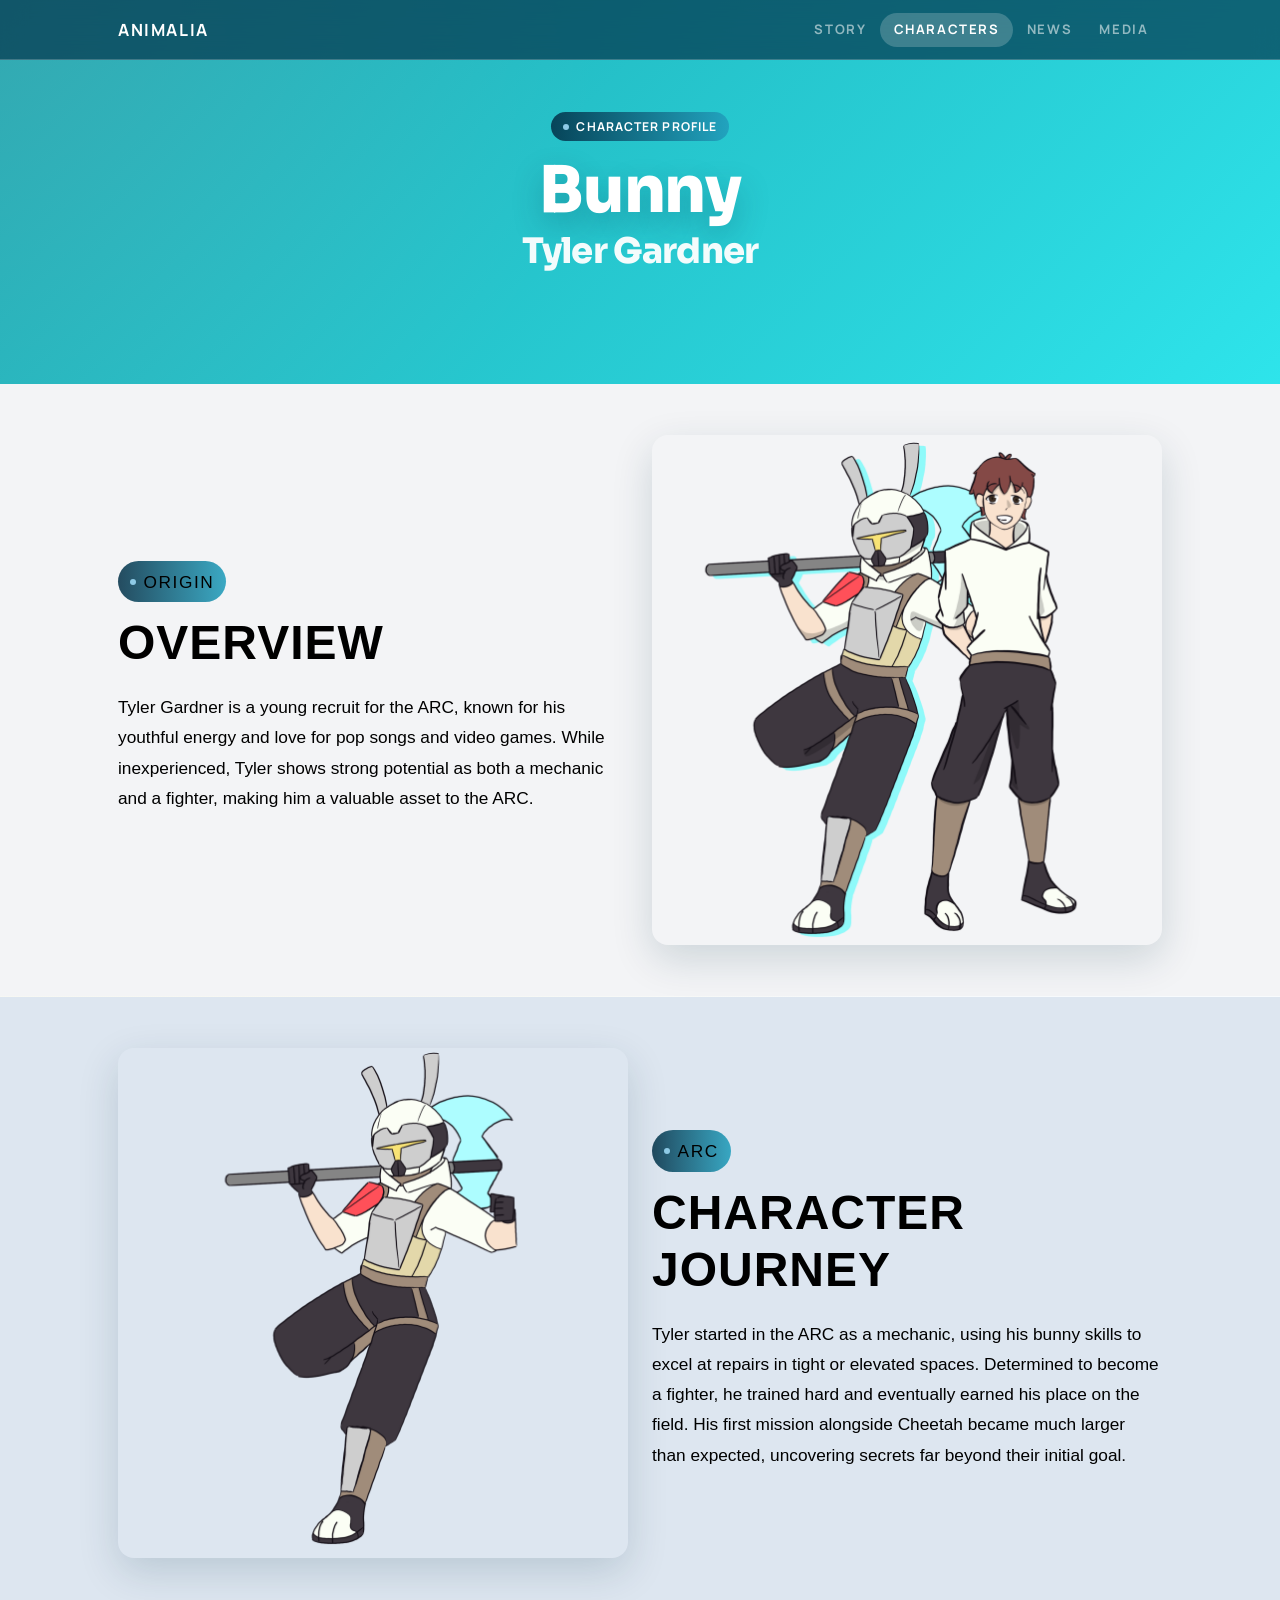
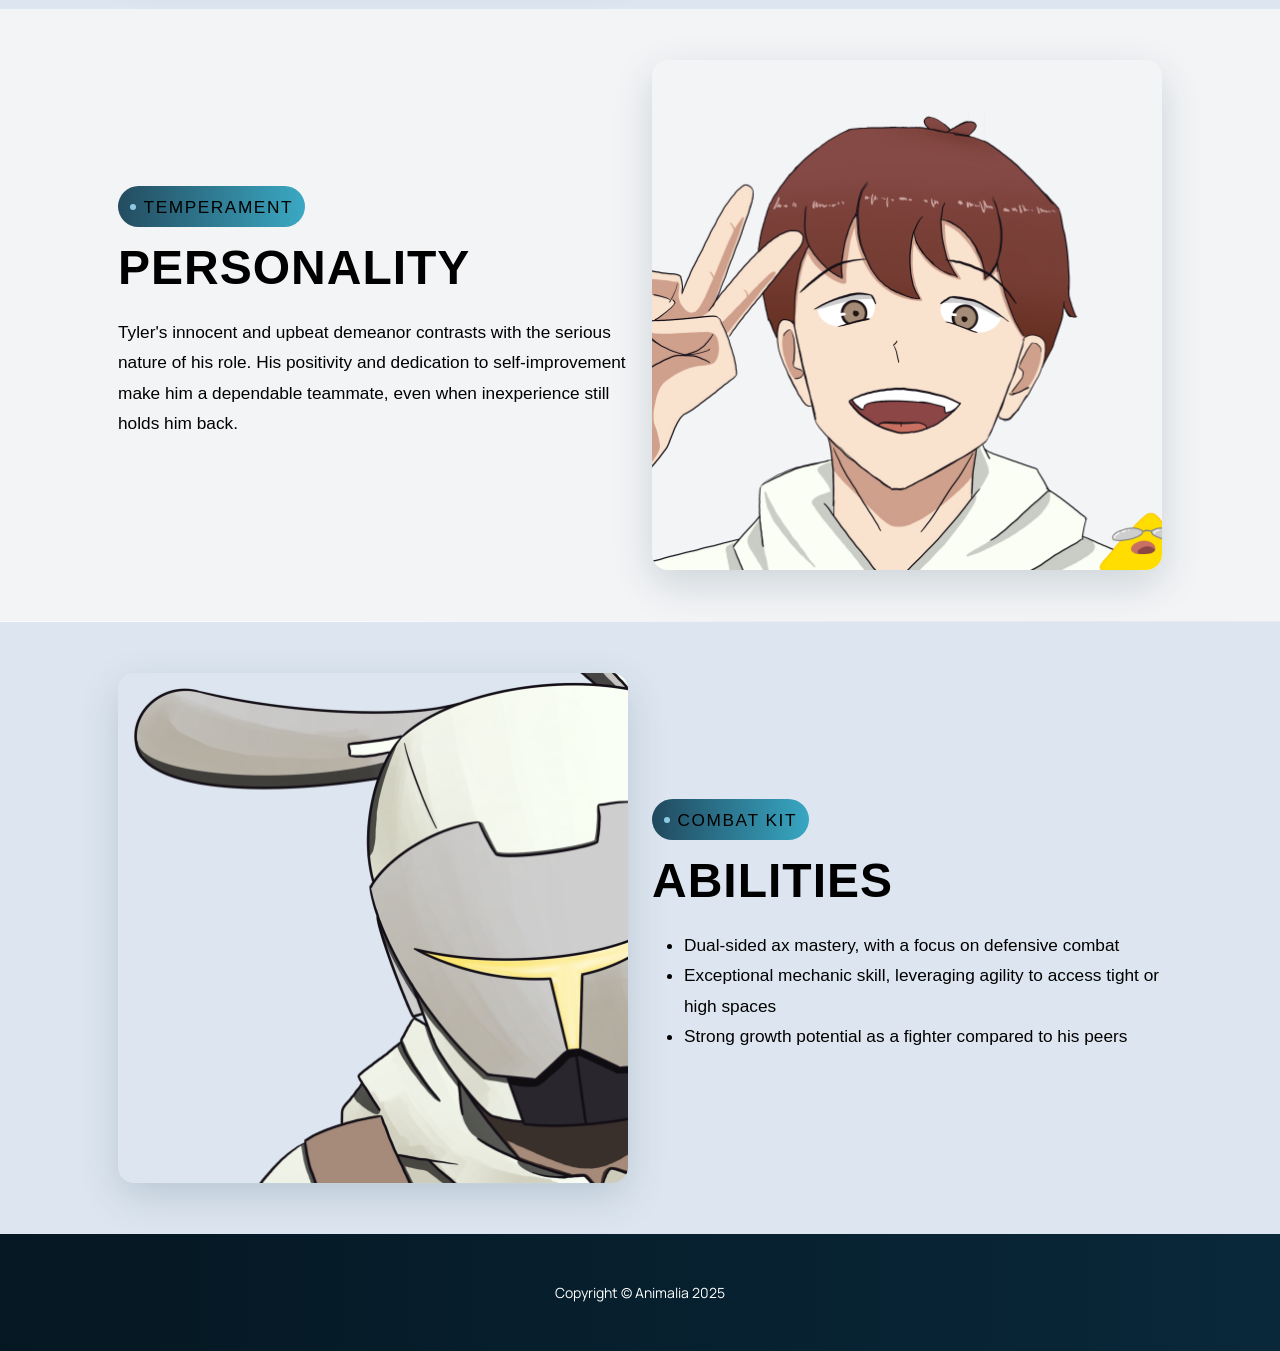
<file: bunny.html>
<!DOCTYPE html>
<html lang="en">
<head>
    <meta charset="UTF-8">
    <meta name="viewport" content="width=device-width, initial-scale=1.0">
    <meta name="theme-color" content="#023047" />
    <title>Bunny - Animalia Character Showcase</title>
    <link rel="icon" type="image/x-icon" href="assets/favicon.ico" />
    <link rel="preconnect" href="https://fonts.googleapis.com" />
    <link rel="preconnect" href="https://fonts.gstatic.com" crossorigin />
    <link rel="stylesheet" href="css/styles.css">
</head>
<body class="character-page bunny-page characters-page">
<nav class="navbar navbar-expand-lg navbar-dark navbar-custom fixed-top">
    <div class="container px-5">
        <a class="navbar-brand" href="index.html">Animalia</a>
        <button class="navbar-toggler" type="button" data-bs-toggle="collapse" data-bs-target="#navbarResponsive" aria-controls="navbarResponsive" aria-expanded="false" aria-label="Toggle navigation">
            <span class="navbar-toggler-icon"></span>
        </button>
        <div class="collapse navbar-collapse" id="navbarResponsive">
            <ul class="navbar-nav ms-auto">
                <li class="nav-item"><a class="nav-link" href="index.html">Story</a></li>
                <li class="nav-item"><a class="nav-link active" href="characters.html" aria-current="page">Characters</a></li>
                <li class="nav-item"><a class="nav-link" href="news.html">News</a></li>
                <li class="nav-item"><a class="nav-link" href="media.html">Media</a></li>
            </ul>
        </div>
    </div>
</nav>
<header class="masthead text-center text-white">
    <div class="masthead-content">
        <div class="container px-5">
            <p class="eyebrow">Character Profile</p>
            <h1 class="masthead-heading mb-0">Bunny</h1>
            <h2 class="masthead-subheading mb-0">Tyler Gardner</h2>
        </div>
    </div>
</header>
<section class="section bg-cheetah-overview" id="overview" style="background-color: #F3F4F6">
    <div class="container px-5">
        <div class="row align-items-center">
            <div class="col-md-6">
                <p class="eyebrow">Origin</p>
                <h2>Overview</h2>
                <p>Tyler Gardner is a young recruit for the ARC, known for his youthful energy and love for pop songs and video games. While inexperienced, Tyler shows strong potential as both a mechanic and a fighter, making him a valuable asset to the ARC.</p>
            </div>
            <div class="col-md-6">
                <img src="assets/img/bunnytyler.png" alt="Tyler Gardner portrait" class="img-fluid rounded" loading="lazy" decoding="async">
            </div>
        </div>
    </div>
</section>
<section class="section bg-cheetah-journey" id="journey" style="background-color: #DDE6F0">
    <div class="container px-5">
        <div class="row align-items-center">
            <div class="col-md-6">
                <img src="assets/img/bunny.png" alt="Bunny combat render" class="img-fluid rounded" loading="lazy" decoding="async">
            </div>
            <div class="col-md-6">
                <p class="eyebrow">Arc</p>
                <h2>Character Journey</h2>
                <p>Tyler started in the ARC as a mechanic, using his bunny skills to excel at repairs in tight or elevated spaces. Determined to become a fighter, he trained hard and eventually earned his place on the field. His first mission alongside Cheetah became much larger than expected, uncovering secrets far beyond their initial goal.</p>
            </div>
        </div>
    </div>
</section>
<section class="section bg-bunny-personality" id="personality" style="background-color: #F3F4F6">
    <div class="container px-5">
        <div class="row align-items-center">
            <div class="col-md-6">
                <p class="eyebrow">Temperament</p>
                <h2>Personality</h2>
                <p>Tyler's innocent and upbeat demeanor contrasts with the serious nature of his role. His positivity and dedication to self-improvement make him a dependable teammate, even when inexperience still holds him back.</p>
            </div>
            <div class="col-md-6">
                <img src="assets/img/bunnypers.png" alt="Bunny personality concept art" class="img-fluid rounded" loading="lazy" decoding="async">
            </div>
        </div>
    </div>
</section>
<section class="section bg-cheetah-abilities" id="abilities" style="background-color: #DDE6F0">
    <div class="container px-5">
        <div class="row align-items-center">
            <div class="col-md-6">
                <img src="assets/img/bunnyabilities.png" alt="Bunny abilities visual" class="img-fluid rounded" loading="lazy" decoding="async">
            </div>
            <div class="col-md-6">
                <p class="eyebrow">Combat Kit</p>
                <h2>Abilities</h2>
                <ul>
                    <li>Dual-sided ax mastery, with a focus on defensive combat</li>
                    <li>Exceptional mechanic skill, leveraging agility to access tight or high spaces</li>
                    <li>Strong growth potential as a fighter compared to his peers</li>
                </ul>
            </div>
        </div>
    </div>
</section>
<footer class="py-5 bg-black">
    <div class="container px-5">
        <p class="m-0 text-center text-white small">Copyright &copy; Animalia 2025</p>
    </div>
</footer>
<script src="https://cdn.jsdelivr.net/npm/bootstrap@5.2.3/dist/js/bootstrap.bundle.min.js"></script>
<script src="js/scripts.js"></script>
</body>
</html>
</file>
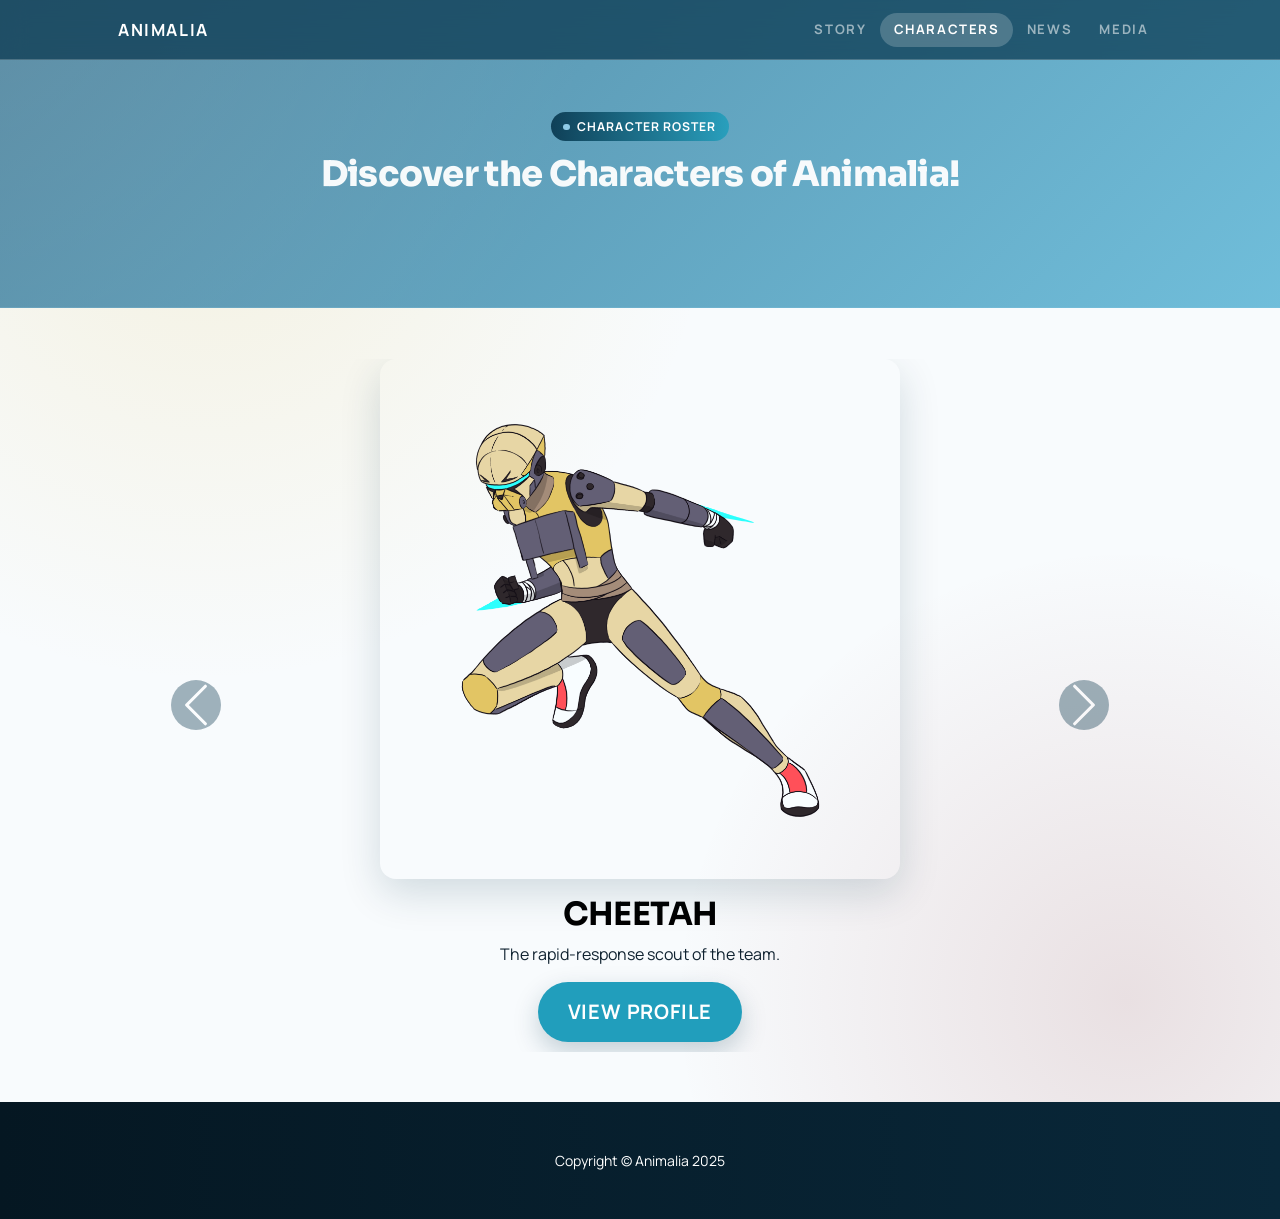
<file: characters.html>
<!DOCTYPE html>
<html lang="en">
<head>
    <meta charset="UTF-8">
    <meta name="viewport" content="width=device-width, initial-scale=1, shrink-to-fit=no">
    <meta name="theme-color" content="#023047" />
    <title>Characters - Animalia</title>
    <link rel="icon" type="image/x-icon" href="assets/favicon.ico">
    <link rel="preconnect" href="https://fonts.googleapis.com" />
    <link rel="preconnect" href="https://fonts.gstatic.com" crossorigin />
    <link href="css/styles.css" rel="stylesheet">
</head>
<body class="characters-page">
<nav class="navbar navbar-expand-lg navbar-dark navbar-custom fixed-top">
    <div class="container px-5">
        <a class="navbar-brand" href="index.html">Animalia</a>
        <button class="navbar-toggler" type="button" data-bs-toggle="collapse" data-bs-target="#navbarResponsive" aria-controls="navbarResponsive" aria-expanded="false" aria-label="Toggle navigation">
            <span class="navbar-toggler-icon"></span>
        </button>
        <div class="collapse navbar-collapse" id="navbarResponsive">
            <ul class="navbar-nav ms-auto">
                <li class="nav-item"><a class="nav-link" href="index.html">Story</a></li>
                <li class="nav-item"><a class="nav-link active" href="characters.html" aria-current="page">Characters</a></li>
                <li class="nav-item"><a class="nav-link" href="news.html">News</a></li>
                <li class="nav-item"><a class="nav-link" href="media.html">Media</a></li>
            </ul>
        </div>
    </div>
</nav>
<header class="masthead text-center text-white">
    <div class="masthead-content">
        <div class="container px-5">
            <p class="eyebrow">Character Roster</p>
            <h2 class="masthead-subheading mb-0">Discover the Characters of Animalia!</h2>
        </div>
    </div>
</header>
<section class="content-section">
    <div class="container px-5">
        <div id="characterCarousel" class="carousel slide" data-bs-interval="false">
            <div class="carousel-inner">
                <div class="carousel-item active">
                    <div class="d-flex flex-column align-items-center">
                        <img src="assets/img/Cheetah_Suit1.png" class="d-block img-fluid rounded" alt="Cheetah in combat suit" loading="eager" fetchpriority="high" decoding="async">
                        <h5 class="mt-3">Cheetah</h5>
                        <p class="mb-2 text-center">The rapid-response scout of the team.</p>
                        <a href="cheetah.html" class="btn btn-primary mt-2" aria-label="View Cheetah profile">View Profile</a>
                    </div>
                </div>
                <div class="carousel-item">
                    <div class="d-flex flex-column align-items-center">
                        <img src="assets/img/bunny2.png" class="d-block img-fluid rounded" alt="Bunny in combat stance" loading="lazy" decoding="async">
                        <h5 class="mt-3">Bunny</h5>
                        <p class="mb-2 text-center">A versatile defender with mechanic instincts.</p>
                        <a href="bunny.html" class="btn btn-primary mt-2" aria-label="View Bunny profile">View Profile</a>
                    </div>
                </div>
                <div class="carousel-item">
                    <div class="d-flex flex-column align-items-center">
                        <img src="assets/img/squid.png" class="d-block img-fluid rounded" alt="Squid enemy portrait" loading="lazy" decoding="async">
                        <h5 class="mt-3">Squid</h5>
                        <p class="mb-2 text-center">A silent Dominion threat with chained precision.</p>
                        <a href="squid.html" class="btn btn-primary mt-2" aria-label="View Squid profile">View Profile</a>
                    </div>
                </div>
            </div>
            <button class="carousel-control-prev" type="button" data-bs-target="#characterCarousel" data-bs-slide="prev">
                <span class="carousel-control-prev-icon" aria-hidden="true"></span>
                <span class="visually-hidden">Previous</span>
            </button>
            <button class="carousel-control-next" type="button" data-bs-target="#characterCarousel" data-bs-slide="next">
                <span class="carousel-control-next-icon" aria-hidden="true"></span>
                <span class="visually-hidden">Next</span>
            </button>
        </div>
    </div>
</section>
<footer class="py-5 bg-black">
    <div class="container px-5">
        <p class="m-0 text-center text-white small">Copyright &copy; Animalia 2025</p>
    </div>
</footer>
<script src="https://cdn.jsdelivr.net/npm/bootstrap@5.2.3/dist/js/bootstrap.bundle.min.js"></script>
<script src="js/scripts.js"></script>
</body>
</html>
</file>
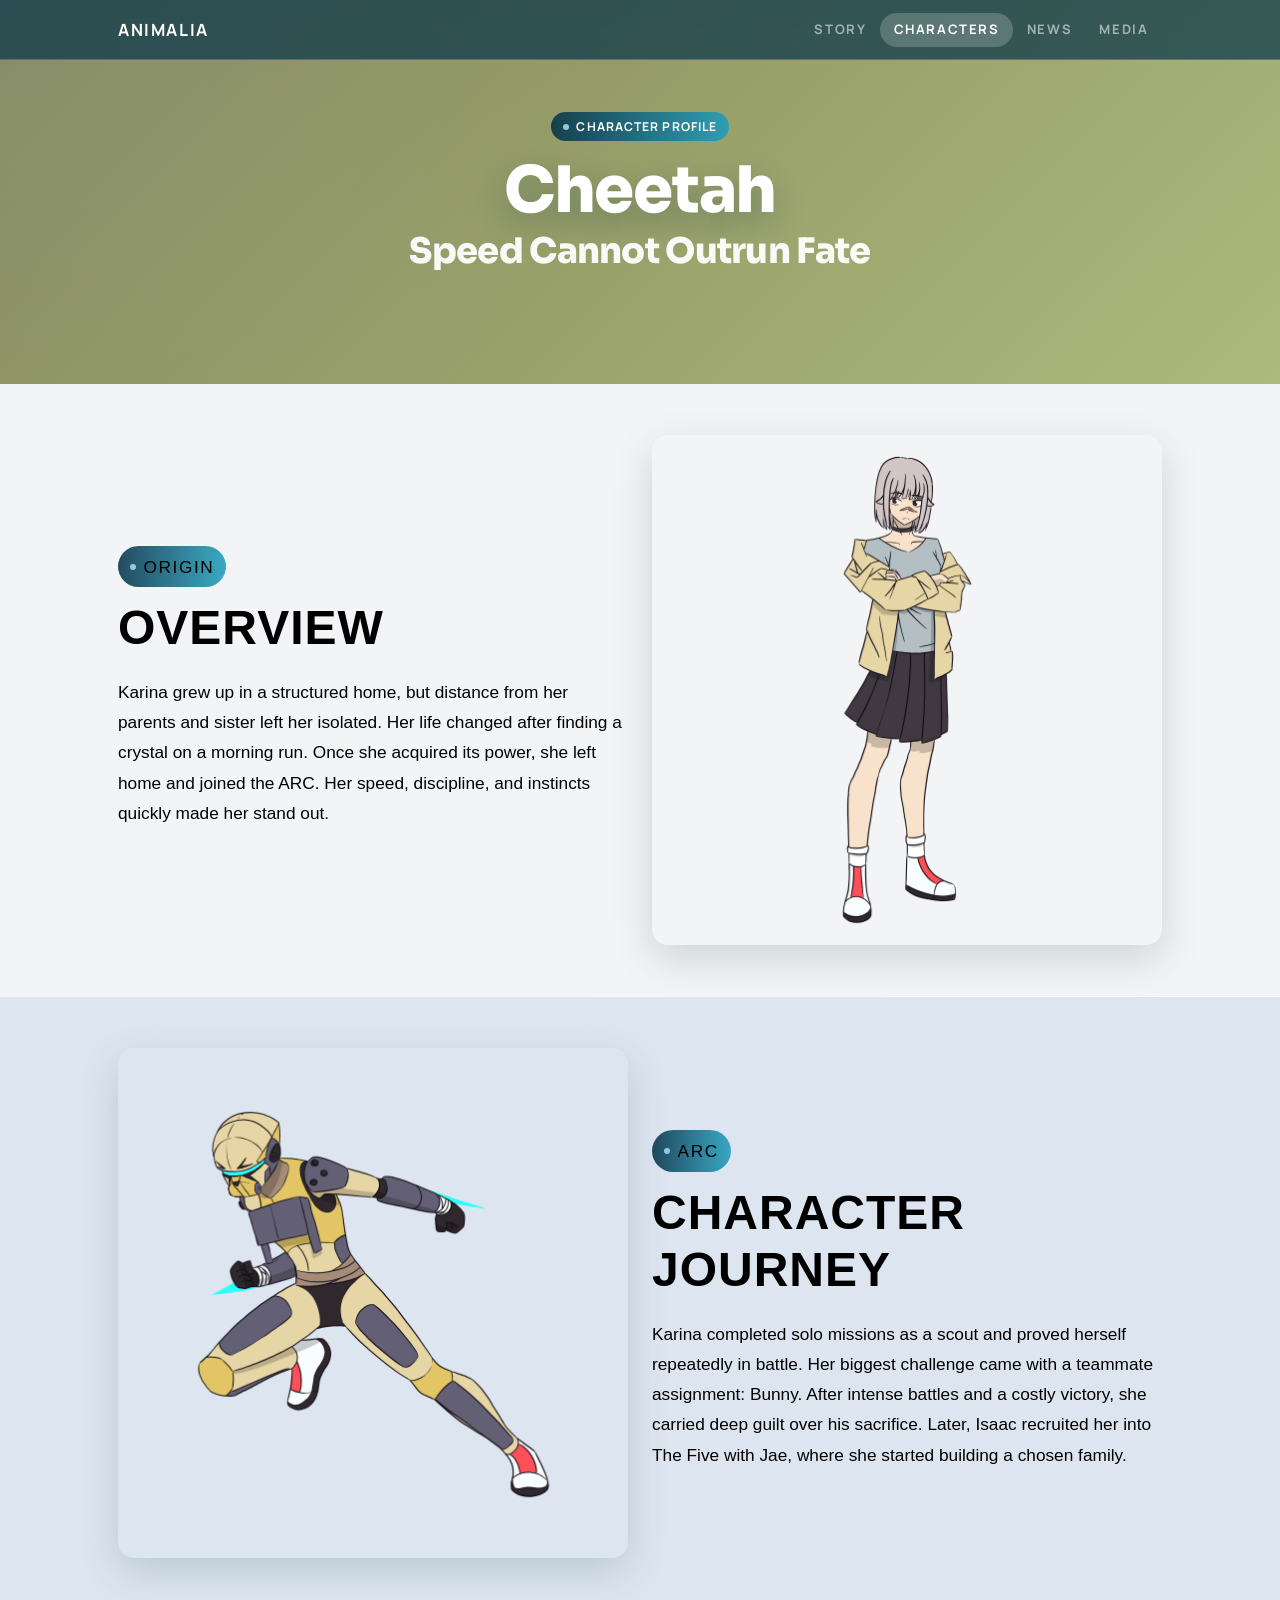
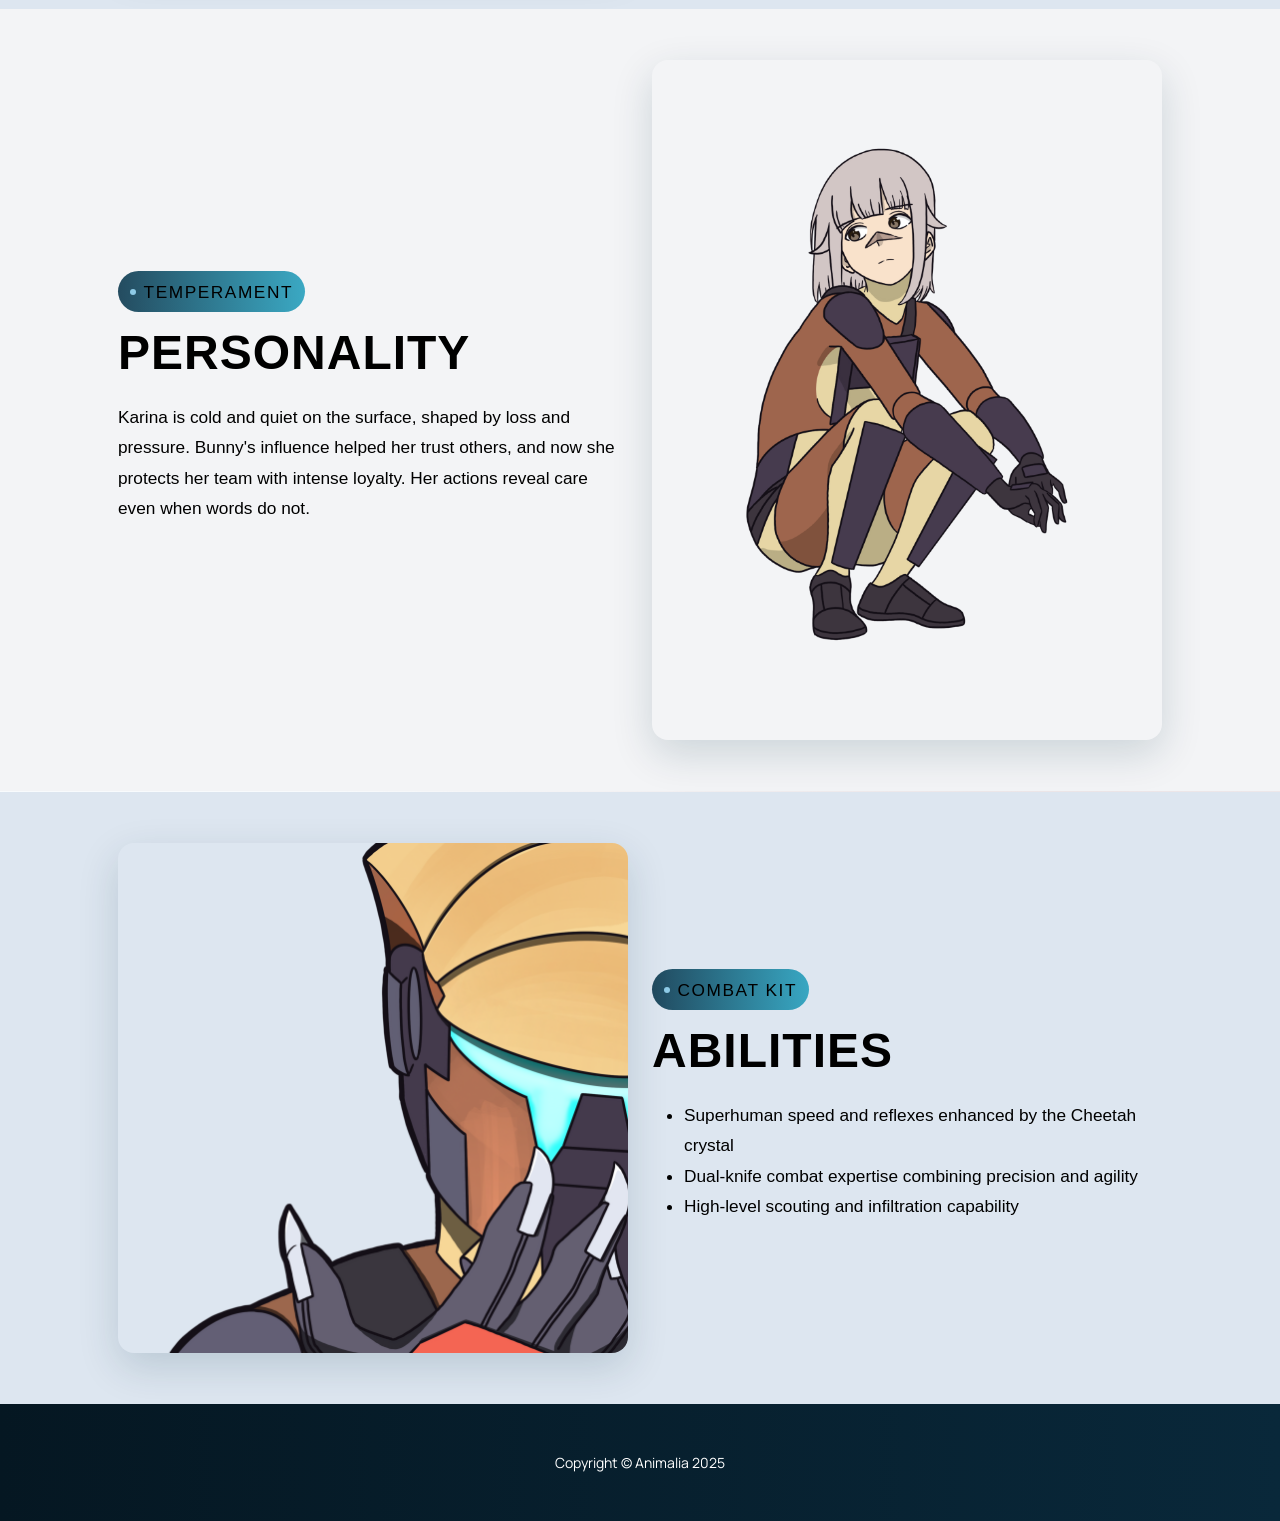
<file: cheetah.html>
<!DOCTYPE html>
<html lang="en">
<head>
    <meta charset="UTF-8">
    <meta name="viewport" content="width=device-width, initial-scale=1.0">
    <meta name="theme-color" content="#023047" />
    <title>Cheetah - Animalia Character Showcase</title>
    <link rel="icon" type="image/x-icon" href="assets/favicon.ico" />
    <link rel="preconnect" href="https://fonts.googleapis.com" />
    <link rel="preconnect" href="https://fonts.gstatic.com" crossorigin />
    <link rel="stylesheet" href="css/styles.css">
</head>
<body class="character-page cheetah-page characters-page">
<nav class="navbar navbar-expand-lg navbar-dark navbar-custom fixed-top">
    <div class="container px-5">
        <a class="navbar-brand" href="index.html">Animalia</a>
        <button class="navbar-toggler" type="button" data-bs-toggle="collapse" data-bs-target="#navbarResponsive" aria-controls="navbarResponsive" aria-expanded="false" aria-label="Toggle navigation">
            <span class="navbar-toggler-icon"></span>
        </button>
        <div class="collapse navbar-collapse" id="navbarResponsive">
            <ul class="navbar-nav ms-auto">
                <li class="nav-item"><a class="nav-link" href="index.html">Story</a></li>
                <li class="nav-item"><a class="nav-link active" href="characters.html" aria-current="page">Characters</a></li>
                <li class="nav-item"><a class="nav-link" href="news.html">News</a></li>
                <li class="nav-item"><a class="nav-link" href="media.html">Media</a></li>
            </ul>
        </div>
    </div>
</nav>
<header class="masthead text-center text-white">
    <div class="masthead-content">
        <div class="container px-5">
            <p class="eyebrow">Character Profile</p>
            <h1 class="masthead-heading mb-0">Cheetah</h1>
            <h2 class="masthead-subheading mb-0">Speed Cannot Outrun Fate</h2>
        </div>
    </div>
</header>
<section class="section bg-cheetah-overview" id="overview" style="background-color: #F3F4F6">
    <div class="container px-5">
        <div class="row align-items-center">
            <div class="col-md-6">
                <p class="eyebrow">Origin</p>
                <h2>Overview</h2>
                <p>Karina grew up in a structured home, but distance from her parents and sister left her isolated. Her life changed after finding a crystal on a morning run. Once she acquired its power, she left home and joined the ARC. Her speed, discipline, and instincts quickly made her stand out.</p>
            </div>
            <div class="col-md-6">
                <img src="assets/img/Cheetah_KarinaVer.png" alt="Karina character portrait" class="img-fluid rounded" loading="lazy" decoding="async">
            </div>
        </div>
    </div>
</section>
<section class="section bg-cheetah-journey" id="journey" style="background-color: #DDE6F0">
    <div class="container px-5">
        <div class="row align-items-center">
            <div class="col-md-6">
                <img src="assets/img/Cheetah_Suit1.png" alt="Cheetah suit action render" class="img-fluid rounded" loading="lazy" decoding="async">
            </div>
            <div class="col-md-6">
                <p class="eyebrow">Arc</p>
                <h2>Character Journey</h2>
                <p>Karina completed solo missions as a scout and proved herself repeatedly in battle. Her biggest challenge came with a teammate assignment: Bunny. After intense battles and a costly victory, she carried deep guilt over his sacrifice. Later, Isaac recruited her into The Five with Jae, where she started building a chosen family.</p>
            </div>
        </div>
    </div>
</section>
<section class="section bg-cheetah-personality" id="personality" style="background-color: #F3F4F6">
    <div class="container px-5">
        <div class="row align-items-center">
            <div class="col-md-6">
                <p class="eyebrow">Temperament</p>
                <h2>Personality</h2>
                <p>Karina is cold and quiet on the surface, shaped by loss and pressure. Bunny's influence helped her trust others, and now she protects her team with intense loyalty. Her actions reveal care even when words do not.</p>
            </div>
            <div class="col-md-6">
                <img src="assets/img/Cheetah.png" alt="Cheetah personality portrait" class="img-fluid rounded" loading="lazy" decoding="async">
            </div>
        </div>
    </div>
</section>
<section class="section bg-cheetah-journey" id="abilities" style="background-color: #DDE6F0">
    <div class="container px-5">
        <div class="row align-items-center">
            <div class="col-md-6">
                <img src="assets/img/Untitled_Artwork%201.png" alt="Cheetah ability concept artwork" class="img-fluid rounded" loading="lazy" decoding="async">
            </div>
            <div class="col-md-6">
                <p class="eyebrow">Combat Kit</p>
                <h2>Abilities</h2>
                <ul>
                    <li>Superhuman speed and reflexes enhanced by the Cheetah crystal</li>
                    <li>Dual-knife combat expertise combining precision and agility</li>
                    <li>High-level scouting and infiltration capability</li>
                </ul>
            </div>
        </div>
    </div>
</section>
<footer class="py-5 bg-black">
    <div class="container px-5">
        <p class="m-0 text-center text-white small">Copyright &copy; Animalia 2025</p>
    </div>
</footer>
<script src="https://cdn.jsdelivr.net/npm/bootstrap@5.2.3/dist/js/bootstrap.bundle.min.js"></script>
<script src="js/scripts.js"></script>
</body>
</html>
</file>
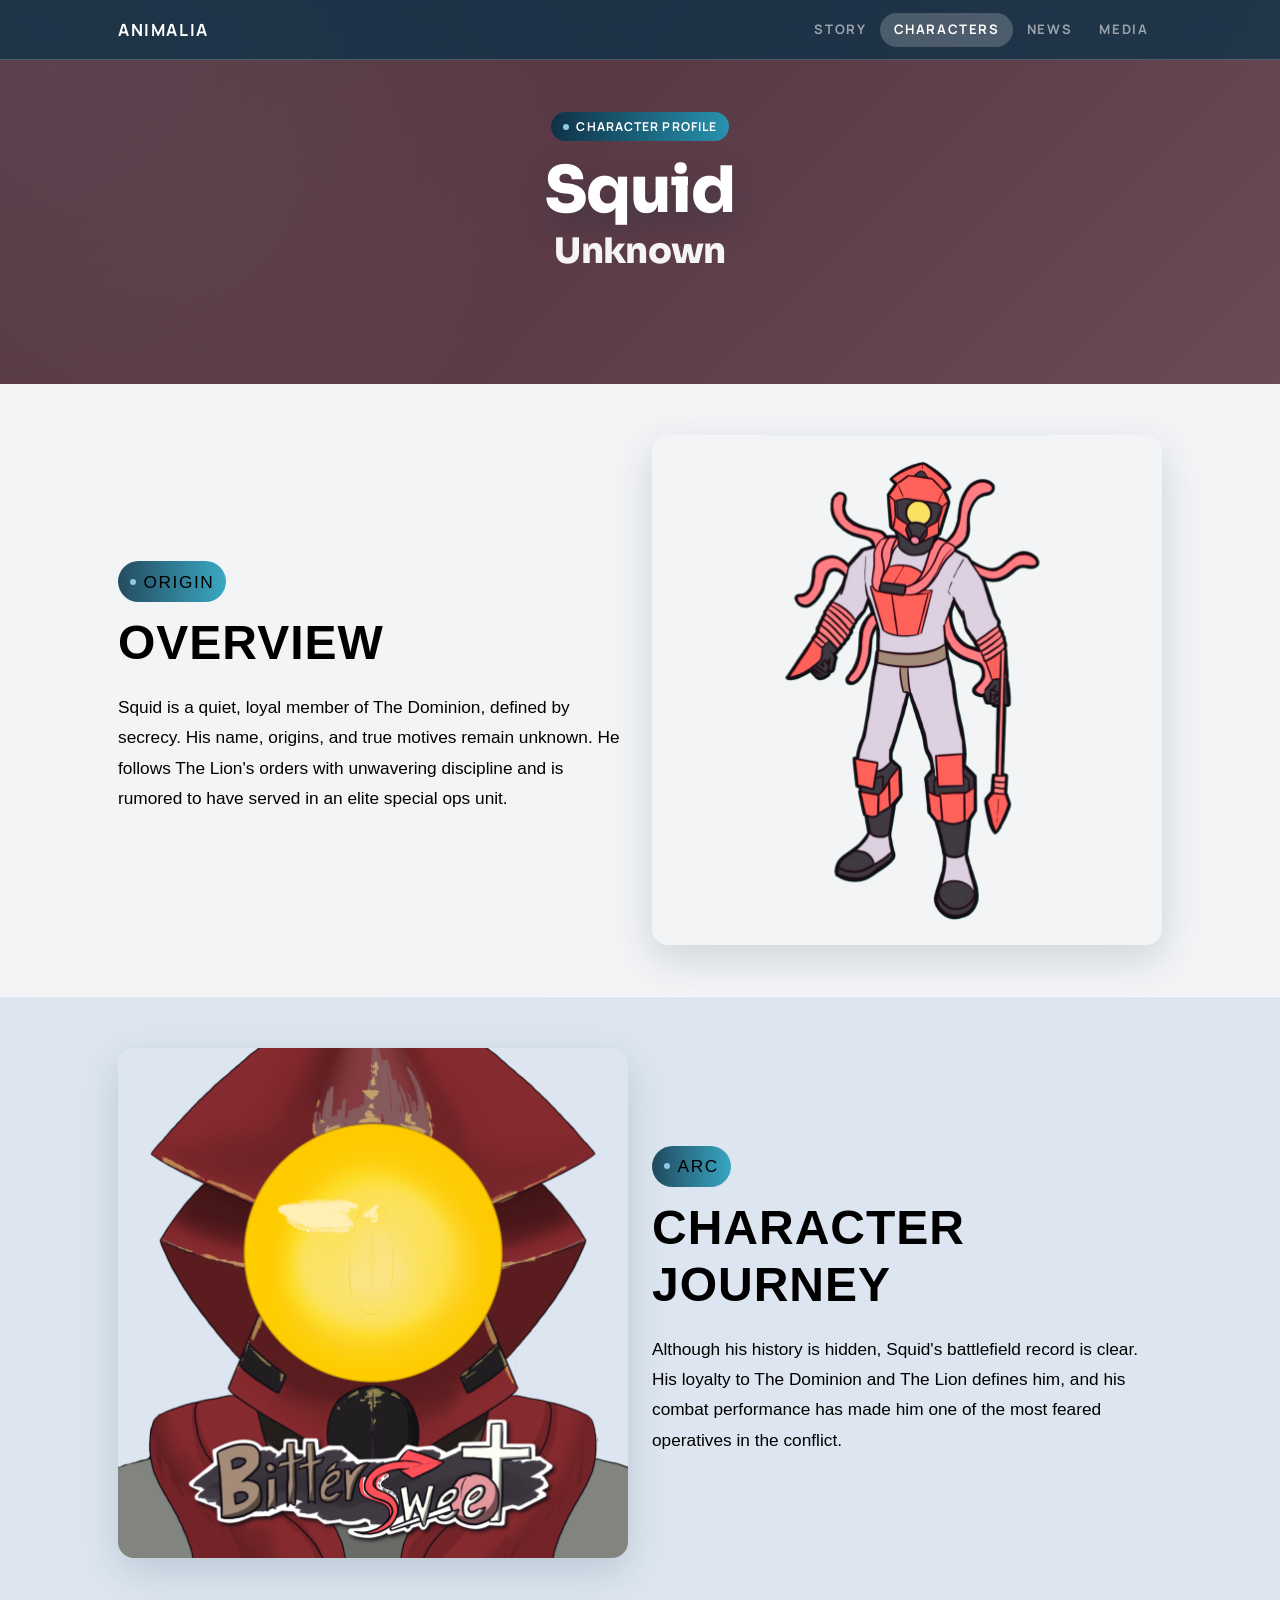
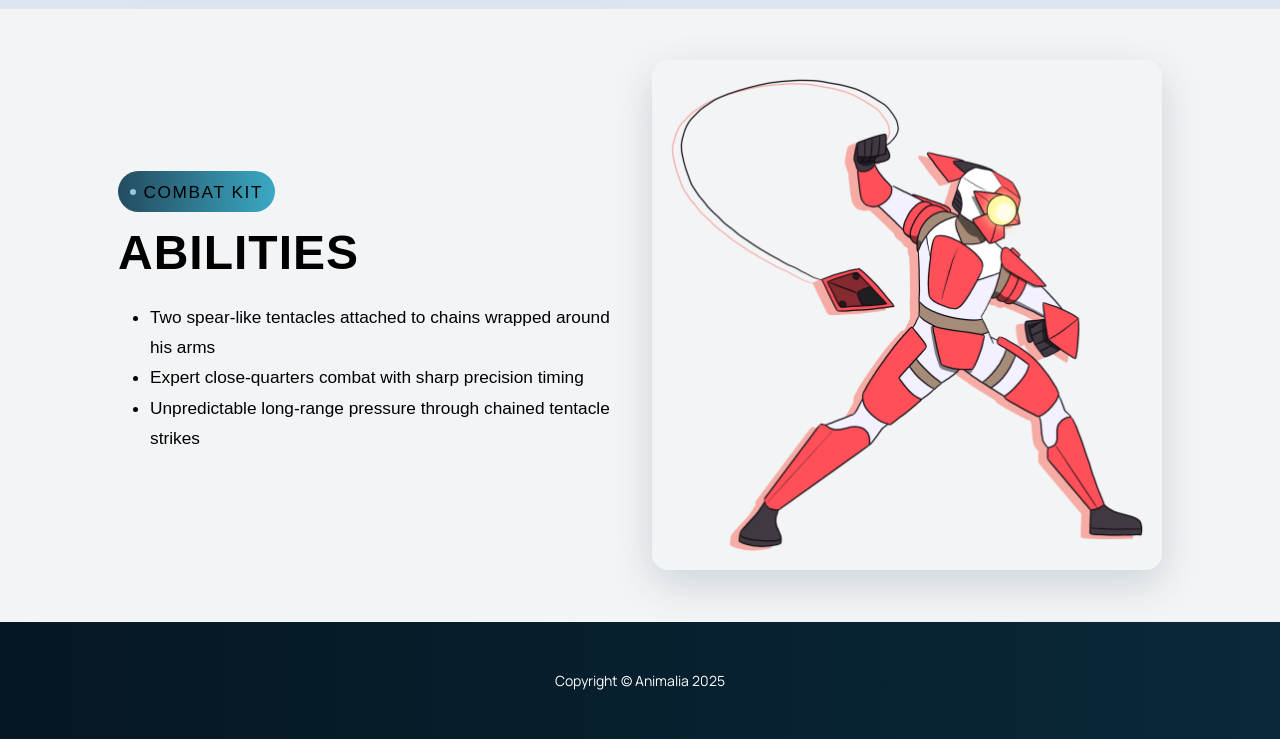
<file: squid.html>
<!DOCTYPE html>
<html lang="en">
<head>
    <meta charset="UTF-8">
    <meta name="viewport" content="width=device-width, initial-scale=1.0">
    <meta name="theme-color" content="#023047" />
    <title>Squid - Animalia Character Showcase</title>
    <link rel="icon" type="image/x-icon" href="assets/favicon.ico" />
    <link rel="preconnect" href="https://fonts.googleapis.com" />
    <link rel="preconnect" href="https://fonts.gstatic.com" crossorigin />
    <link rel="stylesheet" href="css/styles.css">
</head>
<body class="character-page squid-page characters-page">
<nav class="navbar navbar-expand-lg navbar-dark navbar-custom fixed-top">
    <div class="container px-5">
        <a class="navbar-brand" href="index.html">Animalia</a>
        <button class="navbar-toggler" type="button" data-bs-toggle="collapse" data-bs-target="#navbarResponsive" aria-controls="navbarResponsive" aria-expanded="false" aria-label="Toggle navigation">
            <span class="navbar-toggler-icon"></span>
        </button>
        <div class="collapse navbar-collapse" id="navbarResponsive">
            <ul class="navbar-nav ms-auto">
                <li class="nav-item"><a class="nav-link" href="index.html">Story</a></li>
                <li class="nav-item"><a class="nav-link active" href="characters.html" aria-current="page">Characters</a></li>
                <li class="nav-item"><a class="nav-link" href="news.html">News</a></li>
                <li class="nav-item"><a class="nav-link" href="media.html">Media</a></li>
            </ul>
        </div>
    </div>
</nav>
<header class="masthead text-center text-white">
    <div class="masthead-content">
        <div class="container px-5">
            <p class="eyebrow">Character Profile</p>
            <h1 class="masthead-heading mb-0">Squid</h1>
            <h2 class="masthead-subheading mb-0">Unknown</h2>
        </div>
    </div>
</header>
<section class="section bg-squid-overview" id="overview" style="background-color: #F3F4F6">
    <div class="container px-5">
        <div class="row align-items-center">
            <div class="col-md-6">
                <p class="eyebrow">Origin</p>
                <h2>Overview</h2>
                <p>Squid is a quiet, loyal member of The Dominion, defined by secrecy. His name, origins, and true motives remain unknown. He follows The Lion's orders with unwavering discipline and is rumored to have served in an elite special ops unit.</p>
            </div>
            <div class="col-md-6">
                <img src="assets/img/squidoverview.png" alt="Squid overview character art" class="img-fluid rounded" loading="lazy" decoding="async">
            </div>
        </div>
    </div>
</section>
<section class="section bg-squid-journey" id="journey" style="background-color: #DDE6F0">
    <div class="container px-5">
        <div class="row align-items-center">
            <div class="col-md-6">
                <img src="assets/img/squidjourney.png" alt="Squid in battle visual" class="img-fluid rounded" loading="lazy" decoding="async">
            </div>
            <div class="col-md-6">
                <p class="eyebrow">Arc</p>
                <h2>Character Journey</h2>
                <p>Although his history is hidden, Squid's battlefield record is clear. His loyalty to The Dominion and The Lion defines him, and his combat performance has made him one of the most feared operatives in the conflict.</p>
            </div>
        </div>
    </div>
</section>
<section class="section bg-squid-abilities" id="abilities" style="background-color: #F3F4F6">
    <div class="container px-5">
        <div class="row align-items-center">
            <div class="col-md-6">
                <p class="eyebrow">Combat Kit</p>
                <h2>Abilities</h2>
                <ul>
                    <li>Two spear-like tentacles attached to chains wrapped around his arms</li>
                    <li>Expert close-quarters combat with sharp precision timing</li>
                    <li>Unpredictable long-range pressure through chained tentacle strikes</li>
                </ul>
            </div>
            <div class="col-md-6">
                <img src="assets/img/squidabilities.png" alt="Squid abilities concept art" class="img-fluid rounded" loading="lazy" decoding="async">
            </div>
        </div>
    </div>
</section>
<footer class="py-5 bg-black">
    <div class="container px-5">
        <p class="m-0 text-center text-white small">Copyright &copy; Animalia 2025</p>
    </div>
</footer>
<script src="https://cdn.jsdelivr.net/npm/bootstrap@5.2.3/dist/js/bootstrap.bundle.min.js"></script>
<script src="js/scripts.js"></script>
</body>
</html>
</file>
<file: css/styles.css>
@charset "UTF-8";
@import url("https://fonts.googleapis.com/css2?family=Sora:wght@500;600;700;800&family=Manrope:wght@400;500;600;700&display=swap");
/*!
* Start Bootstrap - One Page Wonder v6.0.6 (https://startbootstrap.com/theme/one-page-wonder)
* Copyright 2013-2023 Start Bootstrap
* Licensed under MIT (https://github.com/StartBootstrap/startbootstrap-one-page-wonder/blob/master/LICENSE)
*/
/*!
 * Bootstrap  v5.2.3 (https://getbootstrap.com/)
 * Copyright 2011-2022 The Bootstrap Authors
 * Copyright 2011-2022 Twitter, Inc.
 * Licensed under MIT (https://github.com/twbs/bootstrap/blob/main/LICENSE)
 */
:root {
  --bs-blue: #0d6efd;
  --bs-indigo: #6610f2;
  --bs-purple: #6f42c1;
  --bs-pink: #ee0979;
  --bs-red: #dc3545;
  --bs-orange: #ff6a00;
  --bs-yellow: #ffc107;
  --bs-green: #198754;
  --bs-teal: #20c997;
  --bs-cyan: #0dcaf0;
  --bs-black: #000;
  --bs-white: #fff;
  --bs-gray: #6c757d;
  --bs-gray-dark: #343a40;
  --bs-gray-100: #f8f9fa;
  --bs-gray-200: #e9ecef;
  --bs-gray-300: #dee2e6;
  --bs-gray-400: #ced4da;
  --bs-gray-500: #adb5bd;
  --bs-gray-600: #6c757d;
  --bs-gray-700: #495057;
  --bs-gray-800: #343a40;
  --bs-gray-900: #212529;
  --bs-primary: #ee0979;
  --bs-secondary: #ff6a00;
  --bs-success: #198754;
  --bs-info: #0dcaf0;
  --bs-warning: #ffc107;
  --bs-danger: #dc3545;
  --bs-light: #f8f9fa;
  --bs-dark: #212529;
  --bs-primary-rgb: 238, 9, 121;
  --bs-secondary-rgb: 255, 106, 0;
  --bs-success-rgb: 25, 135, 84;
  --bs-info-rgb: 13, 202, 240;
  --bs-warning-rgb: 255, 193, 7;
  --bs-danger-rgb: 220, 53, 69;
  --bs-light-rgb: 248, 249, 250;
  --bs-dark-rgb: 33, 37, 41;
  --bs-white-rgb: 255, 255, 255;
  --bs-black-rgb: 0, 0, 0;
  --bs-body-color-rgb: 33, 37, 41;
  --bs-body-bg-rgb: 255, 255, 255;
  --bs-font-sans-serif: system-ui, -apple-system, "Segoe UI", Roboto, "Helvetica Neue", "Noto Sans", "Liberation Sans", Arial, sans-serif, "Apple Color Emoji", "Segoe UI Emoji", "Segoe UI Symbol", "Noto Color Emoji";
  --bs-font-monospace: SFMono-Regular, Menlo, Monaco, Consolas, "Liberation Mono", "Courier New", monospace;
  --bs-gradient: linear-gradient(180deg, rgba(255, 255, 255, 0.15), rgba(255, 255, 255, 0));
  --bs-body-font-family: Lato, -apple-system, BlinkMacSystemFont, Segoe UI, Roboto, Helvetica Neue, Arial, sans-serif, Apple Color Emoji, Segoe UI Emoji, Segoe UI Symbol, Noto Color Emoji;
  --bs-body-font-size: 1rem;
  --bs-body-font-weight: 400;
  --bs-body-line-height: 1.5;
  --bs-body-color: #212529;
  --bs-body-bg: #fff;
  --bs-border-width: 1px;
  --bs-border-style: solid;
  --bs-border-color: #dee2e6;
  --bs-border-color-translucent: rgba(0, 0, 0, 0.175);
  --bs-border-radius: 0.375rem;
  --bs-border-radius-sm: 0.25rem;
  --bs-border-radius-lg: 0.5rem;
  --bs-border-radius-xl: 1rem;
  --bs-border-radius-2xl: 2rem;
  --bs-border-radius-pill: 50rem;
  --bs-link-color: #ee0979;
  --bs-link-hover-color: #be0761;
  --bs-code-color: #ee0979;
  --bs-highlight-bg: #fff3cd;
}

*,
*::before,
*::after {
  box-sizing: border-box;
}

@media (prefers-reduced-motion: no-preference) {
  :root {
    scroll-behavior: smooth;
  }
}

body {
  margin: 0;
  font-family: var(--bs-body-font-family);
  font-size: var(--bs-body-font-size);
  font-weight: var(--bs-body-font-weight);
  line-height: var(--bs-body-line-height);
  color: var(--bs-body-color);
  text-align: var(--bs-body-text-align);
  background-color: var(--bs-body-bg);
  -webkit-text-size-adjust: 100%;
  -webkit-tap-highlight-color: rgba(0, 0, 0, 0);
}

hr {
  margin: 1rem 0;
  color: inherit;
  border: 0;
  border-top: 1px solid;
  opacity: 0.25;
}

h6, .h6, h5, .h5, h4, .h4, h3, .h3, h2, .h2, h1, .h1 {
  margin-top: 0;
  margin-bottom: 0.5rem;
  font-family: "Catamaran", -apple-system, BlinkMacSystemFont, "Segoe UI", Roboto, "Helvetica Neue", Arial, sans-serif, "Apple Color Emoji", "Segoe UI Emoji", "Segoe UI Symbol", "Noto Color Emoji";
  font-weight: 800;
  line-height: 1.2;
}

h1, .h1 {
  font-size: calc(1.375rem + 1.5vw);
}
@media (min-width: 1200px) {
  h1, .h1 {
    font-size: 2.5rem;
  }
}

h2, .h2 {
  font-size: calc(1.325rem + 0.9vw);
}
@media (min-width: 1200px) {
  h2, .h2 {
    font-size: 2rem;
  }
}

h3, .h3 {
  font-size: calc(1.3rem + 0.6vw);
}
@media (min-width: 1200px) {
  h3, .h3 {
    font-size: 1.75rem;
  }
}

h4, .h4 {
  font-size: calc(1.275rem + 0.3vw);
}
@media (min-width: 1200px) {
  h4, .h4 {
    font-size: 1.5rem;
  }
}

h5, .h5 {
  font-size: 1.25rem;
}

h6, .h6 {
  font-size: 1rem;
}

p {
  margin-top: 0;
  margin-bottom: 1rem;
}

abbr[title] {
  -webkit-text-decoration: underline dotted;
          text-decoration: underline dotted;
  cursor: help;
  -webkit-text-decoration-skip-ink: none;
          text-decoration-skip-ink: none;
}

address {
  margin-bottom: 1rem;
  font-style: normal;
  line-height: inherit;
}

ol,
ul {
  padding-left: 2rem;
}

ol,
ul,
dl {
  margin-top: 0;
  margin-bottom: 1rem;
}

ol ol,
ul ul,
ol ul,
ul ol {
  margin-bottom: 0;
}

dt {
  font-weight: 700;
}

dd {
  margin-bottom: 0.5rem;
  margin-left: 0;
}

blockquote {
  margin: 0 0 1rem;
}

b,
strong {
  font-weight: bolder;
}

small, .small {
  font-size: 0.875em;
}

mark, .mark {
  padding: 0.1875em;
  background-color: var(--bs-highlight-bg);
}

sub,
sup {
  position: relative;
  font-size: 0.75em;
  line-height: 0;
  vertical-align: baseline;
}

sub {
  bottom: -0.25em;
}

sup {
  top: -0.5em;
}

a {
  color: var(--bs-link-color);
  text-decoration: underline;
}
a:hover {
  color: var(--bs-link-hover-color);
}

a:not([href]):not([class]), a:not([href]):not([class]):hover {
  color: inherit;
  text-decoration: none;
}

pre,
code,
kbd,
samp {
  font-family: var(--bs-font-monospace);
  font-size: 1em;
}

pre {
  display: block;
  margin-top: 0;
  margin-bottom: 1rem;
  overflow: auto;
  font-size: 0.875em;
}
pre code {
  font-size: inherit;
  color: inherit;
  word-break: normal;
}

code {
  font-size: 0.875em;
  color: var(--bs-code-color);
  word-wrap: break-word;
}
a > code {
  color: inherit;
}

kbd {
  padding: 0.1875rem 0.375rem;
  font-size: 0.875em;
  color: var(--bs-body-bg);
  background-color: var(--bs-body-color);
  border-radius: 0.25rem;
}
kbd kbd {
  padding: 0;
  font-size: 1em;
}

figure {
  margin: 0 0 1rem;
}

img,
svg {
  vertical-align: middle;
}

table {
  caption-side: bottom;
  border-collapse: collapse;
}

caption {
  padding-top: 0.5rem;
  padding-bottom: 0.5rem;
  color: #6c757d;
  text-align: left;
}

th {
  text-align: inherit;
  text-align: -webkit-match-parent;
}

thead,
tbody,
tfoot,
tr,
td,
th {
  border-color: inherit;
  border-style: solid;
  border-width: 0;
}

label {
  display: inline-block;
}

button {
  border-radius: 0;
}

button:focus:not(:focus-visible) {
  outline: 0;
}

input,
button,
select,
optgroup,
textarea {
  margin: 0;
  font-family: inherit;
  font-size: inherit;
  line-height: inherit;
}

button,
select {
  text-transform: none;
}

[role=button] {
  cursor: pointer;
}

select {
  word-wrap: normal;
}
select:disabled {
  opacity: 1;
}

[list]:not([type=date]):not([type=datetime-local]):not([type=month]):not([type=week]):not([type=time])::-webkit-calendar-picker-indicator {
  display: none !important;
}

button,
[type=button],
[type=reset],
[type=submit] {
  -webkit-appearance: button;
}
button:not(:disabled),
[type=button]:not(:disabled),
[type=reset]:not(:disabled),
[type=submit]:not(:disabled) {
  cursor: pointer;
}

::-moz-focus-inner {
  padding: 0;
  border-style: none;
}

textarea {
  resize: vertical;
}

fieldset {
  min-width: 0;
  padding: 0;
  margin: 0;
  border: 0;
}

legend {
  float: left;
  width: 100%;
  padding: 0;
  margin-bottom: 0.5rem;
  font-size: calc(1.275rem + 0.3vw);
  line-height: inherit;
}
@media (min-width: 1200px) {
  legend {
    font-size: 1.5rem;
  }
}
legend + * {
  clear: left;
}

::-webkit-datetime-edit-fields-wrapper,
::-webkit-datetime-edit-text,
::-webkit-datetime-edit-minute,
::-webkit-datetime-edit-hour-field,
::-webkit-datetime-edit-day-field,
::-webkit-datetime-edit-month-field,
::-webkit-datetime-edit-year-field {
  padding: 0;
}

::-webkit-inner-spin-button {
  height: auto;
}

[type=search] {
  outline-offset: -2px;
  -webkit-appearance: textfield;
}

/* rtl:raw:
[type="tel"],
[type="url"],
[type="email"],
[type="number"] {
  direction: ltr;
}
*/
::-webkit-search-decoration {
  -webkit-appearance: none;
}

::-webkit-color-swatch-wrapper {
  padding: 0;
}

::file-selector-button {
  font: inherit;
  -webkit-appearance: button;
}

output {
  display: inline-block;
}

iframe {
  border: 0;
}

summary {
  display: list-item;
  cursor: pointer;
}

progress {
  vertical-align: baseline;
}

[hidden] {
  display: none !important;
}

.lead {
  font-size: 1.25rem;
  font-weight: 300;
}

.display-1 {
  font-size: calc(1.625rem + 4.5vw);
  font-weight: 300;
  line-height: 1.2;
}
@media (min-width: 1200px) {
  .display-1 {
    font-size: 5rem;
  }
}

.display-2 {
  font-size: calc(1.575rem + 3.9vw);
  font-weight: 300;
  line-height: 1.2;
}
@media (min-width: 1200px) {
  .display-2 {
    font-size: 4.5rem;
  }
}

.display-3 {
  font-size: calc(1.525rem + 3.3vw);
  font-weight: 300;
  line-height: 1.2;
}
@media (min-width: 1200px) {
  .display-3 {
    font-size: 4rem;
  }
}

.display-4 {
  font-size: calc(1.475rem + 2.7vw);
  font-weight: 300;
  line-height: 1.2;
}
@media (min-width: 1200px) {
  .display-4 {
    font-size: 3.5rem;
  }
}

.display-5 {
  font-size: calc(1.425rem + 2.1vw);
  font-weight: 300;
  line-height: 1.2;
}
@media (min-width: 1200px) {
  .display-5 {
    font-size: 3rem;
  }
}

.display-6 {
  font-size: calc(1.375rem + 1.5vw);
  font-weight: 300;
  line-height: 1.2;
}
@media (min-width: 1200px) {
  .display-6 {
    font-size: 2.5rem;
  }
}

.list-unstyled {
  padding-left: 0;
  list-style: none;
}

.list-inline {
  padding-left: 0;
  list-style: none;
}

.list-inline-item {
  display: inline-block;
}
.list-inline-item:not(:last-child) {
  margin-right: 0.5rem;
}

.initialism {
  font-size: 0.875em;
  text-transform: uppercase;
}

.blockquote {
  margin-bottom: 1rem;
  font-size: 1.25rem;
}
.blockquote > :last-child {
  margin-bottom: 0;
}

.blockquote-footer {
  margin-top: -1rem;
  margin-bottom: 1rem;
  font-size: 0.875em;
  color: #6c757d;
}
.blockquote-footer::before {
  content: "— ";
}

.img-fluid {
  max-width: 100%;
  height: auto;
}

.img-thumbnail {
  padding: 0.25rem;
  background-color: #fff;
  border: 1px solid var(--bs-border-color);
  border-radius: 0.375rem;
  max-width: 100%;
  height: auto;
}

.figure {
  display: inline-block;
}

.figure-img {
  margin-bottom: 0.5rem;
  line-height: 1;
}

.figure-caption {
  font-size: 0.875em;
  color: #6c757d;
}

.container,
.container-fluid,
.container-xxl,
.container-xl,
.container-lg,
.container-md,
.container-sm {
  --bs-gutter-x: 1.5rem;
  --bs-gutter-y: 0;
  width: 100%;
  padding-right: calc(var(--bs-gutter-x) * 0.5);
  padding-left: calc(var(--bs-gutter-x) * 0.5);
  margin-right: auto;
  margin-left: auto;
}

@media (min-width: 576px) {
  .container-sm, .container {
    max-width: 540px;
  }
}
@media (min-width: 768px) {
  .container-md, .container-sm, .container {
    max-width: 720px;
  }
}
@media (min-width: 992px) {
  .container-lg, .container-md, .container-sm, .container {
    max-width: 960px;
  }
}
@media (min-width: 1200px) {
  .container-xl, .container-lg, .container-md, .container-sm, .container {
    max-width: 1140px;
  }
}
@media (min-width: 1400px) {
  .container-xxl, .container-xl, .container-lg, .container-md, .container-sm, .container {
    max-width: 1320px;
  }
}
.row {
  --bs-gutter-x: 1.5rem;
  --bs-gutter-y: 0;
  display: flex;
  flex-wrap: wrap;
  margin-top: calc(-1 * var(--bs-gutter-y));
  margin-right: calc(-0.5 * var(--bs-gutter-x));
  margin-left: calc(-0.5 * var(--bs-gutter-x));
}
.row > * {
  flex-shrink: 0;
  width: 100%;
  max-width: 100%;
  padding-right: calc(var(--bs-gutter-x) * 0.5);
  padding-left: calc(var(--bs-gutter-x) * 0.5);
  margin-top: var(--bs-gutter-y);
}

.col {
  flex: 1 0 0%;
}

.row-cols-auto > * {
  flex: 0 0 auto;
  width: auto;
}

.row-cols-1 > * {
  flex: 0 0 auto;
  width: 100%;
}

.row-cols-2 > * {
  flex: 0 0 auto;
  width: 50%;
}

.row-cols-3 > * {
  flex: 0 0 auto;
  width: 33.3333333333%;
}

.row-cols-4 > * {
  flex: 0 0 auto;
  width: 25%;
}

.row-cols-5 > * {
  flex: 0 0 auto;
  width: 20%;
}

.row-cols-6 > * {
  flex: 0 0 auto;
  width: 16.6666666667%;
}

.col-auto {
  flex: 0 0 auto;
  width: auto;
}

.col-1 {
  flex: 0 0 auto;
  width: 8.33333333%;
}

.col-2 {
  flex: 0 0 auto;
  width: 16.66666667%;
}

.col-3 {
  flex: 0 0 auto;
  width: 25%;
}

.col-4 {
  flex: 0 0 auto;
  width: 33.33333333%;
}

.col-5 {
  flex: 0 0 auto;
  width: 41.66666667%;
}

.col-6 {
  flex: 0 0 auto;
  width: 50%;
}

.col-7 {
  flex: 0 0 auto;
  width: 58.33333333%;
}

.col-8 {
  flex: 0 0 auto;
  width: 66.66666667%;
}

.col-9 {
  flex: 0 0 auto;
  width: 75%;
}

.col-10 {
  flex: 0 0 auto;
  width: 83.33333333%;
}

.col-11 {
  flex: 0 0 auto;
  width: 91.66666667%;
}

.col-12 {
  flex: 0 0 auto;
  width: 100%;
}

.offset-1 {
  margin-left: 8.33333333%;
}

.offset-2 {
  margin-left: 16.66666667%;
}

.offset-3 {
  margin-left: 25%;
}

.offset-4 {
  margin-left: 33.33333333%;
}

.offset-5 {
  margin-left: 41.66666667%;
}

.offset-6 {
  margin-left: 50%;
}

.offset-7 {
  margin-left: 58.33333333%;
}

.offset-8 {
  margin-left: 66.66666667%;
}

.offset-9 {
  margin-left: 75%;
}

.offset-10 {
  margin-left: 83.33333333%;
}

.offset-11 {
  margin-left: 91.66666667%;
}

.g-0,
.gx-0 {
  --bs-gutter-x: 0;
}

.g-0,
.gy-0 {
  --bs-gutter-y: 0;
}

.g-1,
.gx-1 {
  --bs-gutter-x: 0.25rem;
}

.g-1,
.gy-1 {
  --bs-gutter-y: 0.25rem;
}

.g-2,
.gx-2 {
  --bs-gutter-x: 0.5rem;
}

.g-2,
.gy-2 {
  --bs-gutter-y: 0.5rem;
}

.g-3,
.gx-3 {
  --bs-gutter-x: 1rem;
}

.g-3,
.gy-3 {
  --bs-gutter-y: 1rem;
}

.g-4,
.gx-4 {
  --bs-gutter-x: 1.5rem;
}

.g-4,
.gy-4 {
  --bs-gutter-y: 1.5rem;
}

.g-5,
.gx-5 {
  --bs-gutter-x: 3rem;
}

.g-5,
.gy-5 {
  --bs-gutter-y: 3rem;
}

@media (min-width: 576px) {
  .col-sm {
    flex: 1 0 0%;
  }
  .row-cols-sm-auto > * {
    flex: 0 0 auto;
    width: auto;
  }
  .row-cols-sm-1 > * {
    flex: 0 0 auto;
    width: 100%;
  }
  .row-cols-sm-2 > * {
    flex: 0 0 auto;
    width: 50%;
  }
  .row-cols-sm-3 > * {
    flex: 0 0 auto;
    width: 33.3333333333%;
  }
  .row-cols-sm-4 > * {
    flex: 0 0 auto;
    width: 25%;
  }
  .row-cols-sm-5 > * {
    flex: 0 0 auto;
    width: 20%;
  }
  .row-cols-sm-6 > * {
    flex: 0 0 auto;
    width: 16.6666666667%;
  }
  .col-sm-auto {
    flex: 0 0 auto;
    width: auto;
  }
  .col-sm-1 {
    flex: 0 0 auto;
    width: 8.33333333%;
  }
  .col-sm-2 {
    flex: 0 0 auto;
    width: 16.66666667%;
  }
  .col-sm-3 {
    flex: 0 0 auto;
    width: 25%;
  }
  .col-sm-4 {
    flex: 0 0 auto;
    width: 33.33333333%;
  }
  .col-sm-5 {
    flex: 0 0 auto;
    width: 41.66666667%;
  }
  .col-sm-6 {
    flex: 0 0 auto;
    width: 50%;
  }
  .col-sm-7 {
    flex: 0 0 auto;
    width: 58.33333333%;
  }
  .col-sm-8 {
    flex: 0 0 auto;
    width: 66.66666667%;
  }
  .col-sm-9 {
    flex: 0 0 auto;
    width: 75%;
  }
  .col-sm-10 {
    flex: 0 0 auto;
    width: 83.33333333%;
  }
  .col-sm-11 {
    flex: 0 0 auto;
    width: 91.66666667%;
  }
  .col-sm-12 {
    flex: 0 0 auto;
    width: 100%;
  }
  .offset-sm-0 {
    margin-left: 0;
  }
  .offset-sm-1 {
    margin-left: 8.33333333%;
  }
  .offset-sm-2 {
    margin-left: 16.66666667%;
  }
  .offset-sm-3 {
    margin-left: 25%;
  }
  .offset-sm-4 {
    margin-left: 33.33333333%;
  }
  .offset-sm-5 {
    margin-left: 41.66666667%;
  }
  .offset-sm-6 {
    margin-left: 50%;
  }
  .offset-sm-7 {
    margin-left: 58.33333333%;
  }
  .offset-sm-8 {
    margin-left: 66.66666667%;
  }
  .offset-sm-9 {
    margin-left: 75%;
  }
  .offset-sm-10 {
    margin-left: 83.33333333%;
  }
  .offset-sm-11 {
    margin-left: 91.66666667%;
  }
  .g-sm-0,
  .gx-sm-0 {
    --bs-gutter-x: 0;
  }
  .g-sm-0,
  .gy-sm-0 {
    --bs-gutter-y: 0;
  }
  .g-sm-1,
  .gx-sm-1 {
    --bs-gutter-x: 0.25rem;
  }
  .g-sm-1,
  .gy-sm-1 {
    --bs-gutter-y: 0.25rem;
  }
  .g-sm-2,
  .gx-sm-2 {
    --bs-gutter-x: 0.5rem;
  }
  .g-sm-2,
  .gy-sm-2 {
    --bs-gutter-y: 0.5rem;
  }
  .g-sm-3,
  .gx-sm-3 {
    --bs-gutter-x: 1rem;
  }
  .g-sm-3,
  .gy-sm-3 {
    --bs-gutter-y: 1rem;
  }
  .g-sm-4,
  .gx-sm-4 {
    --bs-gutter-x: 1.5rem;
  }
  .g-sm-4,
  .gy-sm-4 {
    --bs-gutter-y: 1.5rem;
  }
  .g-sm-5,
  .gx-sm-5 {
    --bs-gutter-x: 3rem;
  }
  .g-sm-5,
  .gy-sm-5 {
    --bs-gutter-y: 3rem;
  }
}
@media (min-width: 768px) {
  .col-md {
    flex: 1 0 0%;
  }
  .row-cols-md-auto > * {
    flex: 0 0 auto;
    width: auto;
  }
  .row-cols-md-1 > * {
    flex: 0 0 auto;
    width: 100%;
  }
  .row-cols-md-2 > * {
    flex: 0 0 auto;
    width: 50%;
  }
  .row-cols-md-3 > * {
    flex: 0 0 auto;
    width: 33.3333333333%;
  }
  .row-cols-md-4 > * {
    flex: 0 0 auto;
    width: 25%;
  }
  .row-cols-md-5 > * {
    flex: 0 0 auto;
    width: 20%;
  }
  .row-cols-md-6 > * {
    flex: 0 0 auto;
    width: 16.6666666667%;
  }
  .col-md-auto {
    flex: 0 0 auto;
    width: auto;
  }
  .col-md-1 {
    flex: 0 0 auto;
    width: 8.33333333%;
  }
  .col-md-2 {
    flex: 0 0 auto;
    width: 16.66666667%;
  }
  .col-md-3 {
    flex: 0 0 auto;
    width: 25%;
  }
  .col-md-4 {
    flex: 0 0 auto;
    width: 33.33333333%;
  }
  .col-md-5 {
    flex: 0 0 auto;
    width: 41.66666667%;
  }
  .col-md-6 {
    flex: 0 0 auto;
    width: 50%;
  }
  .col-md-7 {
    flex: 0 0 auto;
    width: 58.33333333%;
  }
  .col-md-8 {
    flex: 0 0 auto;
    width: 66.66666667%;
  }
  .col-md-9 {
    flex: 0 0 auto;
    width: 75%;
  }
  .col-md-10 {
    flex: 0 0 auto;
    width: 83.33333333%;
  }
  .col-md-11 {
    flex: 0 0 auto;
    width: 91.66666667%;
  }
  .col-md-12 {
    flex: 0 0 auto;
    width: 100%;
  }
  .offset-md-0 {
    margin-left: 0;
  }
  .offset-md-1 {
    margin-left: 8.33333333%;
  }
  .offset-md-2 {
    margin-left: 16.66666667%;
  }
  .offset-md-3 {
    margin-left: 25%;
  }
  .offset-md-4 {
    margin-left: 33.33333333%;
  }
  .offset-md-5 {
    margin-left: 41.66666667%;
  }
  .offset-md-6 {
    margin-left: 50%;
  }
  .offset-md-7 {
    margin-left: 58.33333333%;
  }
  .offset-md-8 {
    margin-left: 66.66666667%;
  }
  .offset-md-9 {
    margin-left: 75%;
  }
  .offset-md-10 {
    margin-left: 83.33333333%;
  }
  .offset-md-11 {
    margin-left: 91.66666667%;
  }
  .g-md-0,
  .gx-md-0 {
    --bs-gutter-x: 0;
  }
  .g-md-0,
  .gy-md-0 {
    --bs-gutter-y: 0;
  }
  .g-md-1,
  .gx-md-1 {
    --bs-gutter-x: 0.25rem;
  }
  .g-md-1,
  .gy-md-1 {
    --bs-gutter-y: 0.25rem;
  }
  .g-md-2,
  .gx-md-2 {
    --bs-gutter-x: 0.5rem;
  }
  .g-md-2,
  .gy-md-2 {
    --bs-gutter-y: 0.5rem;
  }
  .g-md-3,
  .gx-md-3 {
    --bs-gutter-x: 1rem;
  }
  .g-md-3,
  .gy-md-3 {
    --bs-gutter-y: 1rem;
  }
  .g-md-4,
  .gx-md-4 {
    --bs-gutter-x: 1.5rem;
  }
  .g-md-4,
  .gy-md-4 {
    --bs-gutter-y: 1.5rem;
  }
  .g-md-5,
  .gx-md-5 {
    --bs-gutter-x: 3rem;
  }
  .g-md-5,
  .gy-md-5 {
    --bs-gutter-y: 3rem;
  }
}
@media (min-width: 992px) {
  .col-lg {
    flex: 1 0 0%;
  }
  .row-cols-lg-auto > * {
    flex: 0 0 auto;
    width: auto;
  }
  .row-cols-lg-1 > * {
    flex: 0 0 auto;
    width: 100%;
  }
  .row-cols-lg-2 > * {
    flex: 0 0 auto;
    width: 50%;
  }
  .row-cols-lg-3 > * {
    flex: 0 0 auto;
    width: 33.3333333333%;
  }
  .row-cols-lg-4 > * {
    flex: 0 0 auto;
    width: 25%;
  }
  .row-cols-lg-5 > * {
    flex: 0 0 auto;
    width: 20%;
  }
  .row-cols-lg-6 > * {
    flex: 0 0 auto;
    width: 16.6666666667%;
  }
  .col-lg-auto {
    flex: 0 0 auto;
    width: auto;
  }
  .col-lg-1 {
    flex: 0 0 auto;
    width: 8.33333333%;
  }
  .col-lg-2 {
    flex: 0 0 auto;
    width: 16.66666667%;
  }
  .col-lg-3 {
    flex: 0 0 auto;
    width: 25%;
  }
  .col-lg-4 {
    flex: 0 0 auto;
    width: 33.33333333%;
  }
  .col-lg-5 {
    flex: 0 0 auto;
    width: 41.66666667%;
  }
  .col-lg-6 {
    flex: 0 0 auto;
    width: 50%;
  }
  .col-lg-7 {
    flex: 0 0 auto;
    width: 58.33333333%;
  }
  .col-lg-8 {
    flex: 0 0 auto;
    width: 66.66666667%;
  }
  .col-lg-9 {
    flex: 0 0 auto;
    width: 75%;
  }
  .col-lg-10 {
    flex: 0 0 auto;
    width: 83.33333333%;
  }
  .col-lg-11 {
    flex: 0 0 auto;
    width: 91.66666667%;
  }
  .col-lg-12 {
    flex: 0 0 auto;
    width: 100%;
  }
  .offset-lg-0 {
    margin-left: 0;
  }
  .offset-lg-1 {
    margin-left: 8.33333333%;
  }
  .offset-lg-2 {
    margin-left: 16.66666667%;
  }
  .offset-lg-3 {
    margin-left: 25%;
  }
  .offset-lg-4 {
    margin-left: 33.33333333%;
  }
  .offset-lg-5 {
    margin-left: 41.66666667%;
  }
  .offset-lg-6 {
    margin-left: 50%;
  }
  .offset-lg-7 {
    margin-left: 58.33333333%;
  }
  .offset-lg-8 {
    margin-left: 66.66666667%;
  }
  .offset-lg-9 {
    margin-left: 75%;
  }
  .offset-lg-10 {
    margin-left: 83.33333333%;
  }
  .offset-lg-11 {
    margin-left: 91.66666667%;
  }
  .g-lg-0,
  .gx-lg-0 {
    --bs-gutter-x: 0;
  }
  .g-lg-0,
  .gy-lg-0 {
    --bs-gutter-y: 0;
  }
  .g-lg-1,
  .gx-lg-1 {
    --bs-gutter-x: 0.25rem;
  }
  .g-lg-1,
  .gy-lg-1 {
    --bs-gutter-y: 0.25rem;
  }
  .g-lg-2,
  .gx-lg-2 {
    --bs-gutter-x: 0.5rem;
  }
  .g-lg-2,
  .gy-lg-2 {
    --bs-gutter-y: 0.5rem;
  }
  .g-lg-3,
  .gx-lg-3 {
    --bs-gutter-x: 1rem;
  }
  .g-lg-3,
  .gy-lg-3 {
    --bs-gutter-y: 1rem;
  }
  .g-lg-4,
  .gx-lg-4 {
    --bs-gutter-x: 1.5rem;
  }
  .g-lg-4,
  .gy-lg-4 {
    --bs-gutter-y: 1.5rem;
  }
  .g-lg-5,
  .gx-lg-5 {
    --bs-gutter-x: 3rem;
  }
  .g-lg-5,
  .gy-lg-5 {
    --bs-gutter-y: 3rem;
  }
}
@media (min-width: 1200px) {
  .col-xl {
    flex: 1 0 0%;
  }
  .row-cols-xl-auto > * {
    flex: 0 0 auto;
    width: auto;
  }
  .row-cols-xl-1 > * {
    flex: 0 0 auto;
    width: 100%;
  }
  .row-cols-xl-2 > * {
    flex: 0 0 auto;
    width: 50%;
  }
  .row-cols-xl-3 > * {
    flex: 0 0 auto;
    width: 33.3333333333%;
  }
  .row-cols-xl-4 > * {
    flex: 0 0 auto;
    width: 25%;
  }
  .row-cols-xl-5 > * {
    flex: 0 0 auto;
    width: 20%;
  }
  .row-cols-xl-6 > * {
    flex: 0 0 auto;
    width: 16.6666666667%;
  }
  .col-xl-auto {
    flex: 0 0 auto;
    width: auto;
  }
  .col-xl-1 {
    flex: 0 0 auto;
    width: 8.33333333%;
  }
  .col-xl-2 {
    flex: 0 0 auto;
    width: 16.66666667%;
  }
  .col-xl-3 {
    flex: 0 0 auto;
    width: 25%;
  }
  .col-xl-4 {
    flex: 0 0 auto;
    width: 33.33333333%;
  }
  .col-xl-5 {
    flex: 0 0 auto;
    width: 41.66666667%;
  }
  .col-xl-6 {
    flex: 0 0 auto;
    width: 50%;
  }
  .col-xl-7 {
    flex: 0 0 auto;
    width: 58.33333333%;
  }
  .col-xl-8 {
    flex: 0 0 auto;
    width: 66.66666667%;
  }
  .col-xl-9 {
    flex: 0 0 auto;
    width: 75%;
  }
  .col-xl-10 {
    flex: 0 0 auto;
    width: 83.33333333%;
  }
  .col-xl-11 {
    flex: 0 0 auto;
    width: 91.66666667%;
  }
  .col-xl-12 {
    flex: 0 0 auto;
    width: 100%;
  }
  .offset-xl-0 {
    margin-left: 0;
  }
  .offset-xl-1 {
    margin-left: 8.33333333%;
  }
  .offset-xl-2 {
    margin-left: 16.66666667%;
  }
  .offset-xl-3 {
    margin-left: 25%;
  }
  .offset-xl-4 {
    margin-left: 33.33333333%;
  }
  .offset-xl-5 {
    margin-left: 41.66666667%;
  }
  .offset-xl-6 {
    margin-left: 50%;
  }
  .offset-xl-7 {
    margin-left: 58.33333333%;
  }
  .offset-xl-8 {
    margin-left: 66.66666667%;
  }
  .offset-xl-9 {
    margin-left: 75%;
  }
  .offset-xl-10 {
    margin-left: 83.33333333%;
  }
  .offset-xl-11 {
    margin-left: 91.66666667%;
  }
  .g-xl-0,
  .gx-xl-0 {
    --bs-gutter-x: 0;
  }
  .g-xl-0,
  .gy-xl-0 {
    --bs-gutter-y: 0;
  }
  .g-xl-1,
  .gx-xl-1 {
    --bs-gutter-x: 0.25rem;
  }
  .g-xl-1,
  .gy-xl-1 {
    --bs-gutter-y: 0.25rem;
  }
  .g-xl-2,
  .gx-xl-2 {
    --bs-gutter-x: 0.5rem;
  }
  .g-xl-2,
  .gy-xl-2 {
    --bs-gutter-y: 0.5rem;
  }
  .g-xl-3,
  .gx-xl-3 {
    --bs-gutter-x: 1rem;
  }
  .g-xl-3,
  .gy-xl-3 {
    --bs-gutter-y: 1rem;
  }
  .g-xl-4,
  .gx-xl-4 {
    --bs-gutter-x: 1.5rem;
  }
  .g-xl-4,
  .gy-xl-4 {
    --bs-gutter-y: 1.5rem;
  }
  .g-xl-5,
  .gx-xl-5 {
    --bs-gutter-x: 3rem;
  }
  .g-xl-5,
  .gy-xl-5 {
    --bs-gutter-y: 3rem;
  }
}
@media (min-width: 1400px) {
  .col-xxl {
    flex: 1 0 0%;
  }
  .row-cols-xxl-auto > * {
    flex: 0 0 auto;
    width: auto;
  }
  .row-cols-xxl-1 > * {
    flex: 0 0 auto;
    width: 100%;
  }
  .row-cols-xxl-2 > * {
    flex: 0 0 auto;
    width: 50%;
  }
  .row-cols-xxl-3 > * {
    flex: 0 0 auto;
    width: 33.3333333333%;
  }
  .row-cols-xxl-4 > * {
    flex: 0 0 auto;
    width: 25%;
  }
  .row-cols-xxl-5 > * {
    flex: 0 0 auto;
    width: 20%;
  }
  .row-cols-xxl-6 > * {
    flex: 0 0 auto;
    width: 16.6666666667%;
  }
  .col-xxl-auto {
    flex: 0 0 auto;
    width: auto;
  }
  .col-xxl-1 {
    flex: 0 0 auto;
    width: 8.33333333%;
  }
  .col-xxl-2 {
    flex: 0 0 auto;
    width: 16.66666667%;
  }
  .col-xxl-3 {
    flex: 0 0 auto;
    width: 25%;
  }
  .col-xxl-4 {
    flex: 0 0 auto;
    width: 33.33333333%;
  }
  .col-xxl-5 {
    flex: 0 0 auto;
    width: 41.66666667%;
  }
  .col-xxl-6 {
    flex: 0 0 auto;
    width: 50%;
  }
  .col-xxl-7 {
    flex: 0 0 auto;
    width: 58.33333333%;
  }
  .col-xxl-8 {
    flex: 0 0 auto;
    width: 66.66666667%;
  }
  .col-xxl-9 {
    flex: 0 0 auto;
    width: 75%;
  }
  .col-xxl-10 {
    flex: 0 0 auto;
    width: 83.33333333%;
  }
  .col-xxl-11 {
    flex: 0 0 auto;
    width: 91.66666667%;
  }
  .col-xxl-12 {
    flex: 0 0 auto;
    width: 100%;
  }
  .offset-xxl-0 {
    margin-left: 0;
  }
  .offset-xxl-1 {
    margin-left: 8.33333333%;
  }
  .offset-xxl-2 {
    margin-left: 16.66666667%;
  }
  .offset-xxl-3 {
    margin-left: 25%;
  }
  .offset-xxl-4 {
    margin-left: 33.33333333%;
  }
  .offset-xxl-5 {
    margin-left: 41.66666667%;
  }
  .offset-xxl-6 {
    margin-left: 50%;
  }
  .offset-xxl-7 {
    margin-left: 58.33333333%;
  }
  .offset-xxl-8 {
    margin-left: 66.66666667%;
  }
  .offset-xxl-9 {
    margin-left: 75%;
  }
  .offset-xxl-10 {
    margin-left: 83.33333333%;
  }
  .offset-xxl-11 {
    margin-left: 91.66666667%;
  }
  .g-xxl-0,
  .gx-xxl-0 {
    --bs-gutter-x: 0;
  }
  .g-xxl-0,
  .gy-xxl-0 {
    --bs-gutter-y: 0;
  }
  .g-xxl-1,
  .gx-xxl-1 {
    --bs-gutter-x: 0.25rem;
  }
  .g-xxl-1,
  .gy-xxl-1 {
    --bs-gutter-y: 0.25rem;
  }
  .g-xxl-2,
  .gx-xxl-2 {
    --bs-gutter-x: 0.5rem;
  }
  .g-xxl-2,
  .gy-xxl-2 {
    --bs-gutter-y: 0.5rem;
  }
  .g-xxl-3,
  .gx-xxl-3 {
    --bs-gutter-x: 1rem;
  }
  .g-xxl-3,
  .gy-xxl-3 {
    --bs-gutter-y: 1rem;
  }
  .g-xxl-4,
  .gx-xxl-4 {
    --bs-gutter-x: 1.5rem;
  }
  .g-xxl-4,
  .gy-xxl-4 {
    --bs-gutter-y: 1.5rem;
  }
  .g-xxl-5,
  .gx-xxl-5 {
    --bs-gutter-x: 3rem;
  }
  .g-xxl-5,
  .gy-xxl-5 {
    --bs-gutter-y: 3rem;
  }
}
.table {
  --bs-table-color: var(--bs-body-color);
  --bs-table-bg: transparent;
  --bs-table-border-color: var(--bs-border-color);
  --bs-table-accent-bg: transparent;
  --bs-table-striped-color: var(--bs-body-color);
  --bs-table-striped-bg: rgba(0, 0, 0, 0.05);
  --bs-table-active-color: var(--bs-body-color);
  --bs-table-active-bg: rgba(0, 0, 0, 0.1);
  --bs-table-hover-color: var(--bs-body-color);
  --bs-table-hover-bg: rgba(0, 0, 0, 0.075);
  width: 100%;
  margin-bottom: 1rem;
  color: var(--bs-table-color);
  vertical-align: top;
  border-color: var(--bs-table-border-color);
}
.table > :not(caption) > * > * {
  padding: 0.5rem 0.5rem;
  background-color: var(--bs-table-bg);
  border-bottom-width: 1px;
  box-shadow: inset 0 0 0 9999px var(--bs-table-accent-bg);
}
.table > tbody {
  vertical-align: inherit;
}
.table > thead {
  vertical-align: bottom;
}

.table-group-divider {
  border-top: 2px solid currentcolor;
}

.caption-top {
  caption-side: top;
}

.table-sm > :not(caption) > * > * {
  padding: 0.25rem 0.25rem;
}

.table-bordered > :not(caption) > * {
  border-width: 1px 0;
}
.table-bordered > :not(caption) > * > * {
  border-width: 0 1px;
}

.table-borderless > :not(caption) > * > * {
  border-bottom-width: 0;
}
.table-borderless > :not(:first-child) {
  border-top-width: 0;
}

.table-striped > tbody > tr:nth-of-type(odd) > * {
  --bs-table-accent-bg: var(--bs-table-striped-bg);
  color: var(--bs-table-striped-color);
}

.table-striped-columns > :not(caption) > tr > :nth-child(even) {
  --bs-table-accent-bg: var(--bs-table-striped-bg);
  color: var(--bs-table-striped-color);
}

.table-active {
  --bs-table-accent-bg: var(--bs-table-active-bg);
  color: var(--bs-table-active-color);
}

.table-hover > tbody > tr:hover > * {
  --bs-table-accent-bg: var(--bs-table-hover-bg);
  color: var(--bs-table-hover-color);
}

.table-primary {
  --bs-table-color: #000;
  --bs-table-bg: #fccee4;
  --bs-table-border-color: #e3b9cd;
  --bs-table-striped-bg: #efc4d9;
  --bs-table-striped-color: #000;
  --bs-table-active-bg: #e3b9cd;
  --bs-table-active-color: #000;
  --bs-table-hover-bg: #e9bfd3;
  --bs-table-hover-color: #000;
  color: var(--bs-table-color);
  border-color: var(--bs-table-border-color);
}

.table-secondary {
  --bs-table-color: #000;
  --bs-table-bg: #ffe1cc;
  --bs-table-border-color: #e6cbb8;
  --bs-table-striped-bg: #f2d6c2;
  --bs-table-striped-color: #000;
  --bs-table-active-bg: #e6cbb8;
  --bs-table-active-color: #000;
  --bs-table-hover-bg: #ecd0bd;
  --bs-table-hover-color: #000;
  color: var(--bs-table-color);
  border-color: var(--bs-table-border-color);
}

.table-success {
  --bs-table-color: #000;
  --bs-table-bg: #d1e7dd;
  --bs-table-border-color: #bcd0c7;
  --bs-table-striped-bg: #c7dbd2;
  --bs-table-striped-color: #000;
  --bs-table-active-bg: #bcd0c7;
  --bs-table-active-color: #000;
  --bs-table-hover-bg: #c1d6cc;
  --bs-table-hover-color: #000;
  color: var(--bs-table-color);
  border-color: var(--bs-table-border-color);
}

.table-info {
  --bs-table-color: #000;
  --bs-table-bg: #cff4fc;
  --bs-table-border-color: #badce3;
  --bs-table-striped-bg: #c5e8ef;
  --bs-table-striped-color: #000;
  --bs-table-active-bg: #badce3;
  --bs-table-active-color: #000;
  --bs-table-hover-bg: #bfe2e9;
  --bs-table-hover-color: #000;
  color: var(--bs-table-color);
  border-color: var(--bs-table-border-color);
}

.table-warning {
  --bs-table-color: #000;
  --bs-table-bg: #fff3cd;
  --bs-table-border-color: #e6dbb9;
  --bs-table-striped-bg: #f2e7c3;
  --bs-table-striped-color: #000;
  --bs-table-active-bg: #e6dbb9;
  --bs-table-active-color: #000;
  --bs-table-hover-bg: #ece1be;
  --bs-table-hover-color: #000;
  color: var(--bs-table-color);
  border-color: var(--bs-table-border-color);
}

.table-danger {
  --bs-table-color: #000;
  --bs-table-bg: #f8d7da;
  --bs-table-border-color: #dfc2c4;
  --bs-table-striped-bg: #eccccf;
  --bs-table-striped-color: #000;
  --bs-table-active-bg: #dfc2c4;
  --bs-table-active-color: #000;
  --bs-table-hover-bg: #e5c7ca;
  --bs-table-hover-color: #000;
  color: var(--bs-table-color);
  border-color: var(--bs-table-border-color);
}

.table-light {
  --bs-table-color: #000;
  --bs-table-bg: #f8f9fa;
  --bs-table-border-color: #dfe0e1;
  --bs-table-striped-bg: #ecedee;
  --bs-table-striped-color: #000;
  --bs-table-active-bg: #dfe0e1;
  --bs-table-active-color: #000;
  --bs-table-hover-bg: #e5e6e7;
  --bs-table-hover-color: #000;
  color: var(--bs-table-color);
  border-color: var(--bs-table-border-color);
}

.table-dark {
  --bs-table-color: #fff;
  --bs-table-bg: #212529;
  --bs-table-border-color: #373b3e;
  --bs-table-striped-bg: #2c3034;
  --bs-table-striped-color: #fff;
  --bs-table-active-bg: #373b3e;
  --bs-table-active-color: #fff;
  --bs-table-hover-bg: #323539;
  --bs-table-hover-color: #fff;
  color: var(--bs-table-color);
  border-color: var(--bs-table-border-color);
}

.table-responsive {
  overflow-x: auto;
  -webkit-overflow-scrolling: touch;
}

@media (max-width: 575.98px) {
  .table-responsive-sm {
    overflow-x: auto;
    -webkit-overflow-scrolling: touch;
  }
}
@media (max-width: 767.98px) {
  .table-responsive-md {
    overflow-x: auto;
    -webkit-overflow-scrolling: touch;
  }
}
@media (max-width: 991.98px) {
  .table-responsive-lg {
    overflow-x: auto;
    -webkit-overflow-scrolling: touch;
  }
}
@media (max-width: 1199.98px) {
  .table-responsive-xl {
    overflow-x: auto;
    -webkit-overflow-scrolling: touch;
  }
}
@media (max-width: 1399.98px) {
  .table-responsive-xxl {
    overflow-x: auto;
    -webkit-overflow-scrolling: touch;
  }
}
.form-label {
  margin-bottom: 0.5rem;
}

.col-form-label {
  padding-top: calc(0.375rem + 1px);
  padding-bottom: calc(0.375rem + 1px);
  margin-bottom: 0;
  font-size: inherit;
  line-height: 1.5;
}

.col-form-label-lg {
  padding-top: calc(0.5rem + 1px);
  padding-bottom: calc(0.5rem + 1px);
  font-size: 1.25rem;
}

.col-form-label-sm {
  padding-top: calc(0.25rem + 1px);
  padding-bottom: calc(0.25rem + 1px);
  font-size: 0.875rem;
}

.form-text {
  margin-top: 0.25rem;
  font-size: 0.875em;
  color: #6c757d;
}

.form-control {
  display: block;
  width: 100%;
  padding: 0.375rem 0.75rem;
  font-size: 1rem;
  font-weight: 400;
  line-height: 1.5;
  color: #212529;
  background-color: #fff;
  background-clip: padding-box;
  border: 1px solid #ced4da;
  -webkit-appearance: none;
     -moz-appearance: none;
          appearance: none;
  border-radius: 0.375rem;
  transition: border-color 0.15s ease-in-out, box-shadow 0.15s ease-in-out;
}
@media (prefers-reduced-motion: reduce) {
  .form-control {
    transition: none;
  }
}
.form-control[type=file] {
  overflow: hidden;
}
.form-control[type=file]:not(:disabled):not([readonly]) {
  cursor: pointer;
}
.form-control:focus {
  color: #212529;
  background-color: #fff;
  border-color: #f784bc;
  outline: 0;
  box-shadow: 0 0 0 0.25rem rgba(238, 9, 121, 0.25);
}
.form-control::-webkit-date-and-time-value {
  height: 1.5em;
}
.form-control::-moz-placeholder {
  color: #6c757d;
  opacity: 1;
}
.form-control::placeholder {
  color: #6c757d;
  opacity: 1;
}
.form-control:disabled {
  background-color: #e9ecef;
  opacity: 1;
}
.form-control::file-selector-button {
  padding: 0.375rem 0.75rem;
  margin: -0.375rem -0.75rem;
  -webkit-margin-end: 0.75rem;
          margin-inline-end: 0.75rem;
  color: #212529;
  background-color: #e9ecef;
  pointer-events: none;
  border-color: inherit;
  border-style: solid;
  border-width: 0;
  border-inline-end-width: 1px;
  border-radius: 0;
  transition: color 0.15s ease-in-out, background-color 0.15s ease-in-out, border-color 0.15s ease-in-out, box-shadow 0.15s ease-in-out;
}
@media (prefers-reduced-motion: reduce) {
  .form-control::file-selector-button {
    transition: none;
  }
}
.form-control:hover:not(:disabled):not([readonly])::file-selector-button {
  background-color: #dde0e3;
}

.form-control-plaintext {
  display: block;
  width: 100%;
  padding: 0.375rem 0;
  margin-bottom: 0;
  line-height: 1.5;
  color: #212529;
  background-color: transparent;
  border: solid transparent;
  border-width: 1px 0;
}
.form-control-plaintext:focus {
  outline: 0;
}
.form-control-plaintext.form-control-sm, .form-control-plaintext.form-control-lg {
  padding-right: 0;
  padding-left: 0;
}

.form-control-sm {
  min-height: calc(1.5em + 0.5rem + 2px);
  padding: 0.25rem 0.5rem;
  font-size: 0.875rem;
  border-radius: 0.25rem;
}
.form-control-sm::file-selector-button {
  padding: 0.25rem 0.5rem;
  margin: -0.25rem -0.5rem;
  -webkit-margin-end: 0.5rem;
          margin-inline-end: 0.5rem;
}

.form-control-lg {
  min-height: calc(1.5em + 1rem + 2px);
  padding: 0.5rem 1rem;
  font-size: 1.25rem;
  border-radius: 0.5rem;
}
.form-control-lg::file-selector-button {
  padding: 0.5rem 1rem;
  margin: -0.5rem -1rem;
  -webkit-margin-end: 1rem;
          margin-inline-end: 1rem;
}

textarea.form-control {
  min-height: calc(1.5em + 0.75rem + 2px);
}
textarea.form-control-sm {
  min-height: calc(1.5em + 0.5rem + 2px);
}
textarea.form-control-lg {
  min-height: calc(1.5em + 1rem + 2px);
}

.form-control-color {
  width: 3rem;
  height: calc(1.5em + 0.75rem + 2px);
  padding: 0.375rem;
}
.form-control-color:not(:disabled):not([readonly]) {
  cursor: pointer;
}
.form-control-color::-moz-color-swatch {
  border: 0 !important;
  border-radius: 0.375rem;
}
.form-control-color::-webkit-color-swatch {
  border-radius: 0.375rem;
}
.form-control-color.form-control-sm {
  height: calc(1.5em + 0.5rem + 2px);
}
.form-control-color.form-control-lg {
  height: calc(1.5em + 1rem + 2px);
}

.form-select {
  display: block;
  width: 100%;
  padding: 0.375rem 2.25rem 0.375rem 0.75rem;
  -moz-padding-start: calc(0.75rem - 3px);
  font-size: 1rem;
  font-weight: 400;
  line-height: 1.5;
  color: #212529;
  background-color: #fff;
  background-image: url("data:image/svg+xml,%3csvg xmlns='http://www.w3.org/2000/svg' viewBox='0 0 16 16'%3e%3cpath fill='none' stroke='%23343a40' stroke-linecap='round' stroke-linejoin='round' stroke-width='2' d='m2 5 6 6 6-6'/%3e%3c/svg%3e");
  background-repeat: no-repeat;
  background-position: right 0.75rem center;
  background-size: 16px 12px;
  border: 1px solid #ced4da;
  border-radius: 0.375rem;
  transition: border-color 0.15s ease-in-out, box-shadow 0.15s ease-in-out;
  -webkit-appearance: none;
     -moz-appearance: none;
          appearance: none;
}
@media (prefers-reduced-motion: reduce) {
  .form-select {
    transition: none;
  }
}
.form-select:focus {
  border-color: #f784bc;
  outline: 0;
  box-shadow: 0 0 0 0.25rem rgba(238, 9, 121, 0.25);
}
.form-select[multiple], .form-select[size]:not([size="1"]) {
  padding-right: 0.75rem;
  background-image: none;
}
.form-select:disabled {
  background-color: #e9ecef;
}
.form-select:-moz-focusring {
  color: transparent;
  text-shadow: 0 0 0 #212529;
}

.form-select-sm {
  padding-top: 0.25rem;
  padding-bottom: 0.25rem;
  padding-left: 0.5rem;
  font-size: 0.875rem;
  border-radius: 0.25rem;
}

.form-select-lg {
  padding-top: 0.5rem;
  padding-bottom: 0.5rem;
  padding-left: 1rem;
  font-size: 1.25rem;
  border-radius: 0.5rem;
}

.form-check {
  display: block;
  min-height: 1.5rem;
  padding-left: 1.5em;
  margin-bottom: 0.125rem;
}
.form-check .form-check-input {
  float: left;
  margin-left: -1.5em;
}

.form-check-reverse {
  padding-right: 1.5em;
  padding-left: 0;
  text-align: right;
}
.form-check-reverse .form-check-input {
  float: right;
  margin-right: -1.5em;
  margin-left: 0;
}

.form-check-input {
  width: 1em;
  height: 1em;
  margin-top: 0.25em;
  vertical-align: top;
  background-color: #fff;
  background-repeat: no-repeat;
  background-position: center;
  background-size: contain;
  border: 1px solid rgba(0, 0, 0, 0.25);
  -webkit-appearance: none;
     -moz-appearance: none;
          appearance: none;
  -webkit-print-color-adjust: exact;
          print-color-adjust: exact;
}
.form-check-input[type=checkbox] {
  border-radius: 0.25em;
}
.form-check-input[type=radio] {
  border-radius: 50%;
}
.form-check-input:active {
  filter: brightness(90%);
}
.form-check-input:focus {
  border-color: #f784bc;
  outline: 0;
  box-shadow: 0 0 0 0.25rem rgba(238, 9, 121, 0.25);
}
.form-check-input:checked {
  background-color: #ee0979;
  border-color: #ee0979;
}
.form-check-input:checked[type=checkbox] {
  background-image: url("data:image/svg+xml,%3csvg xmlns='http://www.w3.org/2000/svg' viewBox='0 0 20 20'%3e%3cpath fill='none' stroke='%23fff' stroke-linecap='round' stroke-linejoin='round' stroke-width='3' d='m6 10 3 3 6-6'/%3e%3c/svg%3e");
}
.form-check-input:checked[type=radio] {
  background-image: url("data:image/svg+xml,%3csvg xmlns='http://www.w3.org/2000/svg' viewBox='-4 -4 8 8'%3e%3ccircle r='2' fill='%23fff'/%3e%3c/svg%3e");
}
.form-check-input[type=checkbox]:indeterminate {
  background-color: #ee0979;
  border-color: #ee0979;
  background-image: url("data:image/svg+xml,%3csvg xmlns='http://www.w3.org/2000/svg' viewBox='0 0 20 20'%3e%3cpath fill='none' stroke='%23fff' stroke-linecap='round' stroke-linejoin='round' stroke-width='3' d='M6 10h8'/%3e%3c/svg%3e");
}
.form-check-input:disabled {
  pointer-events: none;
  filter: none;
  opacity: 0.5;
}
.form-check-input[disabled] ~ .form-check-label, .form-check-input:disabled ~ .form-check-label {
  cursor: default;
  opacity: 0.5;
}

.form-switch {
  padding-left: 2.5em;
}
.form-switch .form-check-input {
  width: 2em;
  margin-left: -2.5em;
  background-image: url("data:image/svg+xml,%3csvg xmlns='http://www.w3.org/2000/svg' viewBox='-4 -4 8 8'%3e%3ccircle r='3' fill='rgba%280, 0, 0, 0.25%29'/%3e%3c/svg%3e");
  background-position: left center;
  border-radius: 2em;
  transition: background-position 0.15s ease-in-out;
}
@media (prefers-reduced-motion: reduce) {
  .form-switch .form-check-input {
    transition: none;
  }
}
.form-switch .form-check-input:focus {
  background-image: url("data:image/svg+xml,%3csvg xmlns='http://www.w3.org/2000/svg' viewBox='-4 -4 8 8'%3e%3ccircle r='3' fill='%23f784bc'/%3e%3c/svg%3e");
}
.form-switch .form-check-input:checked {
  background-position: right center;
  background-image: url("data:image/svg+xml,%3csvg xmlns='http://www.w3.org/2000/svg' viewBox='-4 -4 8 8'%3e%3ccircle r='3' fill='%23fff'/%3e%3c/svg%3e");
}
.form-switch.form-check-reverse {
  padding-right: 2.5em;
  padding-left: 0;
}
.form-switch.form-check-reverse .form-check-input {
  margin-right: -2.5em;
  margin-left: 0;
}

.form-check-inline {
  display: inline-block;
  margin-right: 1rem;
}

.btn-check {
  position: absolute;
  clip: rect(0, 0, 0, 0);
  pointer-events: none;
}
.btn-check[disabled] + .btn, .btn-check:disabled + .btn {
  pointer-events: none;
  filter: none;
  opacity: 0.65;
}

.form-range {
  width: 100%;
  height: 1.5rem;
  padding: 0;
  background-color: transparent;
  -webkit-appearance: none;
     -moz-appearance: none;
          appearance: none;
}
.form-range:focus {
  outline: 0;
}
.form-range:focus::-webkit-slider-thumb {
  box-shadow: 0 0 0 1px #fff, 0 0 0 0.25rem rgba(238, 9, 121, 0.25);
}
.form-range:focus::-moz-range-thumb {
  box-shadow: 0 0 0 1px #fff, 0 0 0 0.25rem rgba(238, 9, 121, 0.25);
}
.form-range::-moz-focus-outer {
  border: 0;
}
.form-range::-webkit-slider-thumb {
  width: 1rem;
  height: 1rem;
  margin-top: -0.25rem;
  background-color: #ee0979;
  border: 0;
  border-radius: 1rem;
  -webkit-transition: background-color 0.15s ease-in-out, border-color 0.15s ease-in-out, box-shadow 0.15s ease-in-out;
  transition: background-color 0.15s ease-in-out, border-color 0.15s ease-in-out, box-shadow 0.15s ease-in-out;
  -webkit-appearance: none;
          appearance: none;
}
@media (prefers-reduced-motion: reduce) {
  .form-range::-webkit-slider-thumb {
    -webkit-transition: none;
    transition: none;
  }
}
.form-range::-webkit-slider-thumb:active {
  background-color: #fab5d7;
}
.form-range::-webkit-slider-runnable-track {
  width: 100%;
  height: 0.5rem;
  color: transparent;
  cursor: pointer;
  background-color: #dee2e6;
  border-color: transparent;
  border-radius: 1rem;
}
.form-range::-moz-range-thumb {
  width: 1rem;
  height: 1rem;
  background-color: #ee0979;
  border: 0;
  border-radius: 1rem;
  -moz-transition: background-color 0.15s ease-in-out, border-color 0.15s ease-in-out, box-shadow 0.15s ease-in-out;
  transition: background-color 0.15s ease-in-out, border-color 0.15s ease-in-out, box-shadow 0.15s ease-in-out;
  -moz-appearance: none;
       appearance: none;
}
@media (prefers-reduced-motion: reduce) {
  .form-range::-moz-range-thumb {
    -moz-transition: none;
    transition: none;
  }
}
.form-range::-moz-range-thumb:active {
  background-color: #fab5d7;
}
.form-range::-moz-range-track {
  width: 100%;
  height: 0.5rem;
  color: transparent;
  cursor: pointer;
  background-color: #dee2e6;
  border-color: transparent;
  border-radius: 1rem;
}
.form-range:disabled {
  pointer-events: none;
}
.form-range:disabled::-webkit-slider-thumb {
  background-color: #adb5bd;
}
.form-range:disabled::-moz-range-thumb {
  background-color: #adb5bd;
}

.form-floating {
  position: relative;
}
.form-floating > .form-control,
.form-floating > .form-control-plaintext,
.form-floating > .form-select {
  height: calc(3.5rem + 2px);
  line-height: 1.25;
}
.form-floating > label {
  position: absolute;
  top: 0;
  left: 0;
  width: 100%;
  height: 100%;
  padding: 1rem 0.75rem;
  overflow: hidden;
  text-align: start;
  text-overflow: ellipsis;
  white-space: nowrap;
  pointer-events: none;
  border: 1px solid transparent;
  transform-origin: 0 0;
  transition: opacity 0.1s ease-in-out, transform 0.1s ease-in-out;
}
@media (prefers-reduced-motion: reduce) {
  .form-floating > label {
    transition: none;
  }
}
.form-floating > .form-control,
.form-floating > .form-control-plaintext {
  padding: 1rem 0.75rem;
}
.form-floating > .form-control::-moz-placeholder, .form-floating > .form-control-plaintext::-moz-placeholder {
  color: transparent;
}
.form-floating > .form-control::placeholder,
.form-floating > .form-control-plaintext::placeholder {
  color: transparent;
}
.form-floating > .form-control:not(:-moz-placeholder-shown), .form-floating > .form-control-plaintext:not(:-moz-placeholder-shown) {
  padding-top: 1.625rem;
  padding-bottom: 0.625rem;
}
.form-floating > .form-control:focus, .form-floating > .form-control:not(:placeholder-shown),
.form-floating > .form-control-plaintext:focus,
.form-floating > .form-control-plaintext:not(:placeholder-shown) {
  padding-top: 1.625rem;
  padding-bottom: 0.625rem;
}
.form-floating > .form-control:-webkit-autofill,
.form-floating > .form-control-plaintext:-webkit-autofill {
  padding-top: 1.625rem;
  padding-bottom: 0.625rem;
}
.form-floating > .form-select {
  padding-top: 1.625rem;
  padding-bottom: 0.625rem;
}
.form-floating > .form-control:not(:-moz-placeholder-shown) ~ label {
  opacity: 0.65;
  transform: scale(0.85) translateY(-0.5rem) translateX(0.15rem);
}
.form-floating > .form-control:focus ~ label,
.form-floating > .form-control:not(:placeholder-shown) ~ label,
.form-floating > .form-control-plaintext ~ label,
.form-floating > .form-select ~ label {
  opacity: 0.65;
  transform: scale(0.85) translateY(-0.5rem) translateX(0.15rem);
}
.form-floating > .form-control:-webkit-autofill ~ label {
  opacity: 0.65;
  transform: scale(0.85) translateY(-0.5rem) translateX(0.15rem);
}
.form-floating > .form-control-plaintext ~ label {
  border-width: 1px 0;
}

.input-group {
  position: relative;
  display: flex;
  flex-wrap: wrap;
  align-items: stretch;
  width: 100%;
}
.input-group > .form-control,
.input-group > .form-select,
.input-group > .form-floating {
  position: relative;
  flex: 1 1 auto;
  width: 1%;
  min-width: 0;
}
.input-group > .form-control:focus,
.input-group > .form-select:focus,
.input-group > .form-floating:focus-within {
  z-index: 5;
}
.input-group .btn {
  position: relative;
  z-index: 2;
}
.input-group .btn:focus {
  z-index: 5;
}

.input-group-text {
  display: flex;
  align-items: center;
  padding: 0.375rem 0.75rem;
  font-size: 1rem;
  font-weight: 400;
  line-height: 1.5;
  color: #212529;
  text-align: center;
  white-space: nowrap;
  background-color: #e9ecef;
  border: 1px solid #ced4da;
  border-radius: 0.375rem;
}

.input-group-lg > .form-control,
.input-group-lg > .form-select,
.input-group-lg > .input-group-text,
.input-group-lg > .btn {
  padding: 0.5rem 1rem;
  font-size: 1.25rem;
  border-radius: 0.5rem;
}

.input-group-sm > .form-control,
.input-group-sm > .form-select,
.input-group-sm > .input-group-text,
.input-group-sm > .btn {
  padding: 0.25rem 0.5rem;
  font-size: 0.875rem;
  border-radius: 0.25rem;
}

.input-group-lg > .form-select,
.input-group-sm > .form-select {
  padding-right: 3rem;
}

.input-group:not(.has-validation) > :not(:last-child):not(.dropdown-toggle):not(.dropdown-menu):not(.form-floating),
.input-group:not(.has-validation) > .dropdown-toggle:nth-last-child(n+3),
.input-group:not(.has-validation) > .form-floating:not(:last-child) > .form-control,
.input-group:not(.has-validation) > .form-floating:not(:last-child) > .form-select {
  border-top-right-radius: 0;
  border-bottom-right-radius: 0;
}
.input-group.has-validation > :nth-last-child(n+3):not(.dropdown-toggle):not(.dropdown-menu):not(.form-floating),
.input-group.has-validation > .dropdown-toggle:nth-last-child(n+4),
.input-group.has-validation > .form-floating:nth-last-child(n+3) > .form-control,
.input-group.has-validation > .form-floating:nth-last-child(n+3) > .form-select {
  border-top-right-radius: 0;
  border-bottom-right-radius: 0;
}
.input-group > :not(:first-child):not(.dropdown-menu):not(.valid-tooltip):not(.valid-feedback):not(.invalid-tooltip):not(.invalid-feedback) {
  margin-left: -1px;
  border-top-left-radius: 0;
  border-bottom-left-radius: 0;
}
.input-group > .form-floating:not(:first-child) > .form-control,
.input-group > .form-floating:not(:first-child) > .form-select {
  border-top-left-radius: 0;
  border-bottom-left-radius: 0;
}

.valid-feedback {
  display: none;
  width: 100%;
  margin-top: 0.25rem;
  font-size: 0.875em;
  color: #198754;
}

.valid-tooltip {
  position: absolute;
  top: 100%;
  z-index: 5;
  display: none;
  max-width: 100%;
  padding: 0.25rem 0.5rem;
  margin-top: 0.1rem;
  font-size: 0.875rem;
  color: #fff;
  background-color: rgba(25, 135, 84, 0.9);
  border-radius: 0.375rem;
}

.was-validated :valid ~ .valid-feedback,
.was-validated :valid ~ .valid-tooltip,
.is-valid ~ .valid-feedback,
.is-valid ~ .valid-tooltip {
  display: block;
}

.was-validated .form-control:valid, .form-control.is-valid {
  border-color: #198754;
  padding-right: calc(1.5em + 0.75rem);
  background-image: url("data:image/svg+xml,%3csvg xmlns='http://www.w3.org/2000/svg' viewBox='0 0 8 8'%3e%3cpath fill='%23198754' d='M2.3 6.73.6 4.53c-.4-1.04.46-1.4 1.1-.8l1.1 1.4 3.4-3.8c.6-.63 1.6-.27 1.2.7l-4 4.6c-.43.5-.8.4-1.1.1z'/%3e%3c/svg%3e");
  background-repeat: no-repeat;
  background-position: right calc(0.375em + 0.1875rem) center;
  background-size: calc(0.75em + 0.375rem) calc(0.75em + 0.375rem);
}
.was-validated .form-control:valid:focus, .form-control.is-valid:focus {
  border-color: #198754;
  box-shadow: 0 0 0 0.25rem rgba(25, 135, 84, 0.25);
}

.was-validated textarea.form-control:valid, textarea.form-control.is-valid {
  padding-right: calc(1.5em + 0.75rem);
  background-position: top calc(0.375em + 0.1875rem) right calc(0.375em + 0.1875rem);
}

.was-validated .form-select:valid, .form-select.is-valid {
  border-color: #198754;
}
.was-validated .form-select:valid:not([multiple]):not([size]), .was-validated .form-select:valid:not([multiple])[size="1"], .form-select.is-valid:not([multiple]):not([size]), .form-select.is-valid:not([multiple])[size="1"] {
  padding-right: 4.125rem;
  background-image: url("data:image/svg+xml,%3csvg xmlns='http://www.w3.org/2000/svg' viewBox='0 0 16 16'%3e%3cpath fill='none' stroke='%23343a40' stroke-linecap='round' stroke-linejoin='round' stroke-width='2' d='m2 5 6 6 6-6'/%3e%3c/svg%3e"), url("data:image/svg+xml,%3csvg xmlns='http://www.w3.org/2000/svg' viewBox='0 0 8 8'%3e%3cpath fill='%23198754' d='M2.3 6.73.6 4.53c-.4-1.04.46-1.4 1.1-.8l1.1 1.4 3.4-3.8c.6-.63 1.6-.27 1.2.7l-4 4.6c-.43.5-.8.4-1.1.1z'/%3e%3c/svg%3e");
  background-position: right 0.75rem center, center right 2.25rem;
  background-size: 16px 12px, calc(0.75em + 0.375rem) calc(0.75em + 0.375rem);
}
.was-validated .form-select:valid:focus, .form-select.is-valid:focus {
  border-color: #198754;
  box-shadow: 0 0 0 0.25rem rgba(25, 135, 84, 0.25);
}

.was-validated .form-control-color:valid, .form-control-color.is-valid {
  width: calc(3rem + calc(1.5em + 0.75rem));
}

.was-validated .form-check-input:valid, .form-check-input.is-valid {
  border-color: #198754;
}
.was-validated .form-check-input:valid:checked, .form-check-input.is-valid:checked {
  background-color: #198754;
}
.was-validated .form-check-input:valid:focus, .form-check-input.is-valid:focus {
  box-shadow: 0 0 0 0.25rem rgba(25, 135, 84, 0.25);
}
.was-validated .form-check-input:valid ~ .form-check-label, .form-check-input.is-valid ~ .form-check-label {
  color: #198754;
}

.form-check-inline .form-check-input ~ .valid-feedback {
  margin-left: 0.5em;
}

.was-validated .input-group > .form-control:not(:focus):valid, .input-group > .form-control:not(:focus).is-valid,
.was-validated .input-group > .form-select:not(:focus):valid,
.input-group > .form-select:not(:focus).is-valid,
.was-validated .input-group > .form-floating:not(:focus-within):valid,
.input-group > .form-floating:not(:focus-within).is-valid {
  z-index: 3;
}

.invalid-feedback {
  display: none;
  width: 100%;
  margin-top: 0.25rem;
  font-size: 0.875em;
  color: #dc3545;
}

.invalid-tooltip {
  position: absolute;
  top: 100%;
  z-index: 5;
  display: none;
  max-width: 100%;
  padding: 0.25rem 0.5rem;
  margin-top: 0.1rem;
  font-size: 0.875rem;
  color: #fff;
  background-color: rgba(220, 53, 69, 0.9);
  border-radius: 0.375rem;
}

.was-validated :invalid ~ .invalid-feedback,
.was-validated :invalid ~ .invalid-tooltip,
.is-invalid ~ .invalid-feedback,
.is-invalid ~ .invalid-tooltip {
  display: block;
}

.was-validated .form-control:invalid, .form-control.is-invalid {
  border-color: #dc3545;
  padding-right: calc(1.5em + 0.75rem);
  background-image: url("data:image/svg+xml,%3csvg xmlns='http://www.w3.org/2000/svg' viewBox='0 0 12 12' width='12' height='12' fill='none' stroke='%23dc3545'%3e%3ccircle cx='6' cy='6' r='4.5'/%3e%3cpath stroke-linejoin='round' d='M5.8 3.6h.4L6 6.5z'/%3e%3ccircle cx='6' cy='8.2' r='.6' fill='%23dc3545' stroke='none'/%3e%3c/svg%3e");
  background-repeat: no-repeat;
  background-position: right calc(0.375em + 0.1875rem) center;
  background-size: calc(0.75em + 0.375rem) calc(0.75em + 0.375rem);
}
.was-validated .form-control:invalid:focus, .form-control.is-invalid:focus {
  border-color: #dc3545;
  box-shadow: 0 0 0 0.25rem rgba(220, 53, 69, 0.25);
}

.was-validated textarea.form-control:invalid, textarea.form-control.is-invalid {
  padding-right: calc(1.5em + 0.75rem);
  background-position: top calc(0.375em + 0.1875rem) right calc(0.375em + 0.1875rem);
}

.was-validated .form-select:invalid, .form-select.is-invalid {
  border-color: #dc3545;
}
.was-validated .form-select:invalid:not([multiple]):not([size]), .was-validated .form-select:invalid:not([multiple])[size="1"], .form-select.is-invalid:not([multiple]):not([size]), .form-select.is-invalid:not([multiple])[size="1"] {
  padding-right: 4.125rem;
  background-image: url("data:image/svg+xml,%3csvg xmlns='http://www.w3.org/2000/svg' viewBox='0 0 16 16'%3e%3cpath fill='none' stroke='%23343a40' stroke-linecap='round' stroke-linejoin='round' stroke-width='2' d='m2 5 6 6 6-6'/%3e%3c/svg%3e"), url("data:image/svg+xml,%3csvg xmlns='http://www.w3.org/2000/svg' viewBox='0 0 12 12' width='12' height='12' fill='none' stroke='%23dc3545'%3e%3ccircle cx='6' cy='6' r='4.5'/%3e%3cpath stroke-linejoin='round' d='M5.8 3.6h.4L6 6.5z'/%3e%3ccircle cx='6' cy='8.2' r='.6' fill='%23dc3545' stroke='none'/%3e%3c/svg%3e");
  background-position: right 0.75rem center, center right 2.25rem;
  background-size: 16px 12px, calc(0.75em + 0.375rem) calc(0.75em + 0.375rem);
}
.was-validated .form-select:invalid:focus, .form-select.is-invalid:focus {
  border-color: #dc3545;
  box-shadow: 0 0 0 0.25rem rgba(220, 53, 69, 0.25);
}

.was-validated .form-control-color:invalid, .form-control-color.is-invalid {
  width: calc(3rem + calc(1.5em + 0.75rem));
}

.was-validated .form-check-input:invalid, .form-check-input.is-invalid {
  border-color: #dc3545;
}
.was-validated .form-check-input:invalid:checked, .form-check-input.is-invalid:checked {
  background-color: #dc3545;
}
.was-validated .form-check-input:invalid:focus, .form-check-input.is-invalid:focus {
  box-shadow: 0 0 0 0.25rem rgba(220, 53, 69, 0.25);
}
.was-validated .form-check-input:invalid ~ .form-check-label, .form-check-input.is-invalid ~ .form-check-label {
  color: #dc3545;
}

.form-check-inline .form-check-input ~ .invalid-feedback {
  margin-left: 0.5em;
}

.was-validated .input-group > .form-control:not(:focus):invalid, .input-group > .form-control:not(:focus).is-invalid,
.was-validated .input-group > .form-select:not(:focus):invalid,
.input-group > .form-select:not(:focus).is-invalid,
.was-validated .input-group > .form-floating:not(:focus-within):invalid,
.input-group > .form-floating:not(:focus-within).is-invalid {
  z-index: 4;
}

.btn {
  --bs-btn-padding-x: 0.75rem;
  --bs-btn-padding-y: 0.375rem;
  --bs-btn-font-family: ;
  --bs-btn-font-size: 1rem;
  --bs-btn-font-weight: 400;
  --bs-btn-line-height: 1.5;
  --bs-btn-color: #212529;
  --bs-btn-bg: transparent;
  --bs-btn-border-width: 1px;
  --bs-btn-border-color: transparent;
  --bs-btn-border-radius: 0.375rem;
  --bs-btn-hover-border-color: transparent;
  --bs-btn-box-shadow: inset 0 1px 0 rgba(255, 255, 255, 0.15), 0 1px 1px rgba(0, 0, 0, 0.075);
  --bs-btn-disabled-opacity: 0.65;
  --bs-btn-focus-box-shadow: 0 0 0 0.25rem rgba(var(--bs-btn-focus-shadow-rgb), .5);
  display: inline-block;
  padding: var(--bs-btn-padding-y) var(--bs-btn-padding-x);
  font-family: var(--bs-btn-font-family);
  font-size: var(--bs-btn-font-size);
  font-weight: var(--bs-btn-font-weight);
  line-height: var(--bs-btn-line-height);
  color: var(--bs-btn-color);
  text-align: center;
  text-decoration: none;
  vertical-align: middle;
  cursor: pointer;
  -webkit-user-select: none;
     -moz-user-select: none;
          user-select: none;
  border: var(--bs-btn-border-width) solid var(--bs-btn-border-color);
  border-radius: var(--bs-btn-border-radius);
  background-color: var(--bs-btn-bg);
  transition: color 0.15s ease-in-out, background-color 0.15s ease-in-out, border-color 0.15s ease-in-out, box-shadow 0.15s ease-in-out;
}
@media (prefers-reduced-motion: reduce) {
  .btn {
    transition: none;
  }
}
.btn:hover {
  color: var(--bs-btn-hover-color);
  background-color: var(--bs-btn-hover-bg);
  border-color: var(--bs-btn-hover-border-color);
}
.btn-check + .btn:hover {
  color: var(--bs-btn-color);
  background-color: var(--bs-btn-bg);
  border-color: var(--bs-btn-border-color);
}
.btn:focus-visible {
  color: var(--bs-btn-hover-color);
  background-color: var(--bs-btn-hover-bg);
  border-color: var(--bs-btn-hover-border-color);
  outline: 0;
  box-shadow: var(--bs-btn-focus-box-shadow);
}
.btn-check:focus-visible + .btn {
  border-color: var(--bs-btn-hover-border-color);
  outline: 0;
  box-shadow: var(--bs-btn-focus-box-shadow);
}
.btn-check:checked + .btn, :not(.btn-check) + .btn:active, .btn:first-child:active, .btn.active, .btn.show {
  color: var(--bs-btn-active-color);
  background-color: var(--bs-btn-active-bg);
  border-color: var(--bs-btn-active-border-color);
}
.btn-check:checked + .btn:focus-visible, :not(.btn-check) + .btn:active:focus-visible, .btn:first-child:active:focus-visible, .btn.active:focus-visible, .btn.show:focus-visible {
  box-shadow: var(--bs-btn-focus-box-shadow);
}
.btn:disabled, .btn.disabled, fieldset:disabled .btn {
  color: var(--bs-btn-disabled-color);
  pointer-events: none;
  background-color: var(--bs-btn-disabled-bg);
  border-color: var(--bs-btn-disabled-border-color);
  opacity: var(--bs-btn-disabled-opacity);
}

.btn-primary {
  --bs-btn-color: #fff;
  --bs-btn-bg: #023047;
  --bs-btn-border-color: #023047;
  --bs-btn-hover-color: #fff;
  --bs-btn-hover-bg: #ca0867;
  --bs-btn-hover-border-color: #be0761;
  --bs-btn-focus-shadow-rgb: 241, 46, 141;
  --bs-btn-active-color: #fff;
  --bs-btn-active-bg: #be0761;
  --bs-btn-active-border-color: #b3075b;
  --bs-btn-active-shadow: inset 0 3px 5px rgba(0, 0, 0, 0.125);
  --bs-btn-disabled-color: #fff;
  --bs-btn-disabled-bg: #ee0979;
  --bs-btn-disabled-border-color: #ee0979;
}

.btn-secondary {
  --bs-btn-color: #000;
  --bs-btn-bg: #ff6a00;
  --bs-btn-border-color: #ff6a00;
  --bs-btn-hover-color: #000;
  --bs-btn-hover-bg: #ff8026;
  --bs-btn-hover-border-color: #ff791a;
  --bs-btn-focus-shadow-rgb: 217, 90, 0;
  --bs-btn-active-color: #000;
  --bs-btn-active-bg: #ff8833;
  --bs-btn-active-border-color: #ff791a;
  --bs-btn-active-shadow: inset 0 3px 5px rgba(0, 0, 0, 0.125);
  --bs-btn-disabled-color: #000;
  --bs-btn-disabled-bg: #ff6a00;
  --bs-btn-disabled-border-color: #ff6a00;
}

.btn-success {
  --bs-btn-color: #fff;
  --bs-btn-bg: #198754;
  --bs-btn-border-color: #198754;
  --bs-btn-hover-color: #fff;
  --bs-btn-hover-bg: #157347;
  --bs-btn-hover-border-color: #146c43;
  --bs-btn-focus-shadow-rgb: 60, 153, 110;
  --bs-btn-active-color: #fff;
  --bs-btn-active-bg: #146c43;
  --bs-btn-active-border-color: #13653f;
  --bs-btn-active-shadow: inset 0 3px 5px rgba(0, 0, 0, 0.125);
  --bs-btn-disabled-color: #fff;
  --bs-btn-disabled-bg: #198754;
  --bs-btn-disabled-border-color: #198754;
}

.btn-info {
  --bs-btn-color: #000;
  --bs-btn-bg: #0dcaf0;
  --bs-btn-border-color: #0dcaf0;
  --bs-btn-hover-color: #000;
  --bs-btn-hover-bg: #31d2f2;
  --bs-btn-hover-border-color: #25cff2;
  --bs-btn-focus-shadow-rgb: 11, 172, 204;
  --bs-btn-active-color: #000;
  --bs-btn-active-bg: #3dd5f3;
  --bs-btn-active-border-color: #25cff2;
  --bs-btn-active-shadow: inset 0 3px 5px rgba(0, 0, 0, 0.125);
  --bs-btn-disabled-color: #000;
  --bs-btn-disabled-bg: #0dcaf0;
  --bs-btn-disabled-border-color: #0dcaf0;
}

.btn-warning {
  --bs-btn-color: #000;
  --bs-btn-bg: #ffc107;
  --bs-btn-border-color: #ffc107;
  --bs-btn-hover-color: #000;
  --bs-btn-hover-bg: #ffca2c;
  --bs-btn-hover-border-color: #ffc720;
  --bs-btn-focus-shadow-rgb: 217, 164, 6;
  --bs-btn-active-color: #000;
  --bs-btn-active-bg: #ffcd39;
  --bs-btn-active-border-color: #ffc720;
  --bs-btn-active-shadow: inset 0 3px 5px rgba(0, 0, 0, 0.125);
  --bs-btn-disabled-color: #000;
  --bs-btn-disabled-bg: #ffc107;
  --bs-btn-disabled-border-color: #ffc107;
}

.btn-danger {
  --bs-btn-color: #fff;
  --bs-btn-bg: #dc3545;
  --bs-btn-border-color: #dc3545;
  --bs-btn-hover-color: #fff;
  --bs-btn-hover-bg: #bb2d3b;
  --bs-btn-hover-border-color: #b02a37;
  --bs-btn-focus-shadow-rgb: 225, 83, 97;
  --bs-btn-active-color: #fff;
  --bs-btn-active-bg: #b02a37;
  --bs-btn-active-border-color: #a52834;
  --bs-btn-active-shadow: inset 0 3px 5px rgba(0, 0, 0, 0.125);
  --bs-btn-disabled-color: #fff;
  --bs-btn-disabled-bg: #dc3545;
  --bs-btn-disabled-border-color: #dc3545;
}

.btn-light {
  --bs-btn-color: #000;
  --bs-btn-bg: #f8f9fa;
  --bs-btn-border-color: #f8f9fa;
  --bs-btn-hover-color: #000;
  --bs-btn-hover-bg: #d3d4d5;
  --bs-btn-hover-border-color: #c6c7c8;
  --bs-btn-focus-shadow-rgb: 211, 212, 213;
  --bs-btn-active-color: #000;
  --bs-btn-active-bg: #c6c7c8;
  --bs-btn-active-border-color: #babbbc;
  --bs-btn-active-shadow: inset 0 3px 5px rgba(0, 0, 0, 0.125);
  --bs-btn-disabled-color: #000;
  --bs-btn-disabled-bg: #f8f9fa;
  --bs-btn-disabled-border-color: #f8f9fa;
}

.btn-dark {
  --bs-btn-color: #fff;
  --bs-btn-bg: #212529;
  --bs-btn-border-color: #212529;
  --bs-btn-hover-color: #fff;
  --bs-btn-hover-bg: #424649;
  --bs-btn-hover-border-color: #373b3e;
  --bs-btn-focus-shadow-rgb: 66, 70, 73;
  --bs-btn-active-color: #fff;
  --bs-btn-active-bg: #4d5154;
  --bs-btn-active-border-color: #373b3e;
  --bs-btn-active-shadow: inset 0 3px 5px rgba(0, 0, 0, 0.125);
  --bs-btn-disabled-color: #fff;
  --bs-btn-disabled-bg: #212529;
  --bs-btn-disabled-border-color: #212529;
}

.btn-outline-primary {
  --bs-btn-color: #ee0979;
  --bs-btn-border-color: #ee0979;
  --bs-btn-hover-color: #fff;
  --bs-btn-hover-bg: #ee0979;
  --bs-btn-hover-border-color: #ee0979;
  --bs-btn-focus-shadow-rgb: 238, 9, 121;
  --bs-btn-active-color: #fff;
  --bs-btn-active-bg: #ee0979;
  --bs-btn-active-border-color: #ee0979;
  --bs-btn-active-shadow: inset 0 3px 5px rgba(0, 0, 0, 0.125);
  --bs-btn-disabled-color: #ee0979;
  --bs-btn-disabled-bg: transparent;
  --bs-btn-disabled-border-color: #ee0979;
  --bs-gradient: none;
}

.btn-outline-secondary {
  --bs-btn-color: #ff6a00;
  --bs-btn-border-color: #ff6a00;
  --bs-btn-hover-color: #000;
  --bs-btn-hover-bg: #ff6a00;
  --bs-btn-hover-border-color: #ff6a00;
  --bs-btn-focus-shadow-rgb: 255, 106, 0;
  --bs-btn-active-color: #000;
  --bs-btn-active-bg: #ff6a00;
  --bs-btn-active-border-color: #ff6a00;
  --bs-btn-active-shadow: inset 0 3px 5px rgba(0, 0, 0, 0.125);
  --bs-btn-disabled-color: #ff6a00;
  --bs-btn-disabled-bg: transparent;
  --bs-btn-disabled-border-color: #ff6a00;
  --bs-gradient: none;
}

.btn-outline-success {
  --bs-btn-color: #198754;
  --bs-btn-border-color: #198754;
  --bs-btn-hover-color: #fff;
  --bs-btn-hover-bg: #198754;
  --bs-btn-hover-border-color: #198754;
  --bs-btn-focus-shadow-rgb: 25, 135, 84;
  --bs-btn-active-color: #fff;
  --bs-btn-active-bg: #198754;
  --bs-btn-active-border-color: #198754;
  --bs-btn-active-shadow: inset 0 3px 5px rgba(0, 0, 0, 0.125);
  --bs-btn-disabled-color: #198754;
  --bs-btn-disabled-bg: transparent;
  --bs-btn-disabled-border-color: #198754;
  --bs-gradient: none;
}

.btn-outline-info {
  --bs-btn-color: #0dcaf0;
  --bs-btn-border-color: #0dcaf0;
  --bs-btn-hover-color: #000;
  --bs-btn-hover-bg: #0dcaf0;
  --bs-btn-hover-border-color: #0dcaf0;
  --bs-btn-focus-shadow-rgb: 13, 202, 240;
  --bs-btn-active-color: #000;
  --bs-btn-active-bg: #0dcaf0;
  --bs-btn-active-border-color: #0dcaf0;
  --bs-btn-active-shadow: inset 0 3px 5px rgba(0, 0, 0, 0.125);
  --bs-btn-disabled-color: #0dcaf0;
  --bs-btn-disabled-bg: transparent;
  --bs-btn-disabled-border-color: #0dcaf0;
  --bs-gradient: none;
}

.btn-outline-warning {
  --bs-btn-color: #ffc107;
  --bs-btn-border-color: #ffc107;
  --bs-btn-hover-color: #000;
  --bs-btn-hover-bg: #ffc107;
  --bs-btn-hover-border-color: #ffc107;
  --bs-btn-focus-shadow-rgb: 255, 193, 7;
  --bs-btn-active-color: #000;
  --bs-btn-active-bg: #ffc107;
  --bs-btn-active-border-color: #ffc107;
  --bs-btn-active-shadow: inset 0 3px 5px rgba(0, 0, 0, 0.125);
  --bs-btn-disabled-color: #ffc107;
  --bs-btn-disabled-bg: transparent;
  --bs-btn-disabled-border-color: #ffc107;
  --bs-gradient: none;
}

.btn-outline-danger {
  --bs-btn-color: #dc3545;
  --bs-btn-border-color: #dc3545;
  --bs-btn-hover-color: #fff;
  --bs-btn-hover-bg: #dc3545;
  --bs-btn-hover-border-color: #dc3545;
  --bs-btn-focus-shadow-rgb: 220, 53, 69;
  --bs-btn-active-color: #fff;
  --bs-btn-active-bg: #dc3545;
  --bs-btn-active-border-color: #dc3545;
  --bs-btn-active-shadow: inset 0 3px 5px rgba(0, 0, 0, 0.125);
  --bs-btn-disabled-color: #dc3545;
  --bs-btn-disabled-bg: transparent;
  --bs-btn-disabled-border-color: #dc3545;
  --bs-gradient: none;
}

.btn-outline-light {
  --bs-btn-color: #f8f9fa;
  --bs-btn-border-color: #f8f9fa;
  --bs-btn-hover-color: #000;
  --bs-btn-hover-bg: #f8f9fa;
  --bs-btn-hover-border-color: #f8f9fa;
  --bs-btn-focus-shadow-rgb: 248, 249, 250;
  --bs-btn-active-color: #000;
  --bs-btn-active-bg: #f8f9fa;
  --bs-btn-active-border-color: #f8f9fa;
  --bs-btn-active-shadow: inset 0 3px 5px rgba(0, 0, 0, 0.125);
  --bs-btn-disabled-color: #f8f9fa;
  --bs-btn-disabled-bg: transparent;
  --bs-btn-disabled-border-color: #f8f9fa;
  --bs-gradient: none;
}

.btn-outline-dark {
  --bs-btn-color: #212529;
  --bs-btn-border-color: #212529;
  --bs-btn-hover-color: #fff;
  --bs-btn-hover-bg: #212529;
  --bs-btn-hover-border-color: #212529;
  --bs-btn-focus-shadow-rgb: 33, 37, 41;
  --bs-btn-active-color: #fff;
  --bs-btn-active-bg: #212529;
  --bs-btn-active-border-color: #212529;
  --bs-btn-active-shadow: inset 0 3px 5px rgba(0, 0, 0, 0.125);
  --bs-btn-disabled-color: #212529;
  --bs-btn-disabled-bg: transparent;
  --bs-btn-disabled-border-color: #212529;
  --bs-gradient: none;
}

.btn-link {
  --bs-btn-font-weight: 400;
  --bs-btn-color: var(--bs-link-color);
  --bs-btn-bg: transparent;
  --bs-btn-border-color: transparent;
  --bs-btn-hover-color: var(--bs-link-hover-color);
  --bs-btn-hover-border-color: transparent;
  --bs-btn-active-color: var(--bs-link-hover-color);
  --bs-btn-active-border-color: transparent;
  --bs-btn-disabled-color: #6c757d;
  --bs-btn-disabled-border-color: transparent;
  --bs-btn-box-shadow: none;
  --bs-btn-focus-shadow-rgb: 241, 46, 141;
  text-decoration: underline;
}
.btn-link:focus-visible {
  color: var(--bs-btn-color);
}
.btn-link:hover {
  color: var(--bs-btn-hover-color);
}

.btn-lg, .btn-group-lg > .btn {
  --bs-btn-padding-y: 0.5rem;
  --bs-btn-padding-x: 1rem;
  --bs-btn-font-size: 1.25rem;
  --bs-btn-border-radius: 0.5rem;
}

.btn-sm, .btn-group-sm > .btn {
  --bs-btn-padding-y: 0.25rem;
  --bs-btn-padding-x: 0.5rem;
  --bs-btn-font-size: 0.875rem;
  --bs-btn-border-radius: 0.25rem;
}

.fade {
  transition: opacity 0.15s linear;
}
@media (prefers-reduced-motion: reduce) {
  .fade {
    transition: none;
  }
}
.fade:not(.show) {
  opacity: 0;
}

.collapse:not(.show) {
  display: none;
}

.collapsing {
  height: 0;
  overflow: hidden;
  transition: height 0.35s ease;
}
@media (prefers-reduced-motion: reduce) {
  .collapsing {
    transition: none;
  }
}
.collapsing.collapse-horizontal {
  width: 0;
  height: auto;
  transition: width 0.35s ease;
}
@media (prefers-reduced-motion: reduce) {
  .collapsing.collapse-horizontal {
    transition: none;
  }
}

.dropup,
.dropend,
.dropdown,
.dropstart,
.dropup-center,
.dropdown-center {
  position: relative;
}

.dropdown-toggle {
  white-space: nowrap;
}
.dropdown-toggle::after {
  display: inline-block;
  margin-left: 0.255em;
  vertical-align: 0.255em;
  content: "";
  border-top: 0.3em solid;
  border-right: 0.3em solid transparent;
  border-bottom: 0;
  border-left: 0.3em solid transparent;
}
.dropdown-toggle:empty::after {
  margin-left: 0;
}

.dropdown-menu {
  --bs-dropdown-zindex: 1000;
  --bs-dropdown-min-width: 10rem;
  --bs-dropdown-padding-x: 0;
  --bs-dropdown-padding-y: 0.5rem;
  --bs-dropdown-spacer: 0.125rem;
  --bs-dropdown-font-size: 1rem;
  --bs-dropdown-color: #212529;
  --bs-dropdown-bg: #fff;
  --bs-dropdown-border-color: var(--bs-border-color-translucent);
  --bs-dropdown-border-radius: 0.375rem;
  --bs-dropdown-border-width: 1px;
  --bs-dropdown-inner-border-radius: calc(0.375rem - 1px);
  --bs-dropdown-divider-bg: var(--bs-border-color-translucent);
  --bs-dropdown-divider-margin-y: 0.5rem;
  --bs-dropdown-box-shadow: 0 0.5rem 1rem rgba(0, 0, 0, 0.15);
  --bs-dropdown-link-color: #212529;
  --bs-dropdown-link-hover-color: #1e2125;
  --bs-dropdown-link-hover-bg: #e9ecef;
  --bs-dropdown-link-active-color: #fff;
  --bs-dropdown-link-active-bg: #ee0979;
  --bs-dropdown-link-disabled-color: #adb5bd;
  --bs-dropdown-item-padding-x: 1rem;
  --bs-dropdown-item-padding-y: 0.25rem;
  --bs-dropdown-header-color: #6c757d;
  --bs-dropdown-header-padding-x: 1rem;
  --bs-dropdown-header-padding-y: 0.5rem;
  position: absolute;
  z-index: var(--bs-dropdown-zindex);
  display: none;
  min-width: var(--bs-dropdown-min-width);
  padding: var(--bs-dropdown-padding-y) var(--bs-dropdown-padding-x);
  margin: 0;
  font-size: var(--bs-dropdown-font-size);
  color: var(--bs-dropdown-color);
  text-align: left;
  list-style: none;
  background-color: var(--bs-dropdown-bg);
  background-clip: padding-box;
  border: var(--bs-dropdown-border-width) solid var(--bs-dropdown-border-color);
  border-radius: var(--bs-dropdown-border-radius);
}
.dropdown-menu[data-bs-popper] {
  top: 100%;
  left: 0;
  margin-top: var(--bs-dropdown-spacer);
}

.dropdown-menu-start {
  --bs-position: start;
}
.dropdown-menu-start[data-bs-popper] {
  right: auto;
  left: 0;
}

.dropdown-menu-end {
  --bs-position: end;
}
.dropdown-menu-end[data-bs-popper] {
  right: 0;
  left: auto;
}

@media (min-width: 576px) {
  .dropdown-menu-sm-start {
    --bs-position: start;
  }
  .dropdown-menu-sm-start[data-bs-popper] {
    right: auto;
    left: 0;
  }
  .dropdown-menu-sm-end {
    --bs-position: end;
  }
  .dropdown-menu-sm-end[data-bs-popper] {
    right: 0;
    left: auto;
  }
}
@media (min-width: 768px) {
  .dropdown-menu-md-start {
    --bs-position: start;
  }
  .dropdown-menu-md-start[data-bs-popper] {
    right: auto;
    left: 0;
  }
  .dropdown-menu-md-end {
    --bs-position: end;
  }
  .dropdown-menu-md-end[data-bs-popper] {
    right: 0;
    left: auto;
  }
}
@media (min-width: 992px) {
  .dropdown-menu-lg-start {
    --bs-position: start;
  }
  .dropdown-menu-lg-start[data-bs-popper] {
    right: auto;
    left: 0;
  }
  .dropdown-menu-lg-end {
    --bs-position: end;
  }
  .dropdown-menu-lg-end[data-bs-popper] {
    right: 0;
    left: auto;
  }
}
@media (min-width: 1200px) {
  .dropdown-menu-xl-start {
    --bs-position: start;
  }
  .dropdown-menu-xl-start[data-bs-popper] {
    right: auto;
    left: 0;
  }
  .dropdown-menu-xl-end {
    --bs-position: end;
  }
  .dropdown-menu-xl-end[data-bs-popper] {
    right: 0;
    left: auto;
  }
}
@media (min-width: 1400px) {
  .dropdown-menu-xxl-start {
    --bs-position: start;
  }
  .dropdown-menu-xxl-start[data-bs-popper] {
    right: auto;
    left: 0;
  }
  .dropdown-menu-xxl-end {
    --bs-position: end;
  }
  .dropdown-menu-xxl-end[data-bs-popper] {
    right: 0;
    left: auto;
  }
}
.dropup .dropdown-menu[data-bs-popper] {
  top: auto;
  bottom: 100%;
  margin-top: 0;
  margin-bottom: var(--bs-dropdown-spacer);
}
.dropup .dropdown-toggle::after {
  display: inline-block;
  margin-left: 0.255em;
  vertical-align: 0.255em;
  content: "";
  border-top: 0;
  border-right: 0.3em solid transparent;
  border-bottom: 0.3em solid;
  border-left: 0.3em solid transparent;
}
.dropup .dropdown-toggle:empty::after {
  margin-left: 0;
}

.dropend .dropdown-menu[data-bs-popper] {
  top: 0;
  right: auto;
  left: 100%;
  margin-top: 0;
  margin-left: var(--bs-dropdown-spacer);
}
.dropend .dropdown-toggle::after {
  display: inline-block;
  margin-left: 0.255em;
  vertical-align: 0.255em;
  content: "";
  border-top: 0.3em solid transparent;
  border-right: 0;
  border-bottom: 0.3em solid transparent;
  border-left: 0.3em solid;
}
.dropend .dropdown-toggle:empty::after {
  margin-left: 0;
}
.dropend .dropdown-toggle::after {
  vertical-align: 0;
}

.dropstart .dropdown-menu[data-bs-popper] {
  top: 0;
  right: 100%;
  left: auto;
  margin-top: 0;
  margin-right: var(--bs-dropdown-spacer);
}
.dropstart .dropdown-toggle::after {
  display: inline-block;
  margin-left: 0.255em;
  vertical-align: 0.255em;
  content: "";
}
.dropstart .dropdown-toggle::after {
  display: none;
}
.dropstart .dropdown-toggle::before {
  display: inline-block;
  margin-right: 0.255em;
  vertical-align: 0.255em;
  content: "";
  border-top: 0.3em solid transparent;
  border-right: 0.3em solid;
  border-bottom: 0.3em solid transparent;
}
.dropstart .dropdown-toggle:empty::after {
  margin-left: 0;
}
.dropstart .dropdown-toggle::before {
  vertical-align: 0;
}

.dropdown-divider {
  height: 0;
  margin: var(--bs-dropdown-divider-margin-y) 0;
  overflow: hidden;
  border-top: 1px solid var(--bs-dropdown-divider-bg);
  opacity: 1;
}

.dropdown-item {
  display: block;
  width: 100%;
  padding: var(--bs-dropdown-item-padding-y) var(--bs-dropdown-item-padding-x);
  clear: both;
  font-weight: 400;
  color: var(--bs-dropdown-link-color);
  text-align: inherit;
  text-decoration: none;
  white-space: nowrap;
  background-color: transparent;
  border: 0;
}
.dropdown-item:hover, .dropdown-item:focus {
  color: var(--bs-dropdown-link-hover-color);
  background-color: var(--bs-dropdown-link-hover-bg);
}
.dropdown-item.active, .dropdown-item:active {
  color: var(--bs-dropdown-link-active-color);
  text-decoration: none;
  background-color: var(--bs-dropdown-link-active-bg);
}
.dropdown-item.disabled, .dropdown-item:disabled {
  color: var(--bs-dropdown-link-disabled-color);
  pointer-events: none;
  background-color: transparent;
}

.dropdown-menu.show {
  display: block;
}

.dropdown-header {
  display: block;
  padding: var(--bs-dropdown-header-padding-y) var(--bs-dropdown-header-padding-x);
  margin-bottom: 0;
  font-size: 0.875rem;
  color: var(--bs-dropdown-header-color);
  white-space: nowrap;
}

.dropdown-item-text {
  display: block;
  padding: var(--bs-dropdown-item-padding-y) var(--bs-dropdown-item-padding-x);
  color: var(--bs-dropdown-link-color);
}

.dropdown-menu-dark {
  --bs-dropdown-color: #dee2e6;
  --bs-dropdown-bg: #343a40;
  --bs-dropdown-border-color: var(--bs-border-color-translucent);
  --bs-dropdown-box-shadow: ;
  --bs-dropdown-link-color: #dee2e6;
  --bs-dropdown-link-hover-color: #fff;
  --bs-dropdown-divider-bg: var(--bs-border-color-translucent);
  --bs-dropdown-link-hover-bg: rgba(255, 255, 255, 0.15);
  --bs-dropdown-link-active-color: #fff;
  --bs-dropdown-link-active-bg: #ee0979;
  --bs-dropdown-link-disabled-color: #adb5bd;
  --bs-dropdown-header-color: #adb5bd;
}

.btn-group,
.btn-group-vertical {
  position: relative;
  display: inline-flex;
  vertical-align: middle;
}
.btn-group > .btn,
.btn-group-vertical > .btn {
  position: relative;
  flex: 1 1 auto;
}
.btn-group > .btn-check:checked + .btn,
.btn-group > .btn-check:focus + .btn,
.btn-group > .btn:hover,
.btn-group > .btn:focus,
.btn-group > .btn:active,
.btn-group > .btn.active,
.btn-group-vertical > .btn-check:checked + .btn,
.btn-group-vertical > .btn-check:focus + .btn,
.btn-group-vertical > .btn:hover,
.btn-group-vertical > .btn:focus,
.btn-group-vertical > .btn:active,
.btn-group-vertical > .btn.active {
  z-index: 1;
}

.btn-toolbar {
  display: flex;
  flex-wrap: wrap;
  justify-content: flex-start;
}
.btn-toolbar .input-group {
  width: auto;
}

.btn-group {
  border-radius: 0.375rem;
}
.btn-group > :not(.btn-check:first-child) + .btn,
.btn-group > .btn-group:not(:first-child) {
  margin-left: -1px;
}
.btn-group > .btn:not(:last-child):not(.dropdown-toggle),
.btn-group > .btn.dropdown-toggle-split:first-child,
.btn-group > .btn-group:not(:last-child) > .btn {
  border-top-right-radius: 0;
  border-bottom-right-radius: 0;
}
.btn-group > .btn:nth-child(n+3),
.btn-group > :not(.btn-check) + .btn,
.btn-group > .btn-group:not(:first-child) > .btn {
  border-top-left-radius: 0;
  border-bottom-left-radius: 0;
}

.dropdown-toggle-split {
  padding-right: 0.5625rem;
  padding-left: 0.5625rem;
}
.dropdown-toggle-split::after, .dropup .dropdown-toggle-split::after, .dropend .dropdown-toggle-split::after {
  margin-left: 0;
}
.dropstart .dropdown-toggle-split::before {
  margin-right: 0;
}

.btn-sm + .dropdown-toggle-split, .btn-group-sm > .btn + .dropdown-toggle-split {
  padding-right: 0.375rem;
  padding-left: 0.375rem;
}

.btn-lg + .dropdown-toggle-split, .btn-group-lg > .btn + .dropdown-toggle-split {
  padding-right: 0.75rem;
  padding-left: 0.75rem;
}

.btn-group-vertical {
  flex-direction: column;
  align-items: flex-start;
  justify-content: center;
}
.btn-group-vertical > .btn,
.btn-group-vertical > .btn-group {
  width: 100%;
}
.btn-group-vertical > .btn:not(:first-child),
.btn-group-vertical > .btn-group:not(:first-child) {
  margin-top: -1px;
}
.btn-group-vertical > .btn:not(:last-child):not(.dropdown-toggle),
.btn-group-vertical > .btn-group:not(:last-child) > .btn {
  border-bottom-right-radius: 0;
  border-bottom-left-radius: 0;
}
.btn-group-vertical > .btn ~ .btn,
.btn-group-vertical > .btn-group:not(:first-child) > .btn {
  border-top-left-radius: 0;
  border-top-right-radius: 0;
}

.nav {
  --bs-nav-link-padding-x: 1rem;
  --bs-nav-link-padding-y: 0.5rem;
  --bs-nav-link-font-weight: ;
  --bs-nav-link-color: var(--bs-link-color);
  --bs-nav-link-hover-color: var(--bs-link-hover-color);
  --bs-nav-link-disabled-color: #6c757d;
  display: flex;
  flex-wrap: wrap;
  padding-left: 0;
  margin-bottom: 0;
  list-style: none;
}

.nav-link {
  display: block;
  padding: var(--bs-nav-link-padding-y) var(--bs-nav-link-padding-x);
  font-size: var(--bs-nav-link-font-size);
  font-weight: var(--bs-nav-link-font-weight);
  color: var(--bs-nav-link-color);
  text-decoration: none;
  transition: color 0.15s ease-in-out, background-color 0.15s ease-in-out, border-color 0.15s ease-in-out;
}
@media (prefers-reduced-motion: reduce) {
  .nav-link {
    transition: none;
  }
}
.nav-link:hover, .nav-link:focus {
  color: var(--bs-nav-link-hover-color);
}
.nav-link.disabled {
  color: var(--bs-nav-link-disabled-color);
  pointer-events: none;
  cursor: default;
}

.nav-tabs {
  --bs-nav-tabs-border-width: 1px;
  --bs-nav-tabs-border-color: #dee2e6;
  --bs-nav-tabs-border-radius: 0.375rem;
  --bs-nav-tabs-link-hover-border-color: #e9ecef #e9ecef #dee2e6;
  --bs-nav-tabs-link-active-color: #495057;
  --bs-nav-tabs-link-active-bg: #fff;
  --bs-nav-tabs-link-active-border-color: #dee2e6 #dee2e6 #fff;
  border-bottom: var(--bs-nav-tabs-border-width) solid var(--bs-nav-tabs-border-color);
}
.nav-tabs .nav-link {
  margin-bottom: calc(-1 * var(--bs-nav-tabs-border-width));
  background: none;
  border: var(--bs-nav-tabs-border-width) solid transparent;
  border-top-left-radius: var(--bs-nav-tabs-border-radius);
  border-top-right-radius: var(--bs-nav-tabs-border-radius);
}
.nav-tabs .nav-link:hover, .nav-tabs .nav-link:focus {
  isolation: isolate;
  border-color: var(--bs-nav-tabs-link-hover-border-color);
}
.nav-tabs .nav-link.disabled, .nav-tabs .nav-link:disabled {
  color: var(--bs-nav-link-disabled-color);
  background-color: transparent;
  border-color: transparent;
}
.nav-tabs .nav-link.active,
.nav-tabs .nav-item.show .nav-link {
  color: var(--bs-nav-tabs-link-active-color);
  background-color: var(--bs-nav-tabs-link-active-bg);
  border-color: var(--bs-nav-tabs-link-active-border-color);
}
.nav-tabs .dropdown-menu {
  margin-top: calc(-1 * var(--bs-nav-tabs-border-width));
  border-top-left-radius: 0;
  border-top-right-radius: 0;
}

.nav-pills {
  --bs-nav-pills-border-radius: 0.375rem;
  --bs-nav-pills-link-active-color: #fff;
  --bs-nav-pills-link-active-bg: #ee0979;
}
.nav-pills .nav-link {
  background: none;
  border: 0;
  border-radius: var(--bs-nav-pills-border-radius);
}
.nav-pills .nav-link:disabled {
  color: var(--bs-nav-link-disabled-color);
  background-color: transparent;
  border-color: transparent;
}
.nav-pills .nav-link.active,
.nav-pills .show > .nav-link {
  color: var(--bs-nav-pills-link-active-color);
  background-color: var(--bs-nav-pills-link-active-bg);
}

.nav-fill > .nav-link,
.nav-fill .nav-item {
  flex: 1 1 auto;
  text-align: center;
}

.nav-justified > .nav-link,
.nav-justified .nav-item {
  flex-basis: 0;
  flex-grow: 1;
  text-align: center;
}

.nav-fill .nav-item .nav-link,
.nav-justified .nav-item .nav-link {
  width: 100%;
}

.tab-content > .tab-pane {
  display: none;
}
.tab-content > .active {
  display: block;
}

.navbar {
  --bs-navbar-padding-x: 0;
  --bs-navbar-padding-y: 0.5rem;
  --bs-navbar-color: rgba(0, 0, 0, 0.55);
  --bs-navbar-hover-color: rgba(0, 0, 0, 0.7);
  --bs-navbar-disabled-color: rgba(0, 0, 0, 0.3);
  --bs-navbar-active-color: rgba(0, 0, 0, 0.9);
  --bs-navbar-brand-padding-y: 0.3125rem;
  --bs-navbar-brand-margin-end: 1rem;
  --bs-navbar-brand-font-size: 1.25rem;
  --bs-navbar-brand-color: rgba(0, 0, 0, 0.9);
  --bs-navbar-brand-hover-color: rgba(0, 0, 0, 0.9);
  --bs-navbar-nav-link-padding-x: 0.5rem;
  --bs-navbar-toggler-padding-y: 0.25rem;
  --bs-navbar-toggler-padding-x: 0.75rem;
  --bs-navbar-toggler-font-size: 1.25rem;
  --bs-navbar-toggler-icon-bg: url("data:image/svg+xml,%3csvg xmlns='http://www.w3.org/2000/svg' viewBox='0 0 30 30'%3e%3cpath stroke='rgba%280, 0, 0, 0.55%29' stroke-linecap='round' stroke-miterlimit='10' stroke-width='2' d='M4 7h22M4 15h22M4 23h22'/%3e%3c/svg%3e");
  --bs-navbar-toggler-border-color: rgba(0, 0, 0, 0.1);
  --bs-navbar-toggler-border-radius: 0.375rem;
  --bs-navbar-toggler-focus-width: 0.25rem;
  --bs-navbar-toggler-transition: box-shadow 0.15s ease-in-out;
  position: relative;
  display: flex;
  flex-wrap: wrap;
  align-items: center;
  justify-content: space-between;
  padding: var(--bs-navbar-padding-y) var(--bs-navbar-padding-x);
}
.navbar > .container,
.navbar > .container-fluid,
.navbar > .container-sm,
.navbar > .container-md,
.navbar > .container-lg,
.navbar > .container-xl,
.navbar > .container-xxl {
  display: flex;
  flex-wrap: inherit;
  align-items: center;
  justify-content: space-between;
}
.navbar-brand {
  padding-top: var(--bs-navbar-brand-padding-y);
  padding-bottom: var(--bs-navbar-brand-padding-y);
  margin-right: var(--bs-navbar-brand-margin-end);
  font-size: var(--bs-navbar-brand-font-size);
  color: var(--bs-navbar-brand-color);
  text-decoration: none;
  white-space: nowrap;
}
.navbar-brand:hover, .navbar-brand:focus {
  color: var(--bs-navbar-brand-hover-color);
}

.navbar-nav {
  --bs-nav-link-padding-x: 0;
  --bs-nav-link-padding-y: 0.5rem;
  --bs-nav-link-font-weight: ;
  --bs-nav-link-color: var(--bs-navbar-color);
  --bs-nav-link-hover-color: var(--bs-navbar-hover-color);
  --bs-nav-link-disabled-color: var(--bs-navbar-disabled-color);
  display: flex;
  flex-direction: column;
  padding-left: 0;
  margin-bottom: 0;
  list-style: none;
}
.navbar-nav .show > .nav-link,
.navbar-nav .nav-link.active {
  color: var(--bs-navbar-active-color);
}
.navbar-nav .dropdown-menu {
  position: static;
}

.navbar-text {
  padding-top: 0.5rem;
  padding-bottom: 0.5rem;
  color: var(--bs-navbar-color);
}
.navbar-text a,
.navbar-text a:hover,
.navbar-text a:focus {
  color: var(--bs-navbar-active-color);
}

.navbar-collapse {
  flex-basis: 100%;
  flex-grow: 1;
  align-items: center;
}

.navbar-toggler {
  padding: var(--bs-navbar-toggler-padding-y) var(--bs-navbar-toggler-padding-x);
  font-size: var(--bs-navbar-toggler-font-size);
  line-height: 1;
  color: var(--bs-navbar-color);
  background-color: transparent;
  border: var(--bs-border-width) solid var(--bs-navbar-toggler-border-color);
  border-radius: var(--bs-navbar-toggler-border-radius);
  transition: var(--bs-navbar-toggler-transition);
}
@media (prefers-reduced-motion: reduce) {
  .navbar-toggler {
    transition: none;
  }
}
.navbar-toggler:hover {
  text-decoration: none;
}
.navbar-toggler:focus {
  text-decoration: none;
  outline: 0;
  box-shadow: 0 0 0 var(--bs-navbar-toggler-focus-width);
}

.navbar-toggler-icon {
  display: inline-block;
  width: 1.5em;
  height: 1.5em;
  vertical-align: middle;
  background-image: var(--bs-navbar-toggler-icon-bg);
  background-repeat: no-repeat;
  background-position: center;
  background-size: 100%;
}

.navbar-nav-scroll {
  max-height: var(--bs-scroll-height, 75vh);
  overflow-y: auto;
}

@media (min-width: 576px) {
  .navbar-expand-sm {
    flex-wrap: nowrap;
    justify-content: flex-start;
  }
  .navbar-expand-sm .navbar-nav {
    flex-direction: row;
  }
  .navbar-expand-sm .navbar-nav .dropdown-menu {
    position: absolute;
  }
  .navbar-expand-sm .navbar-nav .nav-link {
    padding-right: var(--bs-navbar-nav-link-padding-x);
    padding-left: var(--bs-navbar-nav-link-padding-x);
  }
  .navbar-expand-sm .navbar-nav-scroll {
    overflow: visible;
  }
  .navbar-expand-sm .navbar-collapse {
    display: flex !important;
    flex-basis: auto;
  }
  .navbar-expand-sm .navbar-toggler {
    display: none;
  }
  .navbar-expand-sm .offcanvas {
    position: static;
    z-index: auto;
    flex-grow: 1;
    width: auto !important;
    height: auto !important;
    visibility: visible !important;
    background-color: transparent !important;
    border: 0 !important;
    transform: none !important;
    transition: none;
  }
  .navbar-expand-sm .offcanvas .offcanvas-header {
    display: none;
  }
  .navbar-expand-sm .offcanvas .offcanvas-body {
    display: flex;
    flex-grow: 0;
    padding: 0;
    overflow-y: visible;
  }
}
@media (min-width: 768px) {
  .navbar-expand-md {
    flex-wrap: nowrap;
    justify-content: flex-start;
  }
  .navbar-expand-md .navbar-nav {
    flex-direction: row;
  }
  .navbar-expand-md .navbar-nav .dropdown-menu {
    position: absolute;
  }
  .navbar-expand-md .navbar-nav .nav-link {
    padding-right: var(--bs-navbar-nav-link-padding-x);
    padding-left: var(--bs-navbar-nav-link-padding-x);
  }
  .navbar-expand-md .navbar-nav-scroll {
    overflow: visible;
  }
  .navbar-expand-md .navbar-collapse {
    display: flex !important;
    flex-basis: auto;
  }
  .navbar-expand-md .navbar-toggler {
    display: none;
  }
  .navbar-expand-md .offcanvas {
    position: static;
    z-index: auto;
    flex-grow: 1;
    width: auto !important;
    height: auto !important;
    visibility: visible !important;
    background-color: transparent !important;
    border: 0 !important;
    transform: none !important;
    transition: none;
  }
  .navbar-expand-md .offcanvas .offcanvas-header {
    display: none;
  }
  .navbar-expand-md .offcanvas .offcanvas-body {
    display: flex;
    flex-grow: 0;
    padding: 0;
    overflow-y: visible;
  }
}
@media (min-width: 992px) {
  .navbar-expand-lg {
    flex-wrap: nowrap;
    justify-content: flex-start;
  }
  .navbar-expand-lg .navbar-nav {
    flex-direction: row;
  }
  .navbar-expand-lg .navbar-nav .dropdown-menu {
    position: absolute;
  }
  .navbar-expand-lg .navbar-nav .nav-link {
    padding-right: var(--bs-navbar-nav-link-padding-x);
    padding-left: var(--bs-navbar-nav-link-padding-x);
  }
  .navbar-expand-lg .navbar-nav-scroll {
    overflow: visible;
  }
  .navbar-expand-lg .navbar-collapse {
    display: flex !important;
    flex-basis: auto;
  }
  .navbar-expand-lg .navbar-toggler {
    display: none;
  }
  .navbar-expand-lg .offcanvas {
    position: static;
    z-index: auto;
    flex-grow: 1;
    width: auto !important;
    height: auto !important;
    visibility: visible !important;
    background-color: transparent !important;
    border: 0 !important;
    transform: none !important;
    transition: none;
  }
  .navbar-expand-lg .offcanvas .offcanvas-header {
    display: none;
  }
  .navbar-expand-lg .offcanvas .offcanvas-body {
    display: flex;
    flex-grow: 0;
    padding: 0;
    overflow-y: visible;
  }
}
@media (min-width: 1200px) {
  .navbar-expand-xl {
    flex-wrap: nowrap;
    justify-content: flex-start;
  }
  .navbar-expand-xl .navbar-nav {
    flex-direction: row;
  }
  .navbar-expand-xl .navbar-nav .dropdown-menu {
    position: absolute;
  }
  .navbar-expand-xl .navbar-nav .nav-link {
    padding-right: var(--bs-navbar-nav-link-padding-x);
    padding-left: var(--bs-navbar-nav-link-padding-x);
  }
  .navbar-expand-xl .navbar-nav-scroll {
    overflow: visible;
  }
  .navbar-expand-xl .navbar-collapse {
    display: flex !important;
    flex-basis: auto;
  }
  .navbar-expand-xl .navbar-toggler {
    display: none;
  }
  .navbar-expand-xl .offcanvas {
    position: static;
    z-index: auto;
    flex-grow: 1;
    width: auto !important;
    height: auto !important;
    visibility: visible !important;
    background-color: transparent !important;
    border: 0 !important;
    transform: none !important;
    transition: none;
  }
  .navbar-expand-xl .offcanvas .offcanvas-header {
    display: none;
  }
  .navbar-expand-xl .offcanvas .offcanvas-body {
    display: flex;
    flex-grow: 0;
    padding: 0;
    overflow-y: visible;
  }
}
@media (min-width: 1400px) {
  .navbar-expand-xxl {
    flex-wrap: nowrap;
    justify-content: flex-start;
  }
  .navbar-expand-xxl .navbar-nav {
    flex-direction: row;
  }
  .navbar-expand-xxl .navbar-nav .dropdown-menu {
    position: absolute;
  }
  .navbar-expand-xxl .navbar-nav .nav-link {
    padding-right: var(--bs-navbar-nav-link-padding-x);
    padding-left: var(--bs-navbar-nav-link-padding-x);
  }
  .navbar-expand-xxl .navbar-nav-scroll {
    overflow: visible;
  }
  .navbar-expand-xxl .navbar-collapse {
    display: flex !important;
    flex-basis: auto;
  }
  .navbar-expand-xxl .navbar-toggler {
    display: none;
  }
  .navbar-expand-xxl .offcanvas {
    position: static;
    z-index: auto;
    flex-grow: 1;
    width: auto !important;
    height: auto !important;
    visibility: visible !important;
    background-color: transparent !important;
    border: 0 !important;
    transform: none !important;
    transition: none;
  }
  .navbar-expand-xxl .offcanvas .offcanvas-header {
    display: none;
  }
  .navbar-expand-xxl .offcanvas .offcanvas-body {
    display: flex;
    flex-grow: 0;
    padding: 0;
    overflow-y: visible;
  }
}
.navbar-expand {
  flex-wrap: nowrap;
  justify-content: flex-start;
}
.navbar-expand .navbar-nav {
  flex-direction: row;
}
.navbar-expand .navbar-nav .dropdown-menu {
  position: absolute;
}
.navbar-expand .navbar-nav .nav-link {
  padding-right: var(--bs-navbar-nav-link-padding-x);
  padding-left: var(--bs-navbar-nav-link-padding-x);
}
.navbar-expand .navbar-nav-scroll {
  overflow: visible;
}
.navbar-expand .navbar-collapse {
  display: flex !important;
  flex-basis: auto;
}
.navbar-expand .navbar-toggler {
  display: none;
}
.navbar-expand .offcanvas {
  position: static;
  z-index: auto;
  flex-grow: 1;
  width: auto !important;
  height: auto !important;
  visibility: visible !important;
  background-color: transparent !important;
  border: 0 !important;
  transform: none !important;
  transition: none;
}
.navbar-expand .offcanvas .offcanvas-header {
  display: none;
}
.navbar-expand .offcanvas .offcanvas-body {
  display: flex;
  flex-grow: 0;
  padding: 0;
  overflow-y: visible;
}

.navbar-dark {
  --bs-navbar-color: rgba(255, 255, 255, 0.55);
  --bs-navbar-hover-color: rgba(255, 255, 255, 0.75);
  --bs-navbar-disabled-color: rgba(255, 255, 255, 0.25);
  --bs-navbar-active-color: #fff;
  --bs-navbar-brand-color: #fff;
  --bs-navbar-brand-hover-color: #fff;
  --bs-navbar-toggler-border-color: rgba(255, 255, 255, 0.1);
  --bs-navbar-toggler-icon-bg: url("data:image/svg+xml,%3csvg xmlns='http://www.w3.org/2000/svg' viewBox='0 0 30 30'%3e%3cpath stroke='rgba%28255, 255, 255, 0.55%29' stroke-linecap='round' stroke-miterlimit='10' stroke-width='2' d='M4 7h22M4 15h22M4 23h22'/%3e%3c/svg%3e");
}

.card {
  --bs-card-spacer-y: 1rem;
  --bs-card-spacer-x: 1rem;
  --bs-card-title-spacer-y: 0.5rem;
  --bs-card-border-width: 1px;
  --bs-card-border-color: var(--bs-border-color-translucent);
  --bs-card-border-radius: 0.375rem;
  --bs-card-box-shadow: ;
  --bs-card-inner-border-radius: calc(0.375rem - 1px);
  --bs-card-cap-padding-y: 0.5rem;
  --bs-card-cap-padding-x: 1rem;
  --bs-card-cap-bg: rgba(0, 0, 0, 0.03);
  --bs-card-cap-color: ;
  --bs-card-height: ;
  --bs-card-color: ;
  --bs-card-bg: #fff;
  --bs-card-img-overlay-padding: 1rem;
  --bs-card-group-margin: 0.75rem;
  position: relative;
  display: flex;
  flex-direction: column;
  min-width: 0;
  height: var(--bs-card-height);
  word-wrap: break-word;
  background-color: var(--bs-card-bg);
  background-clip: border-box;
  border: var(--bs-card-border-width) solid var(--bs-card-border-color);
  border-radius: var(--bs-card-border-radius);
}
.card > hr {
  margin-right: 0;
  margin-left: 0;
}
.card > .list-group {
  border-top: inherit;
  border-bottom: inherit;
}
.card > .list-group:first-child {
  border-top-width: 0;
  border-top-left-radius: var(--bs-card-inner-border-radius);
  border-top-right-radius: var(--bs-card-inner-border-radius);
}
.card > .list-group:last-child {
  border-bottom-width: 0;
  border-bottom-right-radius: var(--bs-card-inner-border-radius);
  border-bottom-left-radius: var(--bs-card-inner-border-radius);
}
.card > .card-header + .list-group,
.card > .list-group + .card-footer {
  border-top: 0;
}

.card-body {
  flex: 1 1 auto;
  padding: var(--bs-card-spacer-y) var(--bs-card-spacer-x);
  color: var(--bs-card-color);
}

.card-title {
  margin-bottom: var(--bs-card-title-spacer-y);
}

.card-subtitle {
  margin-top: calc(-0.5 * var(--bs-card-title-spacer-y));
  margin-bottom: 0;
}

.card-text:last-child {
  margin-bottom: 0;
}

.card-link + .card-link {
  margin-left: var(--bs-card-spacer-x);
}

.card-header {
  padding: var(--bs-card-cap-padding-y) var(--bs-card-cap-padding-x);
  margin-bottom: 0;
  color: var(--bs-card-cap-color);
  background-color: var(--bs-card-cap-bg);
  border-bottom: var(--bs-card-border-width) solid var(--bs-card-border-color);
}
.card-header:first-child {
  border-radius: var(--bs-card-inner-border-radius) var(--bs-card-inner-border-radius) 0 0;
}

.card-footer {
  padding: var(--bs-card-cap-padding-y) var(--bs-card-cap-padding-x);
  color: var(--bs-card-cap-color);
  background-color: var(--bs-card-cap-bg);
  border-top: var(--bs-card-border-width) solid var(--bs-card-border-color);
}
.card-footer:last-child {
  border-radius: 0 0 var(--bs-card-inner-border-radius) var(--bs-card-inner-border-radius);
}

.card-header-tabs {
  margin-right: calc(-0.5 * var(--bs-card-cap-padding-x));
  margin-bottom: calc(-1 * var(--bs-card-cap-padding-y));
  margin-left: calc(-0.5 * var(--bs-card-cap-padding-x));
  border-bottom: 0;
}
.card-header-tabs .nav-link.active {
  background-color: var(--bs-card-bg);
  border-bottom-color: var(--bs-card-bg);
}

.card-header-pills {
  margin-right: calc(-0.5 * var(--bs-card-cap-padding-x));
  margin-left: calc(-0.5 * var(--bs-card-cap-padding-x));
}

.card-img-overlay {
  position: absolute;
  top: 0;
  right: 0;
  bottom: 0;
  left: 0;
  padding: var(--bs-card-img-overlay-padding);
  border-radius: var(--bs-card-inner-border-radius);
}

.card-img,
.card-img-top,
.card-img-bottom {
  width: 100%;
}

.card-img,
.card-img-top {
  border-top-left-radius: var(--bs-card-inner-border-radius);
  border-top-right-radius: var(--bs-card-inner-border-radius);
}

.card-img,
.card-img-bottom {
  border-bottom-right-radius: var(--bs-card-inner-border-radius);
  border-bottom-left-radius: var(--bs-card-inner-border-radius);
}

.card-group > .card {
  margin-bottom: var(--bs-card-group-margin);
}
@media (min-width: 576px) {
  .card-group {
    display: flex;
    flex-flow: row wrap;
  }
  .card-group > .card {
    flex: 1 0 0%;
    margin-bottom: 0;
  }
  .card-group > .card + .card {
    margin-left: 0;
    border-left: 0;
  }
  .card-group > .card:not(:last-child) {
    border-top-right-radius: 0;
    border-bottom-right-radius: 0;
  }
  .card-group > .card:not(:last-child) .card-img-top,
  .card-group > .card:not(:last-child) .card-header {
    border-top-right-radius: 0;
  }
  .card-group > .card:not(:last-child) .card-img-bottom,
  .card-group > .card:not(:last-child) .card-footer {
    border-bottom-right-radius: 0;
  }
  .card-group > .card:not(:first-child) {
    border-top-left-radius: 0;
    border-bottom-left-radius: 0;
  }
  .card-group > .card:not(:first-child) .card-img-top,
  .card-group > .card:not(:first-child) .card-header {
    border-top-left-radius: 0;
  }
  .card-group > .card:not(:first-child) .card-img-bottom,
  .card-group > .card:not(:first-child) .card-footer {
    border-bottom-left-radius: 0;
  }
}

.accordion {
  --bs-accordion-color: #212529;
  --bs-accordion-bg: #fff;
  --bs-accordion-transition: color 0.15s ease-in-out, background-color 0.15s ease-in-out, border-color 0.15s ease-in-out, box-shadow 0.15s ease-in-out, border-radius 0.15s ease;
  --bs-accordion-border-color: var(--bs-border-color);
  --bs-accordion-border-width: 1px;
  --bs-accordion-border-radius: 0.375rem;
  --bs-accordion-inner-border-radius: calc(0.375rem - 1px);
  --bs-accordion-btn-padding-x: 1.25rem;
  --bs-accordion-btn-padding-y: 1rem;
  --bs-accordion-btn-color: #212529;
  --bs-accordion-btn-bg: var(--bs-accordion-bg);
  --bs-accordion-btn-icon: url("data:image/svg+xml,%3csvg xmlns='http://www.w3.org/2000/svg' viewBox='0 0 16 16' fill='%23212529'%3e%3cpath fill-rule='evenodd' d='M1.646 4.646a.5.5 0 0 1 .708 0L8 10.293l5.646-5.647a.5.5 0 0 1 .708.708l-6 6a.5.5 0 0 1-.708 0l-6-6a.5.5 0 0 1 0-.708z'/%3e%3c/svg%3e");
  --bs-accordion-btn-icon-width: 1.25rem;
  --bs-accordion-btn-icon-transform: rotate(-180deg);
  --bs-accordion-btn-icon-transition: transform 0.2s ease-in-out;
  --bs-accordion-btn-active-icon: url("data:image/svg+xml,%3csvg xmlns='http://www.w3.org/2000/svg' viewBox='0 0 16 16' fill='%23d6086d'%3e%3cpath fill-rule='evenodd' d='M1.646 4.646a.5.5 0 0 1 .708 0L8 10.293l5.646-5.647a.5.5 0 0 1 .708.708l-6 6a.5.5 0 0 1-.708 0l-6-6a.5.5 0 0 1 0-.708z'/%3e%3c/svg%3e");
  --bs-accordion-btn-focus-border-color: #f784bc;
  --bs-accordion-btn-focus-box-shadow: 0 0 0 0.25rem rgba(238, 9, 121, 0.25);
  --bs-accordion-body-padding-x: 1.25rem;
  --bs-accordion-body-padding-y: 1rem;
  --bs-accordion-active-color: #d6086d;
  --bs-accordion-active-bg: #fde6f2;
}

.accordion-button {
  position: relative;
  display: flex;
  align-items: center;
  width: 100%;
  padding: var(--bs-accordion-btn-padding-y) var(--bs-accordion-btn-padding-x);
  font-size: 1rem;
  color: var(--bs-accordion-btn-color);
  text-align: left;
  background-color: var(--bs-accordion-btn-bg);
  border: 0;
  border-radius: 0;
  overflow-anchor: none;
  transition: var(--bs-accordion-transition);
}
@media (prefers-reduced-motion: reduce) {
  .accordion-button {
    transition: none;
  }
}
.accordion-button:not(.collapsed) {
  color: var(--bs-accordion-active-color);
  background-color: var(--bs-accordion-active-bg);
  box-shadow: inset 0 calc(-1 * var(--bs-accordion-border-width)) 0 var(--bs-accordion-border-color);
}
.accordion-button:not(.collapsed)::after {
  background-image: var(--bs-accordion-btn-active-icon);
  transform: var(--bs-accordion-btn-icon-transform);
}
.accordion-button::after {
  flex-shrink: 0;
  width: var(--bs-accordion-btn-icon-width);
  height: var(--bs-accordion-btn-icon-width);
  margin-left: auto;
  content: "";
  background-image: var(--bs-accordion-btn-icon);
  background-repeat: no-repeat;
  background-size: var(--bs-accordion-btn-icon-width);
  transition: var(--bs-accordion-btn-icon-transition);
}
@media (prefers-reduced-motion: reduce) {
  .accordion-button::after {
    transition: none;
  }
}
.accordion-button:hover {
  z-index: 2;
}
.accordion-button:focus {
  z-index: 3;
  border-color: var(--bs-accordion-btn-focus-border-color);
  outline: 0;
  box-shadow: var(--bs-accordion-btn-focus-box-shadow);
}

.accordion-header {
  margin-bottom: 0;
}

.accordion-item {
  color: var(--bs-accordion-color);
  background-color: var(--bs-accordion-bg);
  border: var(--bs-accordion-border-width) solid var(--bs-accordion-border-color);
}
.accordion-item:first-of-type {
  border-top-left-radius: var(--bs-accordion-border-radius);
  border-top-right-radius: var(--bs-accordion-border-radius);
}
.accordion-item:first-of-type .accordion-button {
  border-top-left-radius: var(--bs-accordion-inner-border-radius);
  border-top-right-radius: var(--bs-accordion-inner-border-radius);
}
.accordion-item:not(:first-of-type) {
  border-top: 0;
}
.accordion-item:last-of-type {
  border-bottom-right-radius: var(--bs-accordion-border-radius);
  border-bottom-left-radius: var(--bs-accordion-border-radius);
}
.accordion-item:last-of-type .accordion-button.collapsed {
  border-bottom-right-radius: var(--bs-accordion-inner-border-radius);
  border-bottom-left-radius: var(--bs-accordion-inner-border-radius);
}
.accordion-item:last-of-type .accordion-collapse {
  border-bottom-right-radius: var(--bs-accordion-border-radius);
  border-bottom-left-radius: var(--bs-accordion-border-radius);
}

.accordion-body {
  padding: var(--bs-accordion-body-padding-y) var(--bs-accordion-body-padding-x);
}

.accordion-flush .accordion-collapse {
  border-width: 0;
}
.accordion-flush .accordion-item {
  border-right: 0;
  border-left: 0;
  border-radius: 0;
}
.accordion-flush .accordion-item:first-child {
  border-top: 0;
}
.accordion-flush .accordion-item:last-child {
  border-bottom: 0;
}
.accordion-flush .accordion-item .accordion-button, .accordion-flush .accordion-item .accordion-button.collapsed {
  border-radius: 0;
}

.breadcrumb {
  --bs-breadcrumb-padding-x: 0;
  --bs-breadcrumb-padding-y: 0;
  --bs-breadcrumb-margin-bottom: 1rem;
  --bs-breadcrumb-bg: ;
  --bs-breadcrumb-border-radius: ;
  --bs-breadcrumb-divider-color: #6c757d;
  --bs-breadcrumb-item-padding-x: 0.5rem;
  --bs-breadcrumb-item-active-color: #6c757d;
  display: flex;
  flex-wrap: wrap;
  padding: var(--bs-breadcrumb-padding-y) var(--bs-breadcrumb-padding-x);
  margin-bottom: var(--bs-breadcrumb-margin-bottom);
  font-size: var(--bs-breadcrumb-font-size);
  list-style: none;
  background-color: var(--bs-breadcrumb-bg);
  border-radius: var(--bs-breadcrumb-border-radius);
}

.breadcrumb-item + .breadcrumb-item {
  padding-left: var(--bs-breadcrumb-item-padding-x);
}
.breadcrumb-item + .breadcrumb-item::before {
  float: left;
  padding-right: var(--bs-breadcrumb-item-padding-x);
  color: var(--bs-breadcrumb-divider-color);
  content: var(--bs-breadcrumb-divider, "/") /* rtl: var(--bs-breadcrumb-divider, "/") */;
}
.breadcrumb-item.active {
  color: var(--bs-breadcrumb-item-active-color);
}

.pagination {
  --bs-pagination-padding-x: 0.75rem;
  --bs-pagination-padding-y: 0.375rem;
  --bs-pagination-font-size: 1rem;
  --bs-pagination-color: var(--bs-link-color);
  --bs-pagination-bg: #fff;
  --bs-pagination-border-width: 1px;
  --bs-pagination-border-color: #dee2e6;
  --bs-pagination-border-radius: 0.375rem;
  --bs-pagination-hover-color: var(--bs-link-hover-color);
  --bs-pagination-hover-bg: #e9ecef;
  --bs-pagination-hover-border-color: #dee2e6;
  --bs-pagination-focus-color: var(--bs-link-hover-color);
  --bs-pagination-focus-bg: #e9ecef;
  --bs-pagination-focus-box-shadow: 0 0 0 0.25rem rgba(238, 9, 121, 0.25);
  --bs-pagination-active-color: #fff;
  --bs-pagination-active-bg: #ee0979;
  --bs-pagination-active-border-color: #ee0979;
  --bs-pagination-disabled-color: #6c757d;
  --bs-pagination-disabled-bg: #fff;
  --bs-pagination-disabled-border-color: #dee2e6;
  display: flex;
  padding-left: 0;
  list-style: none;
}

.page-link {
  position: relative;
  display: block;
  padding: var(--bs-pagination-padding-y) var(--bs-pagination-padding-x);
  font-size: var(--bs-pagination-font-size);
  color: var(--bs-pagination-color);
  text-decoration: none;
  background-color: var(--bs-pagination-bg);
  border: var(--bs-pagination-border-width) solid var(--bs-pagination-border-color);
  transition: color 0.15s ease-in-out, background-color 0.15s ease-in-out, border-color 0.15s ease-in-out, box-shadow 0.15s ease-in-out;
}
@media (prefers-reduced-motion: reduce) {
  .page-link {
    transition: none;
  }
}
.page-link:hover {
  z-index: 2;
  color: var(--bs-pagination-hover-color);
  background-color: var(--bs-pagination-hover-bg);
  border-color: var(--bs-pagination-hover-border-color);
}
.page-link:focus {
  z-index: 3;
  color: var(--bs-pagination-focus-color);
  background-color: var(--bs-pagination-focus-bg);
  outline: 0;
  box-shadow: var(--bs-pagination-focus-box-shadow);
}
.page-link.active, .active > .page-link {
  z-index: 3;
  color: var(--bs-pagination-active-color);
  background-color: var(--bs-pagination-active-bg);
  border-color: var(--bs-pagination-active-border-color);
}
.page-link.disabled, .disabled > .page-link {
  color: var(--bs-pagination-disabled-color);
  pointer-events: none;
  background-color: var(--bs-pagination-disabled-bg);
  border-color: var(--bs-pagination-disabled-border-color);
}

.page-item:not(:first-child) .page-link {
  margin-left: -1px;
}
.page-item:first-child .page-link {
  border-top-left-radius: var(--bs-pagination-border-radius);
  border-bottom-left-radius: var(--bs-pagination-border-radius);
}
.page-item:last-child .page-link {
  border-top-right-radius: var(--bs-pagination-border-radius);
  border-bottom-right-radius: var(--bs-pagination-border-radius);
}

.pagination-lg {
  --bs-pagination-padding-x: 1.5rem;
  --bs-pagination-padding-y: 0.75rem;
  --bs-pagination-font-size: 1.25rem;
  --bs-pagination-border-radius: 0.5rem;
}

.pagination-sm {
  --bs-pagination-padding-x: 0.5rem;
  --bs-pagination-padding-y: 0.25rem;
  --bs-pagination-font-size: 0.875rem;
  --bs-pagination-border-radius: 0.25rem;
}

.badge {
  --bs-badge-padding-x: 0.65em;
  --bs-badge-padding-y: 0.35em;
  --bs-badge-font-size: 0.75em;
  --bs-badge-font-weight: 700;
  --bs-badge-color: #fff;
  --bs-badge-border-radius: 0.375rem;
  display: inline-block;
  padding: var(--bs-badge-padding-y) var(--bs-badge-padding-x);
  font-size: var(--bs-badge-font-size);
  font-weight: var(--bs-badge-font-weight);
  line-height: 1;
  color: var(--bs-badge-color);
  text-align: center;
  white-space: nowrap;
  vertical-align: baseline;
  border-radius: var(--bs-badge-border-radius);
}
.badge:empty {
  display: none;
}

.btn .badge {
  position: relative;
  top: -1px;
}

.alert {
  --bs-alert-bg: transparent;
  --bs-alert-padding-x: 1rem;
  --bs-alert-padding-y: 1rem;
  --bs-alert-margin-bottom: 1rem;
  --bs-alert-color: inherit;
  --bs-alert-border-color: transparent;
  --bs-alert-border: 1px solid var(--bs-alert-border-color);
  --bs-alert-border-radius: 0.375rem;
  position: relative;
  padding: var(--bs-alert-padding-y) var(--bs-alert-padding-x);
  margin-bottom: var(--bs-alert-margin-bottom);
  color: var(--bs-alert-color);
  background-color: var(--bs-alert-bg);
  border: var(--bs-alert-border);
  border-radius: var(--bs-alert-border-radius);
}

.alert-heading {
  color: inherit;
}

.alert-link {
  font-weight: 700;
}

.alert-dismissible {
  padding-right: 3rem;
}
.alert-dismissible .btn-close {
  position: absolute;
  top: 0;
  right: 0;
  z-index: 2;
  padding: 1.25rem 1rem;
}

.alert-primary {
  --bs-alert-color: #8f0549;
  --bs-alert-bg: #fccee4;
  --bs-alert-border-color: #fab5d7;
}
.alert-primary .alert-link {
  color: #72043a;
}

.alert-secondary {
  --bs-alert-color: #994000;
  --bs-alert-bg: #ffe1cc;
  --bs-alert-border-color: #ffd2b3;
}
.alert-secondary .alert-link {
  color: #7a3300;
}

.alert-success {
  --bs-alert-color: #0f5132;
  --bs-alert-bg: #d1e7dd;
  --bs-alert-border-color: #badbcc;
}
.alert-success .alert-link {
  color: #0c4128;
}

.alert-info {
  --bs-alert-color: #087990;
  --bs-alert-bg: #cff4fc;
  --bs-alert-border-color: #b6effb;
}
.alert-info .alert-link {
  color: #066173;
}

.alert-warning {
  --bs-alert-color: #997404;
  --bs-alert-bg: #fff3cd;
  --bs-alert-border-color: #ffecb5;
}
.alert-warning .alert-link {
  color: #7a5d03;
}

.alert-danger {
  --bs-alert-color: #842029;
  --bs-alert-bg: #f8d7da;
  --bs-alert-border-color: #f5c2c7;
}
.alert-danger .alert-link {
  color: #6a1a21;
}

.alert-light {
  --bs-alert-color: #636464;
  --bs-alert-bg: #fefefe;
  --bs-alert-border-color: #fdfdfe;
}
.alert-light .alert-link {
  color: #4f5050;
}

.alert-dark {
  --bs-alert-color: #141619;
  --bs-alert-bg: #d3d3d4;
  --bs-alert-border-color: #bcbebf;
}
.alert-dark .alert-link {
  color: #101214;
}

@keyframes progress-bar-stripes {
  0% {
    background-position-x: 1rem;
  }
}
.progress {
  --bs-progress-height: 1rem;
  --bs-progress-font-size: 0.75rem;
  --bs-progress-bg: #e9ecef;
  --bs-progress-border-radius: 0.375rem;
  --bs-progress-box-shadow: inset 0 1px 2px rgba(0, 0, 0, 0.075);
  --bs-progress-bar-color: #fff;
  --bs-progress-bar-bg: #ee0979;
  --bs-progress-bar-transition: width 0.6s ease;
  display: flex;
  height: var(--bs-progress-height);
  overflow: hidden;
  font-size: var(--bs-progress-font-size);
  background-color: var(--bs-progress-bg);
  border-radius: var(--bs-progress-border-radius);
}

.progress-bar {
  display: flex;
  flex-direction: column;
  justify-content: center;
  overflow: hidden;
  color: var(--bs-progress-bar-color);
  text-align: center;
  white-space: nowrap;
  background-color: var(--bs-progress-bar-bg);
  transition: var(--bs-progress-bar-transition);
}
@media (prefers-reduced-motion: reduce) {
  .progress-bar {
    transition: none;
  }
}

.progress-bar-striped {
  background-image: linear-gradient(45deg, rgba(255, 255, 255, 0.15) 25%, transparent 25%, transparent 50%, rgba(255, 255, 255, 0.15) 50%, rgba(255, 255, 255, 0.15) 75%, transparent 75%, transparent);
  background-size: var(--bs-progress-height) var(--bs-progress-height);
}

.progress-bar-animated {
  animation: 1s linear infinite progress-bar-stripes;
}
@media (prefers-reduced-motion: reduce) {
  .progress-bar-animated {
    animation: none;
  }
}

.list-group {
  --bs-list-group-color: #212529;
  --bs-list-group-bg: #fff;
  --bs-list-group-border-color: rgba(0, 0, 0, 0.125);
  --bs-list-group-border-width: 1px;
  --bs-list-group-border-radius: 0.375rem;
  --bs-list-group-item-padding-x: 1rem;
  --bs-list-group-item-padding-y: 0.5rem;
  --bs-list-group-action-color: #495057;
  --bs-list-group-action-hover-color: #495057;
  --bs-list-group-action-hover-bg: #f8f9fa;
  --bs-list-group-action-active-color: #212529;
  --bs-list-group-action-active-bg: #e9ecef;
  --bs-list-group-disabled-color: #6c757d;
  --bs-list-group-disabled-bg: #fff;
  --bs-list-group-active-color: #fff;
  --bs-list-group-active-bg: #ee0979;
  --bs-list-group-active-border-color: #ee0979;
  display: flex;
  flex-direction: column;
  padding-left: 0;
  margin-bottom: 0;
  border-radius: var(--bs-list-group-border-radius);
}

.list-group-numbered {
  list-style-type: none;
  counter-reset: section;
}
.list-group-numbered > .list-group-item::before {
  content: counters(section, ".") ". ";
  counter-increment: section;
}

.list-group-item-action {
  width: 100%;
  color: var(--bs-list-group-action-color);
  text-align: inherit;
}
.list-group-item-action:hover, .list-group-item-action:focus {
  z-index: 1;
  color: var(--bs-list-group-action-hover-color);
  text-decoration: none;
  background-color: var(--bs-list-group-action-hover-bg);
}
.list-group-item-action:active {
  color: var(--bs-list-group-action-active-color);
  background-color: var(--bs-list-group-action-active-bg);
}

.list-group-item {
  position: relative;
  display: block;
  padding: var(--bs-list-group-item-padding-y) var(--bs-list-group-item-padding-x);
  color: var(--bs-list-group-color);
  text-decoration: none;
  background-color: var(--bs-list-group-bg);
  border: var(--bs-list-group-border-width) solid var(--bs-list-group-border-color);
}
.list-group-item:first-child {
  border-top-left-radius: inherit;
  border-top-right-radius: inherit;
}
.list-group-item:last-child {
  border-bottom-right-radius: inherit;
  border-bottom-left-radius: inherit;
}
.list-group-item.disabled, .list-group-item:disabled {
  color: var(--bs-list-group-disabled-color);
  pointer-events: none;
  background-color: var(--bs-list-group-disabled-bg);
}
.list-group-item.active {
  z-index: 2;
  color: var(--bs-list-group-active-color);
  background-color: var(--bs-list-group-active-bg);
  border-color: var(--bs-list-group-active-border-color);
}
.list-group-item + .list-group-item {
  border-top-width: 0;
}
.list-group-item + .list-group-item.active {
  margin-top: calc(-1 * var(--bs-list-group-border-width));
  border-top-width: var(--bs-list-group-border-width);
}

.list-group-horizontal {
  flex-direction: row;
}
.list-group-horizontal > .list-group-item:first-child:not(:last-child) {
  border-bottom-left-radius: var(--bs-list-group-border-radius);
  border-top-right-radius: 0;
}
.list-group-horizontal > .list-group-item:last-child:not(:first-child) {
  border-top-right-radius: var(--bs-list-group-border-radius);
  border-bottom-left-radius: 0;
}
.list-group-horizontal > .list-group-item.active {
  margin-top: 0;
}
.list-group-horizontal > .list-group-item + .list-group-item {
  border-top-width: var(--bs-list-group-border-width);
  border-left-width: 0;
}
.list-group-horizontal > .list-group-item + .list-group-item.active {
  margin-left: calc(-1 * var(--bs-list-group-border-width));
  border-left-width: var(--bs-list-group-border-width);
}

@media (min-width: 576px) {
  .list-group-horizontal-sm {
    flex-direction: row;
  }
  .list-group-horizontal-sm > .list-group-item:first-child:not(:last-child) {
    border-bottom-left-radius: var(--bs-list-group-border-radius);
    border-top-right-radius: 0;
  }
  .list-group-horizontal-sm > .list-group-item:last-child:not(:first-child) {
    border-top-right-radius: var(--bs-list-group-border-radius);
    border-bottom-left-radius: 0;
  }
  .list-group-horizontal-sm > .list-group-item.active {
    margin-top: 0;
  }
  .list-group-horizontal-sm > .list-group-item + .list-group-item {
    border-top-width: var(--bs-list-group-border-width);
    border-left-width: 0;
  }
  .list-group-horizontal-sm > .list-group-item + .list-group-item.active {
    margin-left: calc(-1 * var(--bs-list-group-border-width));
    border-left-width: var(--bs-list-group-border-width);
  }
}
@media (min-width: 768px) {
  .list-group-horizontal-md {
    flex-direction: row;
  }
  .list-group-horizontal-md > .list-group-item:first-child:not(:last-child) {
    border-bottom-left-radius: var(--bs-list-group-border-radius);
    border-top-right-radius: 0;
  }
  .list-group-horizontal-md > .list-group-item:last-child:not(:first-child) {
    border-top-right-radius: var(--bs-list-group-border-radius);
    border-bottom-left-radius: 0;
  }
  .list-group-horizontal-md > .list-group-item.active {
    margin-top: 0;
  }
  .list-group-horizontal-md > .list-group-item + .list-group-item {
    border-top-width: var(--bs-list-group-border-width);
    border-left-width: 0;
  }
  .list-group-horizontal-md > .list-group-item + .list-group-item.active {
    margin-left: calc(-1 * var(--bs-list-group-border-width));
    border-left-width: var(--bs-list-group-border-width);
  }
}
@media (min-width: 992px) {
  .list-group-horizontal-lg {
    flex-direction: row;
  }
  .list-group-horizontal-lg > .list-group-item:first-child:not(:last-child) {
    border-bottom-left-radius: var(--bs-list-group-border-radius);
    border-top-right-radius: 0;
  }
  .list-group-horizontal-lg > .list-group-item:last-child:not(:first-child) {
    border-top-right-radius: var(--bs-list-group-border-radius);
    border-bottom-left-radius: 0;
  }
  .list-group-horizontal-lg > .list-group-item.active {
    margin-top: 0;
  }
  .list-group-horizontal-lg > .list-group-item + .list-group-item {
    border-top-width: var(--bs-list-group-border-width);
    border-left-width: 0;
  }
  .list-group-horizontal-lg > .list-group-item + .list-group-item.active {
    margin-left: calc(-1 * var(--bs-list-group-border-width));
    border-left-width: var(--bs-list-group-border-width);
  }
}
@media (min-width: 1200px) {
  .list-group-horizontal-xl {
    flex-direction: row;
  }
  .list-group-horizontal-xl > .list-group-item:first-child:not(:last-child) {
    border-bottom-left-radius: var(--bs-list-group-border-radius);
    border-top-right-radius: 0;
  }
  .list-group-horizontal-xl > .list-group-item:last-child:not(:first-child) {
    border-top-right-radius: var(--bs-list-group-border-radius);
    border-bottom-left-radius: 0;
  }
  .list-group-horizontal-xl > .list-group-item.active {
    margin-top: 0;
  }
  .list-group-horizontal-xl > .list-group-item + .list-group-item {
    border-top-width: var(--bs-list-group-border-width);
    border-left-width: 0;
  }
  .list-group-horizontal-xl > .list-group-item + .list-group-item.active {
    margin-left: calc(-1 * var(--bs-list-group-border-width));
    border-left-width: var(--bs-list-group-border-width);
  }
}
@media (min-width: 1400px) {
  .list-group-horizontal-xxl {
    flex-direction: row;
  }
  .list-group-horizontal-xxl > .list-group-item:first-child:not(:last-child) {
    border-bottom-left-radius: var(--bs-list-group-border-radius);
    border-top-right-radius: 0;
  }
  .list-group-horizontal-xxl > .list-group-item:last-child:not(:first-child) {
    border-top-right-radius: var(--bs-list-group-border-radius);
    border-bottom-left-radius: 0;
  }
  .list-group-horizontal-xxl > .list-group-item.active {
    margin-top: 0;
  }
  .list-group-horizontal-xxl > .list-group-item + .list-group-item {
    border-top-width: var(--bs-list-group-border-width);
    border-left-width: 0;
  }
  .list-group-horizontal-xxl > .list-group-item + .list-group-item.active {
    margin-left: calc(-1 * var(--bs-list-group-border-width));
    border-left-width: var(--bs-list-group-border-width);
  }
}
.list-group-flush {
  border-radius: 0;
}
.list-group-flush > .list-group-item {
  border-width: 0 0 var(--bs-list-group-border-width);
}
.list-group-flush > .list-group-item:last-child {
  border-bottom-width: 0;
}

.list-group-item-primary {
  color: #8f0549;
  background-color: #fccee4;
}
.list-group-item-primary.list-group-item-action:hover, .list-group-item-primary.list-group-item-action:focus {
  color: #8f0549;
  background-color: #e3b9cd;
}
.list-group-item-primary.list-group-item-action.active {
  color: #fff;
  background-color: #8f0549;
  border-color: #8f0549;
}

.list-group-item-secondary {
  color: #994000;
  background-color: #ffe1cc;
}
.list-group-item-secondary.list-group-item-action:hover, .list-group-item-secondary.list-group-item-action:focus {
  color: #994000;
  background-color: #e6cbb8;
}
.list-group-item-secondary.list-group-item-action.active {
  color: #fff;
  background-color: #994000;
  border-color: #994000;
}

.list-group-item-success {
  color: #0f5132;
  background-color: #d1e7dd;
}
.list-group-item-success.list-group-item-action:hover, .list-group-item-success.list-group-item-action:focus {
  color: #0f5132;
  background-color: #bcd0c7;
}
.list-group-item-success.list-group-item-action.active {
  color: #fff;
  background-color: #0f5132;
  border-color: #0f5132;
}

.list-group-item-info {
  color: #087990;
  background-color: #cff4fc;
}
.list-group-item-info.list-group-item-action:hover, .list-group-item-info.list-group-item-action:focus {
  color: #087990;
  background-color: #badce3;
}
.list-group-item-info.list-group-item-action.active {
  color: #fff;
  background-color: #087990;
  border-color: #087990;
}

.list-group-item-warning {
  color: #997404;
  background-color: #fff3cd;
}
.list-group-item-warning.list-group-item-action:hover, .list-group-item-warning.list-group-item-action:focus {
  color: #997404;
  background-color: #e6dbb9;
}
.list-group-item-warning.list-group-item-action.active {
  color: #fff;
  background-color: #997404;
  border-color: #997404;
}

.list-group-item-danger {
  color: #842029;
  background-color: #f8d7da;
}
.list-group-item-danger.list-group-item-action:hover, .list-group-item-danger.list-group-item-action:focus {
  color: #842029;
  background-color: #dfc2c4;
}
.list-group-item-danger.list-group-item-action.active {
  color: #fff;
  background-color: #842029;
  border-color: #842029;
}

.list-group-item-light {
  color: #636464;
  background-color: #fefefe;
}
.list-group-item-light.list-group-item-action:hover, .list-group-item-light.list-group-item-action:focus {
  color: #636464;
  background-color: #e5e5e5;
}
.list-group-item-light.list-group-item-action.active {
  color: #fff;
  background-color: #636464;
  border-color: #636464;
}

.list-group-item-dark {
  color: #141619;
  background-color: #d3d3d4;
}
.list-group-item-dark.list-group-item-action:hover, .list-group-item-dark.list-group-item-action:focus {
  color: #141619;
  background-color: #bebebf;
}
.list-group-item-dark.list-group-item-action.active {
  color: #fff;
  background-color: #141619;
  border-color: #141619;
}

.btn-close {
  box-sizing: content-box;
  width: 1em;
  height: 1em;
  padding: 0.25em 0.25em;
  color: #000;
  background: transparent url("data:image/svg+xml,%3csvg xmlns='http://www.w3.org/2000/svg' viewBox='0 0 16 16' fill='%23000'%3e%3cpath d='M.293.293a1 1 0 0 1 1.414 0L8 6.586 14.293.293a1 1 0 1 1 1.414 1.414L9.414 8l6.293 6.293a1 1 0 0 1-1.414 1.414L8 9.414l-6.293 6.293a1 1 0 0 1-1.414-1.414L6.586 8 .293 1.707a1 1 0 0 1 0-1.414z'/%3e%3c/svg%3e") center/1em auto no-repeat;
  border: 0;
  border-radius: 0.375rem;
  opacity: 0.5;
}
.btn-close:hover {
  color: #000;
  text-decoration: none;
  opacity: 0.75;
}
.btn-close:focus {
  outline: 0;
  box-shadow: 0 0 0 0.25rem rgba(238, 9, 121, 0.25);
  opacity: 1;
}
.btn-close:disabled, .btn-close.disabled {
  pointer-events: none;
  -webkit-user-select: none;
     -moz-user-select: none;
          user-select: none;
  opacity: 0.25;
}

.btn-close-white {
  filter: invert(1) grayscale(100%) brightness(200%);
}

.toast {
  --bs-toast-zindex: 1090;
  --bs-toast-padding-x: 0.75rem;
  --bs-toast-padding-y: 0.5rem;
  --bs-toast-spacing: 1.5rem;
  --bs-toast-max-width: 350px;
  --bs-toast-font-size: 0.875rem;
  --bs-toast-color: ;
  --bs-toast-bg: rgba(255, 255, 255, 0.85);
  --bs-toast-border-width: 1px;
  --bs-toast-border-color: var(--bs-border-color-translucent);
  --bs-toast-border-radius: 0.375rem;
  --bs-toast-box-shadow: 0 0.5rem 1rem rgba(0, 0, 0, 0.15);
  --bs-toast-header-color: #6c757d;
  --bs-toast-header-bg: rgba(255, 255, 255, 0.85);
  --bs-toast-header-border-color: rgba(0, 0, 0, 0.05);
  width: var(--bs-toast-max-width);
  max-width: 100%;
  font-size: var(--bs-toast-font-size);
  color: var(--bs-toast-color);
  pointer-events: auto;
  background-color: var(--bs-toast-bg);
  background-clip: padding-box;
  border: var(--bs-toast-border-width) solid var(--bs-toast-border-color);
  box-shadow: var(--bs-toast-box-shadow);
  border-radius: var(--bs-toast-border-radius);
}
.toast.showing {
  opacity: 0;
}
.toast:not(.show) {
  display: none;
}

.toast-container {
  --bs-toast-zindex: 1090;
  position: absolute;
  z-index: var(--bs-toast-zindex);
  width: -moz-max-content;
  width: max-content;
  max-width: 100%;
  pointer-events: none;
}
.toast-container > :not(:last-child) {
  margin-bottom: var(--bs-toast-spacing);
}

.toast-header {
  display: flex;
  align-items: center;
  padding: var(--bs-toast-padding-y) var(--bs-toast-padding-x);
  color: var(--bs-toast-header-color);
  background-color: var(--bs-toast-header-bg);
  background-clip: padding-box;
  border-bottom: var(--bs-toast-border-width) solid var(--bs-toast-header-border-color);
  border-top-left-radius: calc(var(--bs-toast-border-radius) - var(--bs-toast-border-width));
  border-top-right-radius: calc(var(--bs-toast-border-radius) - var(--bs-toast-border-width));
}
.toast-header .btn-close {
  margin-right: calc(-0.5 * var(--bs-toast-padding-x));
  margin-left: var(--bs-toast-padding-x);
}

.toast-body {
  padding: var(--bs-toast-padding-x);
  word-wrap: break-word;
}

.modal {
  --bs-modal-zindex: 1055;
  --bs-modal-width: 500px;
  --bs-modal-padding: 1rem;
  --bs-modal-margin: 0.5rem;
  --bs-modal-color: ;
  --bs-modal-bg: #fff;
  --bs-modal-border-color: var(--bs-border-color-translucent);
  --bs-modal-border-width: 1px;
  --bs-modal-border-radius: 0.5rem;
  --bs-modal-box-shadow: 0 0.125rem 0.25rem rgba(0, 0, 0, 0.075);
  --bs-modal-inner-border-radius: calc(0.5rem - 1px);
  --bs-modal-header-padding-x: 1rem;
  --bs-modal-header-padding-y: 1rem;
  --bs-modal-header-padding: 1rem 1rem;
  --bs-modal-header-border-color: var(--bs-border-color);
  --bs-modal-header-border-width: 1px;
  --bs-modal-title-line-height: 1.5;
  --bs-modal-footer-gap: 0.5rem;
  --bs-modal-footer-bg: ;
  --bs-modal-footer-border-color: var(--bs-border-color);
  --bs-modal-footer-border-width: 1px;
  position: fixed;
  top: 0;
  left: 0;
  z-index: var(--bs-modal-zindex);
  display: none;
  width: 100%;
  height: 100%;
  overflow-x: hidden;
  overflow-y: auto;
  outline: 0;
}

.modal-dialog {
  position: relative;
  width: auto;
  margin: var(--bs-modal-margin);
  pointer-events: none;
}
.modal.fade .modal-dialog {
  transition: transform 0.3s ease-out;
  transform: translate(0, -50px);
}
@media (prefers-reduced-motion: reduce) {
  .modal.fade .modal-dialog {
    transition: none;
  }
}
.modal.show .modal-dialog {
  transform: none;
}
.modal.modal-static .modal-dialog {
  transform: scale(1.02);
}

.modal-dialog-scrollable {
  height: calc(100% - var(--bs-modal-margin) * 2);
}
.modal-dialog-scrollable .modal-content {
  max-height: 100%;
  overflow: hidden;
}
.modal-dialog-scrollable .modal-body {
  overflow-y: auto;
}

.modal-dialog-centered {
  display: flex;
  align-items: center;
  min-height: calc(100% - var(--bs-modal-margin) * 2);
}

.modal-content {
  position: relative;
  display: flex;
  flex-direction: column;
  width: 100%;
  color: var(--bs-modal-color);
  pointer-events: auto;
  background-color: var(--bs-modal-bg);
  background-clip: padding-box;
  border: var(--bs-modal-border-width) solid var(--bs-modal-border-color);
  border-radius: var(--bs-modal-border-radius);
  outline: 0;
}

.modal-backdrop {
  --bs-backdrop-zindex: 1050;
  --bs-backdrop-bg: #000;
  --bs-backdrop-opacity: 0.5;
  position: fixed;
  top: 0;
  left: 0;
  z-index: var(--bs-backdrop-zindex);
  width: 100vw;
  height: 100vh;
  background-color: var(--bs-backdrop-bg);
}
.modal-backdrop.fade {
  opacity: 0;
}
.modal-backdrop.show {
  opacity: var(--bs-backdrop-opacity);
}

.modal-header {
  display: flex;
  flex-shrink: 0;
  align-items: center;
  justify-content: space-between;
  padding: var(--bs-modal-header-padding);
  border-bottom: var(--bs-modal-header-border-width) solid var(--bs-modal-header-border-color);
  border-top-left-radius: var(--bs-modal-inner-border-radius);
  border-top-right-radius: var(--bs-modal-inner-border-radius);
}
.modal-header .btn-close {
  padding: calc(var(--bs-modal-header-padding-y) * 0.5) calc(var(--bs-modal-header-padding-x) * 0.5);
  margin: calc(-0.5 * var(--bs-modal-header-padding-y)) calc(-0.5 * var(--bs-modal-header-padding-x)) calc(-0.5 * var(--bs-modal-header-padding-y)) auto;
}

.modal-title {
  margin-bottom: 0;
  line-height: var(--bs-modal-title-line-height);
}

.modal-body {
  position: relative;
  flex: 1 1 auto;
  padding: var(--bs-modal-padding);
}

.modal-footer {
  display: flex;
  flex-shrink: 0;
  flex-wrap: wrap;
  align-items: center;
  justify-content: flex-end;
  padding: calc(var(--bs-modal-padding) - var(--bs-modal-footer-gap) * 0.5);
  background-color: var(--bs-modal-footer-bg);
  border-top: var(--bs-modal-footer-border-width) solid var(--bs-modal-footer-border-color);
  border-bottom-right-radius: var(--bs-modal-inner-border-radius);
  border-bottom-left-radius: var(--bs-modal-inner-border-radius);
}
.modal-footer > * {
  margin: calc(var(--bs-modal-footer-gap) * 0.5);
}

@media (min-width: 576px) {
  .modal {
    --bs-modal-margin: 1.75rem;
    --bs-modal-box-shadow: 0 0.5rem 1rem rgba(0, 0, 0, 0.15);
  }
  .modal-dialog {
    max-width: var(--bs-modal-width);
    margin-right: auto;
    margin-left: auto;
  }
  .modal-sm {
    --bs-modal-width: 300px;
  }
}
@media (min-width: 992px) {
  .modal-lg,
  .modal-xl {
    --bs-modal-width: 800px;
  }
}
@media (min-width: 1200px) {
  .modal-xl {
    --bs-modal-width: 1140px;
  }
}
.modal-fullscreen {
  width: 100vw;
  max-width: none;
  height: 100%;
  margin: 0;
}
.modal-fullscreen .modal-content {
  height: 100%;
  border: 0;
  border-radius: 0;
}
.modal-fullscreen .modal-header,
.modal-fullscreen .modal-footer {
  border-radius: 0;
}
.modal-fullscreen .modal-body {
  overflow-y: auto;
}

@media (max-width: 575.98px) {
  .modal-fullscreen-sm-down {
    width: 100vw;
    max-width: none;
    height: 100%;
    margin: 0;
  }
  .modal-fullscreen-sm-down .modal-content {
    height: 100%;
    border: 0;
    border-radius: 0;
  }
  .modal-fullscreen-sm-down .modal-header,
  .modal-fullscreen-sm-down .modal-footer {
    border-radius: 0;
  }
  .modal-fullscreen-sm-down .modal-body {
    overflow-y: auto;
  }
}
@media (max-width: 767.98px) {
  .modal-fullscreen-md-down {
    width: 100vw;
    max-width: none;
    height: 100%;
    margin: 0;
  }
  .modal-fullscreen-md-down .modal-content {
    height: 100%;
    border: 0;
    border-radius: 0;
  }
  .modal-fullscreen-md-down .modal-header,
  .modal-fullscreen-md-down .modal-footer {
    border-radius: 0;
  }
  .modal-fullscreen-md-down .modal-body {
    overflow-y: auto;
  }
}
@media (max-width: 991.98px) {
  .modal-fullscreen-lg-down {
    width: 100vw;
    max-width: none;
    height: 100%;
    margin: 0;
  }
  .modal-fullscreen-lg-down .modal-content {
    height: 100%;
    border: 0;
    border-radius: 0;
  }
  .modal-fullscreen-lg-down .modal-header,
  .modal-fullscreen-lg-down .modal-footer {
    border-radius: 0;
  }
  .modal-fullscreen-lg-down .modal-body {
    overflow-y: auto;
  }
}
@media (max-width: 1199.98px) {
  .modal-fullscreen-xl-down {
    width: 100vw;
    max-width: none;
    height: 100%;
    margin: 0;
  }
  .modal-fullscreen-xl-down .modal-content {
    height: 100%;
    border: 0;
    border-radius: 0;
  }
  .modal-fullscreen-xl-down .modal-header,
  .modal-fullscreen-xl-down .modal-footer {
    border-radius: 0;
  }
  .modal-fullscreen-xl-down .modal-body {
    overflow-y: auto;
  }
}
@media (max-width: 1399.98px) {
  .modal-fullscreen-xxl-down {
    width: 100vw;
    max-width: none;
    height: 100%;
    margin: 0;
  }
  .modal-fullscreen-xxl-down .modal-content {
    height: 100%;
    border: 0;
    border-radius: 0;
  }
  .modal-fullscreen-xxl-down .modal-header,
  .modal-fullscreen-xxl-down .modal-footer {
    border-radius: 0;
  }
  .modal-fullscreen-xxl-down .modal-body {
    overflow-y: auto;
  }
}
.tooltip {
  --bs-tooltip-zindex: 1080;
  --bs-tooltip-max-width: 200px;
  --bs-tooltip-padding-x: 0.5rem;
  --bs-tooltip-padding-y: 0.25rem;
  --bs-tooltip-margin: ;
  --bs-tooltip-font-size: 0.875rem;
  --bs-tooltip-color: #fff;
  --bs-tooltip-bg: #000;
  --bs-tooltip-border-radius: 0.375rem;
  --bs-tooltip-opacity: 0.9;
  --bs-tooltip-arrow-width: 0.8rem;
  --bs-tooltip-arrow-height: 0.4rem;
  z-index: var(--bs-tooltip-zindex);
  display: block;
  padding: var(--bs-tooltip-arrow-height);
  margin: var(--bs-tooltip-margin);
  font-family: "Lato", -apple-system, BlinkMacSystemFont, "Segoe UI", Roboto, "Helvetica Neue", Arial, sans-serif, "Apple Color Emoji", "Segoe UI Emoji", "Segoe UI Symbol", "Noto Color Emoji";
  font-style: normal;
  font-weight: 400;
  line-height: 1.5;
  text-align: left;
  text-align: start;
  text-decoration: none;
  text-shadow: none;
  text-transform: none;
  letter-spacing: normal;
  word-break: normal;
  white-space: normal;
  word-spacing: normal;
  line-break: auto;
  font-size: var(--bs-tooltip-font-size);
  word-wrap: break-word;
  opacity: 0;
}
.tooltip.show {
  opacity: var(--bs-tooltip-opacity);
}
.tooltip .tooltip-arrow {
  display: block;
  width: var(--bs-tooltip-arrow-width);
  height: var(--bs-tooltip-arrow-height);
}
.tooltip .tooltip-arrow::before {
  position: absolute;
  content: "";
  border-color: transparent;
  border-style: solid;
}

.bs-tooltip-top .tooltip-arrow, .bs-tooltip-auto[data-popper-placement^=top] .tooltip-arrow {
  bottom: 0;
}
.bs-tooltip-top .tooltip-arrow::before, .bs-tooltip-auto[data-popper-placement^=top] .tooltip-arrow::before {
  top: -1px;
  border-width: var(--bs-tooltip-arrow-height) calc(var(--bs-tooltip-arrow-width) * 0.5) 0;
  border-top-color: var(--bs-tooltip-bg);
}

/* rtl:begin:ignore */
.bs-tooltip-end .tooltip-arrow, .bs-tooltip-auto[data-popper-placement^=right] .tooltip-arrow {
  left: 0;
  width: var(--bs-tooltip-arrow-height);
  height: var(--bs-tooltip-arrow-width);
}
.bs-tooltip-end .tooltip-arrow::before, .bs-tooltip-auto[data-popper-placement^=right] .tooltip-arrow::before {
  right: -1px;
  border-width: calc(var(--bs-tooltip-arrow-width) * 0.5) var(--bs-tooltip-arrow-height) calc(var(--bs-tooltip-arrow-width) * 0.5) 0;
  border-right-color: var(--bs-tooltip-bg);
}

/* rtl:end:ignore */
.bs-tooltip-bottom .tooltip-arrow, .bs-tooltip-auto[data-popper-placement^=bottom] .tooltip-arrow {
  top: 0;
}
.bs-tooltip-bottom .tooltip-arrow::before, .bs-tooltip-auto[data-popper-placement^=bottom] .tooltip-arrow::before {
  bottom: -1px;
  border-width: 0 calc(var(--bs-tooltip-arrow-width) * 0.5) var(--bs-tooltip-arrow-height);
  border-bottom-color: var(--bs-tooltip-bg);
}

/* rtl:begin:ignore */
.bs-tooltip-start .tooltip-arrow, .bs-tooltip-auto[data-popper-placement^=left] .tooltip-arrow {
  right: 0;
  width: var(--bs-tooltip-arrow-height);
  height: var(--bs-tooltip-arrow-width);
}
.bs-tooltip-start .tooltip-arrow::before, .bs-tooltip-auto[data-popper-placement^=left] .tooltip-arrow::before {
  left: -1px;
  border-width: calc(var(--bs-tooltip-arrow-width) * 0.5) 0 calc(var(--bs-tooltip-arrow-width) * 0.5) var(--bs-tooltip-arrow-height);
  border-left-color: var(--bs-tooltip-bg);
}

/* rtl:end:ignore */
.tooltip-inner {
  max-width: var(--bs-tooltip-max-width);
  padding: var(--bs-tooltip-padding-y) var(--bs-tooltip-padding-x);
  color: var(--bs-tooltip-color);
  text-align: center;
  background-color: var(--bs-tooltip-bg);
  border-radius: var(--bs-tooltip-border-radius);
}

.popover {
  --bs-popover-zindex: 1070;
  --bs-popover-max-width: 276px;
  --bs-popover-font-size: 0.875rem;
  --bs-popover-bg: #fff;
  --bs-popover-border-width: 1px;
  --bs-popover-border-color: var(--bs-border-color-translucent);
  --bs-popover-border-radius: 0.5rem;
  --bs-popover-inner-border-radius: calc(0.5rem - 1px);
  --bs-popover-box-shadow: 0 0.5rem 1rem rgba(0, 0, 0, 0.15);
  --bs-popover-header-padding-x: 1rem;
  --bs-popover-header-padding-y: 0.5rem;
  --bs-popover-header-font-size: 1rem;
  --bs-popover-header-color: ;
  --bs-popover-header-bg: #f0f0f0;
  --bs-popover-body-padding-x: 1rem;
  --bs-popover-body-padding-y: 1rem;
  --bs-popover-body-color: #212529;
  --bs-popover-arrow-width: 1rem;
  --bs-popover-arrow-height: 0.5rem;
  --bs-popover-arrow-border: var(--bs-popover-border-color);
  z-index: var(--bs-popover-zindex);
  display: block;
  max-width: var(--bs-popover-max-width);
  font-family: "Lato", -apple-system, BlinkMacSystemFont, "Segoe UI", Roboto, "Helvetica Neue", Arial, sans-serif, "Apple Color Emoji", "Segoe UI Emoji", "Segoe UI Symbol", "Noto Color Emoji";
  font-style: normal;
  font-weight: 400;
  line-height: 1.5;
  text-align: left;
  text-align: start;
  text-decoration: none;
  text-shadow: none;
  text-transform: none;
  letter-spacing: normal;
  word-break: normal;
  white-space: normal;
  word-spacing: normal;
  line-break: auto;
  font-size: var(--bs-popover-font-size);
  word-wrap: break-word;
  background-color: var(--bs-popover-bg);
  background-clip: padding-box;
  border: var(--bs-popover-border-width) solid var(--bs-popover-border-color);
  border-radius: var(--bs-popover-border-radius);
}
.popover .popover-arrow {
  display: block;
  width: var(--bs-popover-arrow-width);
  height: var(--bs-popover-arrow-height);
}
.popover .popover-arrow::before, .popover .popover-arrow::after {
  position: absolute;
  display: block;
  content: "";
  border-color: transparent;
  border-style: solid;
  border-width: 0;
}

.bs-popover-top > .popover-arrow, .bs-popover-auto[data-popper-placement^=top] > .popover-arrow {
  bottom: calc(-1 * (var(--bs-popover-arrow-height)) - var(--bs-popover-border-width));
}
.bs-popover-top > .popover-arrow::before, .bs-popover-auto[data-popper-placement^=top] > .popover-arrow::before, .bs-popover-top > .popover-arrow::after, .bs-popover-auto[data-popper-placement^=top] > .popover-arrow::after {
  border-width: var(--bs-popover-arrow-height) calc(var(--bs-popover-arrow-width) * 0.5) 0;
}
.bs-popover-top > .popover-arrow::before, .bs-popover-auto[data-popper-placement^=top] > .popover-arrow::before {
  bottom: 0;
  border-top-color: var(--bs-popover-arrow-border);
}
.bs-popover-top > .popover-arrow::after, .bs-popover-auto[data-popper-placement^=top] > .popover-arrow::after {
  bottom: var(--bs-popover-border-width);
  border-top-color: var(--bs-popover-bg);
}

/* rtl:begin:ignore */
.bs-popover-end > .popover-arrow, .bs-popover-auto[data-popper-placement^=right] > .popover-arrow {
  left: calc(-1 * (var(--bs-popover-arrow-height)) - var(--bs-popover-border-width));
  width: var(--bs-popover-arrow-height);
  height: var(--bs-popover-arrow-width);
}
.bs-popover-end > .popover-arrow::before, .bs-popover-auto[data-popper-placement^=right] > .popover-arrow::before, .bs-popover-end > .popover-arrow::after, .bs-popover-auto[data-popper-placement^=right] > .popover-arrow::after {
  border-width: calc(var(--bs-popover-arrow-width) * 0.5) var(--bs-popover-arrow-height) calc(var(--bs-popover-arrow-width) * 0.5) 0;
}
.bs-popover-end > .popover-arrow::before, .bs-popover-auto[data-popper-placement^=right] > .popover-arrow::before {
  left: 0;
  border-right-color: var(--bs-popover-arrow-border);
}
.bs-popover-end > .popover-arrow::after, .bs-popover-auto[data-popper-placement^=right] > .popover-arrow::after {
  left: var(--bs-popover-border-width);
  border-right-color: var(--bs-popover-bg);
}

/* rtl:end:ignore */
.bs-popover-bottom > .popover-arrow, .bs-popover-auto[data-popper-placement^=bottom] > .popover-arrow {
  top: calc(-1 * (var(--bs-popover-arrow-height)) - var(--bs-popover-border-width));
}
.bs-popover-bottom > .popover-arrow::before, .bs-popover-auto[data-popper-placement^=bottom] > .popover-arrow::before, .bs-popover-bottom > .popover-arrow::after, .bs-popover-auto[data-popper-placement^=bottom] > .popover-arrow::after {
  border-width: 0 calc(var(--bs-popover-arrow-width) * 0.5) var(--bs-popover-arrow-height);
}
.bs-popover-bottom > .popover-arrow::before, .bs-popover-auto[data-popper-placement^=bottom] > .popover-arrow::before {
  top: 0;
  border-bottom-color: var(--bs-popover-arrow-border);
}
.bs-popover-bottom > .popover-arrow::after, .bs-popover-auto[data-popper-placement^=bottom] > .popover-arrow::after {
  top: var(--bs-popover-border-width);
  border-bottom-color: var(--bs-popover-bg);
}
.bs-popover-bottom .popover-header::before, .bs-popover-auto[data-popper-placement^=bottom] .popover-header::before {
  position: absolute;
  top: 0;
  left: 50%;
  display: block;
  width: var(--bs-popover-arrow-width);
  margin-left: calc(-0.5 * var(--bs-popover-arrow-width));
  content: "";
  border-bottom: var(--bs-popover-border-width) solid var(--bs-popover-header-bg);
}

/* rtl:begin:ignore */
.bs-popover-start > .popover-arrow, .bs-popover-auto[data-popper-placement^=left] > .popover-arrow {
  right: calc(-1 * (var(--bs-popover-arrow-height)) - var(--bs-popover-border-width));
  width: var(--bs-popover-arrow-height);
  height: var(--bs-popover-arrow-width);
}
.bs-popover-start > .popover-arrow::before, .bs-popover-auto[data-popper-placement^=left] > .popover-arrow::before, .bs-popover-start > .popover-arrow::after, .bs-popover-auto[data-popper-placement^=left] > .popover-arrow::after {
  border-width: calc(var(--bs-popover-arrow-width) * 0.5) 0 calc(var(--bs-popover-arrow-width) * 0.5) var(--bs-popover-arrow-height);
}
.bs-popover-start > .popover-arrow::before, .bs-popover-auto[data-popper-placement^=left] > .popover-arrow::before {
  right: 0;
  border-left-color: var(--bs-popover-arrow-border);
}
.bs-popover-start > .popover-arrow::after, .bs-popover-auto[data-popper-placement^=left] > .popover-arrow::after {
  right: var(--bs-popover-border-width);
  border-left-color: var(--bs-popover-bg);
}

/* rtl:end:ignore */
.popover-header {
  padding: var(--bs-popover-header-padding-y) var(--bs-popover-header-padding-x);
  margin-bottom: 0;
  font-size: var(--bs-popover-header-font-size);
  color: var(--bs-popover-header-color);
  background-color: var(--bs-popover-header-bg);
  border-bottom: var(--bs-popover-border-width) solid var(--bs-popover-border-color);
  border-top-left-radius: var(--bs-popover-inner-border-radius);
  border-top-right-radius: var(--bs-popover-inner-border-radius);
}
.popover-header:empty {
  display: none;
}

.popover-body {
  padding: var(--bs-popover-body-padding-y) var(--bs-popover-body-padding-x);
  color: var(--bs-popover-body-color);
}

.carousel {
  position: relative;
}

.carousel.pointer-event {
  touch-action: pan-y;
}

.carousel-inner {
  position: relative;
  width: 100%;
  overflow: hidden;
}
.carousel-inner::after {
  display: block;
  clear: both;
  content: "";
}

.carousel-item {
  position: relative;
  display: none;
  float: left;
  width: 100%;
  margin-right: -100%;
  -webkit-backface-visibility: hidden;
          backface-visibility: hidden;
  transition: transform 0.6s ease-in-out;
}
@media (prefers-reduced-motion: reduce) {
  .carousel-item {
    transition: none;
  }
}

.carousel-item.active,
.carousel-item-next,
.carousel-item-prev {
  display: block;
}

.carousel-item-next:not(.carousel-item-start),
.active.carousel-item-end {
  transform: translateX(100%);
}

.carousel-item-prev:not(.carousel-item-end),
.active.carousel-item-start {
  transform: translateX(-100%);
}

.carousel-fade .carousel-item {
  opacity: 0;
  transition-property: opacity;
  transform: none;
}
.carousel-fade .carousel-item.active,
.carousel-fade .carousel-item-next.carousel-item-start,
.carousel-fade .carousel-item-prev.carousel-item-end {
  z-index: 1;
  opacity: 1;
}
.carousel-fade .active.carousel-item-start,
.carousel-fade .active.carousel-item-end {
  z-index: 0;
  opacity: 0;
  transition: opacity 0s 0.6s;
}
@media (prefers-reduced-motion: reduce) {
  .carousel-fade .active.carousel-item-start,
  .carousel-fade .active.carousel-item-end {
    transition: none;
  }
}

.carousel-control-prev,
.carousel-control-next {
  position: absolute;
  top: 0;
  bottom: 0;
  z-index: 1;
  display: flex;
  align-items: center;
  justify-content: center;
  width: 15%;
  padding: 0;
  color: #fff;
  text-align: center;
  background: none;
  border: 0;
  opacity: 0.5;
  transition: opacity 0.15s ease;
}
@media (prefers-reduced-motion: reduce) {
  .carousel-control-prev,
  .carousel-control-next {
    transition: none;
  }
}
.carousel-control-prev:hover, .carousel-control-prev:focus,
.carousel-control-next:hover,
.carousel-control-next:focus {
  color: #fff;
  text-decoration: none;
  outline: 0;
  opacity: 0.9;
}

.carousel-control-prev {
  left: 0;
}

.carousel-control-next {
  right: 0;
}

.carousel-control-prev-icon,
.carousel-control-next-icon {
  display: inline-block;
  width: 2rem;
  height: 2rem;
  background-repeat: no-repeat;
  background-position: 50%;
  background-size: 100% 100%;
}

/* rtl:options: {
  "autoRename": true,
  "stringMap":[ {
    "name"    : "prev-next",
    "search"  : "prev",
    "replace" : "next"
  } ]
} */
.carousel-control-prev-icon {
  background-image: url("data:image/svg+xml,%3csvg xmlns='http://www.w3.org/2000/svg' viewBox='0 0 16 16' fill='%23fff'%3e%3cpath d='M11.354 1.646a.5.5 0 0 1 0 .708L5.707 8l5.647 5.646a.5.5 0 0 1-.708.708l-6-6a.5.5 0 0 1 0-.708l6-6a.5.5 0 0 1 .708 0z'/%3e%3c/svg%3e");
}

.carousel-control-next-icon {
  background-image: url("data:image/svg+xml,%3csvg xmlns='http://www.w3.org/2000/svg' viewBox='0 0 16 16' fill='%23fff'%3e%3cpath d='M4.646 1.646a.5.5 0 0 1 .708 0l6 6a.5.5 0 0 1 0 .708l-6 6a.5.5 0 0 1-.708-.708L10.293 8 4.646 2.354a.5.5 0 0 1 0-.708z'/%3e%3c/svg%3e");
}

.carousel-indicators {
  position: absolute;
  right: 0;
  bottom: 0;
  left: 0;
  z-index: 2;
  display: flex;
  justify-content: center;
  padding: 0;
  margin-right: 15%;
  margin-bottom: 1rem;
  margin-left: 15%;
  list-style: none;
}
.carousel-indicators [data-bs-target] {
  box-sizing: content-box;
  flex: 0 1 auto;
  width: 30px;
  height: 3px;
  padding: 0;
  margin-right: 3px;
  margin-left: 3px;
  text-indent: -999px;
  cursor: pointer;
  background-color: #fff;
  background-clip: padding-box;
  border: 0;
  border-top: 10px solid transparent;
  border-bottom: 10px solid transparent;
  opacity: 0.5;
  transition: opacity 0.6s ease;
}
@media (prefers-reduced-motion: reduce) {
  .carousel-indicators [data-bs-target] {
    transition: none;
  }
}
.carousel-indicators .active {
  opacity: 1;
}

.carousel-caption {
  position: absolute;
  right: 15%;
  bottom: 1.25rem;
  left: 15%;
  padding-top: 1.25rem;
  padding-bottom: 1.25rem;
  color: #000000;
  text-align: center;
}

.carousel-dark .carousel-control-prev-icon,
.carousel-dark .carousel-control-next-icon {
  filter: invert(1) grayscale(100);
}
.carousel-dark .carousel-indicators [data-bs-target] {
  background-color: #000;
}
.carousel-dark .carousel-caption {
  color: #000;
}

.spinner-grow,
.spinner-border {
  display: inline-block;
  width: var(--bs-spinner-width);
  height: var(--bs-spinner-height);
  vertical-align: var(--bs-spinner-vertical-align);
  border-radius: 50%;
  animation: var(--bs-spinner-animation-speed) linear infinite var(--bs-spinner-animation-name);
}

@keyframes spinner-border {
  to {
    transform: rotate(360deg) /* rtl:ignore */;
  }
}
.spinner-border {
  --bs-spinner-width: 2rem;
  --bs-spinner-height: 2rem;
  --bs-spinner-vertical-align: -0.125em;
  --bs-spinner-border-width: 0.25em;
  --bs-spinner-animation-speed: 0.75s;
  --bs-spinner-animation-name: spinner-border;
  border: var(--bs-spinner-border-width) solid currentcolor;
  border-right-color: transparent;
}

.spinner-border-sm {
  --bs-spinner-width: 1rem;
  --bs-spinner-height: 1rem;
  --bs-spinner-border-width: 0.2em;
}

@keyframes spinner-grow {
  0% {
    transform: scale(0);
  }
  50% {
    opacity: 1;
    transform: none;
  }
}
.spinner-grow {
  --bs-spinner-width: 2rem;
  --bs-spinner-height: 2rem;
  --bs-spinner-vertical-align: -0.125em;
  --bs-spinner-animation-speed: 0.75s;
  --bs-spinner-animation-name: spinner-grow;
  background-color: currentcolor;
  opacity: 0;
}

.spinner-grow-sm {
  --bs-spinner-width: 1rem;
  --bs-spinner-height: 1rem;
}

@media (prefers-reduced-motion: reduce) {
  .spinner-border,
  .spinner-grow {
    --bs-spinner-animation-speed: 1.5s;
  }
}
.offcanvas, .offcanvas-xxl, .offcanvas-xl, .offcanvas-lg, .offcanvas-md, .offcanvas-sm {
  --bs-offcanvas-zindex: 1045;
  --bs-offcanvas-width: 400px;
  --bs-offcanvas-height: 30vh;
  --bs-offcanvas-padding-x: 1rem;
  --bs-offcanvas-padding-y: 1rem;
  --bs-offcanvas-color: ;
  --bs-offcanvas-bg: #fff;
  --bs-offcanvas-border-width: 1px;
  --bs-offcanvas-border-color: var(--bs-border-color-translucent);
  --bs-offcanvas-box-shadow: 0 0.125rem 0.25rem rgba(0, 0, 0, 0.075);
}

@media (max-width: 575.98px) {
  .offcanvas-sm {
    position: fixed;
    bottom: 0;
    z-index: var(--bs-offcanvas-zindex);
    display: flex;
    flex-direction: column;
    max-width: 100%;
    color: var(--bs-offcanvas-color);
    visibility: hidden;
    background-color: var(--bs-offcanvas-bg);
    background-clip: padding-box;
    outline: 0;
    transition: transform 0.3s ease-in-out;
  }
}
@media (max-width: 575.98px) and (prefers-reduced-motion: reduce) {
  .offcanvas-sm {
    transition: none;
  }
}
@media (max-width: 575.98px) {
  .offcanvas-sm.offcanvas-start {
    top: 0;
    left: 0;
    width: var(--bs-offcanvas-width);
    border-right: var(--bs-offcanvas-border-width) solid var(--bs-offcanvas-border-color);
    transform: translateX(-100%);
  }
}
@media (max-width: 575.98px) {
  .offcanvas-sm.offcanvas-end {
    top: 0;
    right: 0;
    width: var(--bs-offcanvas-width);
    border-left: var(--bs-offcanvas-border-width) solid var(--bs-offcanvas-border-color);
    transform: translateX(100%);
  }
}
@media (max-width: 575.98px) {
  .offcanvas-sm.offcanvas-top {
    top: 0;
    right: 0;
    left: 0;
    height: var(--bs-offcanvas-height);
    max-height: 100%;
    border-bottom: var(--bs-offcanvas-border-width) solid var(--bs-offcanvas-border-color);
    transform: translateY(-100%);
  }
}
@media (max-width: 575.98px) {
  .offcanvas-sm.offcanvas-bottom {
    right: 0;
    left: 0;
    height: var(--bs-offcanvas-height);
    max-height: 100%;
    border-top: var(--bs-offcanvas-border-width) solid var(--bs-offcanvas-border-color);
    transform: translateY(100%);
  }
}
@media (max-width: 575.98px) {
  .offcanvas-sm.showing, .offcanvas-sm.show:not(.hiding) {
    transform: none;
  }
}
@media (max-width: 575.98px) {
  .offcanvas-sm.showing, .offcanvas-sm.hiding, .offcanvas-sm.show {
    visibility: visible;
  }
}
@media (min-width: 576px) {
  .offcanvas-sm {
    --bs-offcanvas-height: auto;
    --bs-offcanvas-border-width: 0;
    background-color: transparent !important;
  }
  .offcanvas-sm .offcanvas-header {
    display: none;
  }
  .offcanvas-sm .offcanvas-body {
    display: flex;
    flex-grow: 0;
    padding: 0;
    overflow-y: visible;
    background-color: transparent !important;
  }
}

@media (max-width: 767.98px) {
  .offcanvas-md {
    position: fixed;
    bottom: 0;
    z-index: var(--bs-offcanvas-zindex);
    display: flex;
    flex-direction: column;
    max-width: 100%;
    color: var(--bs-offcanvas-color);
    visibility: hidden;
    background-color: var(--bs-offcanvas-bg);
    background-clip: padding-box;
    outline: 0;
    transition: transform 0.3s ease-in-out;
  }
}
@media (max-width: 767.98px) and (prefers-reduced-motion: reduce) {
  .offcanvas-md {
    transition: none;
  }
}
@media (max-width: 767.98px) {
  .offcanvas-md.offcanvas-start {
    top: 0;
    left: 0;
    width: var(--bs-offcanvas-width);
    border-right: var(--bs-offcanvas-border-width) solid var(--bs-offcanvas-border-color);
    transform: translateX(-100%);
  }
}
@media (max-width: 767.98px) {
  .offcanvas-md.offcanvas-end {
    top: 0;
    right: 0;
    width: var(--bs-offcanvas-width);
    border-left: var(--bs-offcanvas-border-width) solid var(--bs-offcanvas-border-color);
    transform: translateX(100%);
  }
}
@media (max-width: 767.98px) {
  .offcanvas-md.offcanvas-top {
    top: 0;
    right: 0;
    left: 0;
    height: var(--bs-offcanvas-height);
    max-height: 100%;
    border-bottom: var(--bs-offcanvas-border-width) solid var(--bs-offcanvas-border-color);
    transform: translateY(-100%);
  }
}
@media (max-width: 767.98px) {
  .offcanvas-md.offcanvas-bottom {
    right: 0;
    left: 0;
    height: var(--bs-offcanvas-height);
    max-height: 100%;
    border-top: var(--bs-offcanvas-border-width) solid var(--bs-offcanvas-border-color);
    transform: translateY(100%);
  }
}
@media (max-width: 767.98px) {
  .offcanvas-md.showing, .offcanvas-md.show:not(.hiding) {
    transform: none;
  }
}
@media (max-width: 767.98px) {
  .offcanvas-md.showing, .offcanvas-md.hiding, .offcanvas-md.show {
    visibility: visible;
  }
}
@media (min-width: 768px) {
  .offcanvas-md {
    --bs-offcanvas-height: auto;
    --bs-offcanvas-border-width: 0;
    background-color: transparent !important;
  }
  .offcanvas-md .offcanvas-header {
    display: none;
  }
  .offcanvas-md .offcanvas-body {
    display: flex;
    flex-grow: 0;
    padding: 0;
    overflow-y: visible;
    background-color: transparent !important;
  }
}

@media (max-width: 991.98px) {
  .offcanvas-lg {
    position: fixed;
    bottom: 0;
    z-index: var(--bs-offcanvas-zindex);
    display: flex;
    flex-direction: column;
    max-width: 100%;
    color: var(--bs-offcanvas-color);
    visibility: hidden;
    background-color: var(--bs-offcanvas-bg);
    background-clip: padding-box;
    outline: 0;
    transition: transform 0.3s ease-in-out;
  }
}
@media (max-width: 991.98px) and (prefers-reduced-motion: reduce) {
  .offcanvas-lg {
    transition: none;
  }
}
@media (max-width: 991.98px) {
  .offcanvas-lg.offcanvas-start {
    top: 0;
    left: 0;
    width: var(--bs-offcanvas-width);
    border-right: var(--bs-offcanvas-border-width) solid var(--bs-offcanvas-border-color);
    transform: translateX(-100%);
  }
}
@media (max-width: 991.98px) {
  .offcanvas-lg.offcanvas-end {
    top: 0;
    right: 0;
    width: var(--bs-offcanvas-width);
    border-left: var(--bs-offcanvas-border-width) solid var(--bs-offcanvas-border-color);
    transform: translateX(100%);
  }
}
@media (max-width: 991.98px) {
  .offcanvas-lg.offcanvas-top {
    top: 0;
    right: 0;
    left: 0;
    height: var(--bs-offcanvas-height);
    max-height: 100%;
    border-bottom: var(--bs-offcanvas-border-width) solid var(--bs-offcanvas-border-color);
    transform: translateY(-100%);
  }
}
@media (max-width: 991.98px) {
  .offcanvas-lg.offcanvas-bottom {
    right: 0;
    left: 0;
    height: var(--bs-offcanvas-height);
    max-height: 100%;
    border-top: var(--bs-offcanvas-border-width) solid var(--bs-offcanvas-border-color);
    transform: translateY(100%);
  }
}
@media (max-width: 991.98px) {
  .offcanvas-lg.showing, .offcanvas-lg.show:not(.hiding) {
    transform: none;
  }
}
@media (max-width: 991.98px) {
  .offcanvas-lg.showing, .offcanvas-lg.hiding, .offcanvas-lg.show {
    visibility: visible;
  }
}
@media (min-width: 992px) {
  .offcanvas-lg {
    --bs-offcanvas-height: auto;
    --bs-offcanvas-border-width: 0;
    background-color: transparent !important;
  }
  .offcanvas-lg .offcanvas-header {
    display: none;
  }
  .offcanvas-lg .offcanvas-body {
    display: flex;
    flex-grow: 0;
    padding: 0;
    overflow-y: visible;
    background-color: transparent !important;
  }
}

@media (max-width: 1199.98px) {
  .offcanvas-xl {
    position: fixed;
    bottom: 0;
    z-index: var(--bs-offcanvas-zindex);
    display: flex;
    flex-direction: column;
    max-width: 100%;
    color: var(--bs-offcanvas-color);
    visibility: hidden;
    background-color: var(--bs-offcanvas-bg);
    background-clip: padding-box;
    outline: 0;
    transition: transform 0.3s ease-in-out;
  }
}
@media (max-width: 1199.98px) and (prefers-reduced-motion: reduce) {
  .offcanvas-xl {
    transition: none;
  }
}
@media (max-width: 1199.98px) {
  .offcanvas-xl.offcanvas-start {
    top: 0;
    left: 0;
    width: var(--bs-offcanvas-width);
    border-right: var(--bs-offcanvas-border-width) solid var(--bs-offcanvas-border-color);
    transform: translateX(-100%);
  }
}
@media (max-width: 1199.98px) {
  .offcanvas-xl.offcanvas-end {
    top: 0;
    right: 0;
    width: var(--bs-offcanvas-width);
    border-left: var(--bs-offcanvas-border-width) solid var(--bs-offcanvas-border-color);
    transform: translateX(100%);
  }
}
@media (max-width: 1199.98px) {
  .offcanvas-xl.offcanvas-top {
    top: 0;
    right: 0;
    left: 0;
    height: var(--bs-offcanvas-height);
    max-height: 100%;
    border-bottom: var(--bs-offcanvas-border-width) solid var(--bs-offcanvas-border-color);
    transform: translateY(-100%);
  }
}
@media (max-width: 1199.98px) {
  .offcanvas-xl.offcanvas-bottom {
    right: 0;
    left: 0;
    height: var(--bs-offcanvas-height);
    max-height: 100%;
    border-top: var(--bs-offcanvas-border-width) solid var(--bs-offcanvas-border-color);
    transform: translateY(100%);
  }
}
@media (max-width: 1199.98px) {
  .offcanvas-xl.showing, .offcanvas-xl.show:not(.hiding) {
    transform: none;
  }
}
@media (max-width: 1199.98px) {
  .offcanvas-xl.showing, .offcanvas-xl.hiding, .offcanvas-xl.show {
    visibility: visible;
  }
}
@media (min-width: 1200px) {
  .offcanvas-xl {
    --bs-offcanvas-height: auto;
    --bs-offcanvas-border-width: 0;
    background-color: transparent !important;
  }
  .offcanvas-xl .offcanvas-header {
    display: none;
  }
  .offcanvas-xl .offcanvas-body {
    display: flex;
    flex-grow: 0;
    padding: 0;
    overflow-y: visible;
    background-color: transparent !important;
  }
}

@media (max-width: 1399.98px) {
  .offcanvas-xxl {
    position: fixed;
    bottom: 0;
    z-index: var(--bs-offcanvas-zindex);
    display: flex;
    flex-direction: column;
    max-width: 100%;
    color: var(--bs-offcanvas-color);
    visibility: hidden;
    background-color: var(--bs-offcanvas-bg);
    background-clip: padding-box;
    outline: 0;
    transition: transform 0.3s ease-in-out;
  }
}
@media (max-width: 1399.98px) and (prefers-reduced-motion: reduce) {
  .offcanvas-xxl {
    transition: none;
  }
}
@media (max-width: 1399.98px) {
  .offcanvas-xxl.offcanvas-start {
    top: 0;
    left: 0;
    width: var(--bs-offcanvas-width);
    border-right: var(--bs-offcanvas-border-width) solid var(--bs-offcanvas-border-color);
    transform: translateX(-100%);
  }
}
@media (max-width: 1399.98px) {
  .offcanvas-xxl.offcanvas-end {
    top: 0;
    right: 0;
    width: var(--bs-offcanvas-width);
    border-left: var(--bs-offcanvas-border-width) solid var(--bs-offcanvas-border-color);
    transform: translateX(100%);
  }
}
@media (max-width: 1399.98px) {
  .offcanvas-xxl.offcanvas-top {
    top: 0;
    right: 0;
    left: 0;
    height: var(--bs-offcanvas-height);
    max-height: 100%;
    border-bottom: var(--bs-offcanvas-border-width) solid var(--bs-offcanvas-border-color);
    transform: translateY(-100%);
  }
}
@media (max-width: 1399.98px) {
  .offcanvas-xxl.offcanvas-bottom {
    right: 0;
    left: 0;
    height: var(--bs-offcanvas-height);
    max-height: 100%;
    border-top: var(--bs-offcanvas-border-width) solid var(--bs-offcanvas-border-color);
    transform: translateY(100%);
  }
}
@media (max-width: 1399.98px) {
  .offcanvas-xxl.showing, .offcanvas-xxl.show:not(.hiding) {
    transform: none;
  }
}
@media (max-width: 1399.98px) {
  .offcanvas-xxl.showing, .offcanvas-xxl.hiding, .offcanvas-xxl.show {
    visibility: visible;
  }
}
@media (min-width: 1400px) {
  .offcanvas-xxl {
    --bs-offcanvas-height: auto;
    --bs-offcanvas-border-width: 0;
    background-color: transparent !important;
  }
  .offcanvas-xxl .offcanvas-header {
    display: none;
  }
  .offcanvas-xxl .offcanvas-body {
    display: flex;
    flex-grow: 0;
    padding: 0;
    overflow-y: visible;
    background-color: transparent !important;
  }
}

.offcanvas {
  position: fixed;
  bottom: 0;
  z-index: var(--bs-offcanvas-zindex);
  display: flex;
  flex-direction: column;
  max-width: 100%;
  color: var(--bs-offcanvas-color);
  visibility: hidden;
  background-color: var(--bs-offcanvas-bg);
  background-clip: padding-box;
  outline: 0;
  transition: transform 0.3s ease-in-out;
}
@media (prefers-reduced-motion: reduce) {
  .offcanvas {
    transition: none;
  }
}
.offcanvas.offcanvas-start {
  top: 0;
  left: 0;
  width: var(--bs-offcanvas-width);
  border-right: var(--bs-offcanvas-border-width) solid var(--bs-offcanvas-border-color);
  transform: translateX(-100%);
}
.offcanvas.offcanvas-end {
  top: 0;
  right: 0;
  width: var(--bs-offcanvas-width);
  border-left: var(--bs-offcanvas-border-width) solid var(--bs-offcanvas-border-color);
  transform: translateX(100%);
}
.offcanvas.offcanvas-top {
  top: 0;
  right: 0;
  left: 0;
  height: var(--bs-offcanvas-height);
  max-height: 100%;
  border-bottom: var(--bs-offcanvas-border-width) solid var(--bs-offcanvas-border-color);
  transform: translateY(-100%);
}
.offcanvas.offcanvas-bottom {
  right: 0;
  left: 0;
  height: var(--bs-offcanvas-height);
  max-height: 100%;
  border-top: var(--bs-offcanvas-border-width) solid var(--bs-offcanvas-border-color);
  transform: translateY(100%);
}
.offcanvas.showing, .offcanvas.show:not(.hiding) {
  transform: none;
}
.offcanvas.showing, .offcanvas.hiding, .offcanvas.show {
  visibility: visible;
}

.offcanvas-backdrop {
  position: fixed;
  top: 0;
  left: 0;
  z-index: 1040;
  width: 100vw;
  height: 100vh;
  background-color: #000;
}
.offcanvas-backdrop.fade {
  opacity: 0;
}
.offcanvas-backdrop.show {
  opacity: 0.5;
}

.offcanvas-header {
  display: flex;
  align-items: center;
  justify-content: space-between;
  padding: var(--bs-offcanvas-padding-y) var(--bs-offcanvas-padding-x);
}
.offcanvas-header .btn-close {
  padding: calc(var(--bs-offcanvas-padding-y) * 0.5) calc(var(--bs-offcanvas-padding-x) * 0.5);
  margin-top: calc(-0.5 * var(--bs-offcanvas-padding-y));
  margin-right: calc(-0.5 * var(--bs-offcanvas-padding-x));
  margin-bottom: calc(-0.5 * var(--bs-offcanvas-padding-y));
}

.offcanvas-title {
  margin-bottom: 0;
  line-height: 1.5;
}

.offcanvas-body {
  flex-grow: 1;
  padding: var(--bs-offcanvas-padding-y) var(--bs-offcanvas-padding-x);
  overflow-y: auto;
}

.placeholder {
  display: inline-block;
  min-height: 1em;
  vertical-align: middle;
  cursor: wait;
  background-color: currentcolor;
  opacity: 0.5;
}
.placeholder.btn::before {
  display: inline-block;
  content: "";
}

.placeholder-xs {
  min-height: 0.6em;
}

.placeholder-sm {
  min-height: 0.8em;
}

.placeholder-lg {
  min-height: 1.2em;
}

.placeholder-glow .placeholder {
  animation: placeholder-glow 2s ease-in-out infinite;
}

@keyframes placeholder-glow {
  50% {
    opacity: 0.2;
  }
}
.placeholder-wave {
  -webkit-mask-image: linear-gradient(130deg, #000 55%, rgba(0, 0, 0, 0.8) 75%, #000 95%);
          mask-image: linear-gradient(130deg, #000 55%, rgba(0, 0, 0, 0.8) 75%, #000 95%);
  -webkit-mask-size: 200% 100%;
          mask-size: 200% 100%;
  animation: placeholder-wave 2s linear infinite;
}

@keyframes placeholder-wave {
  100% {
    -webkit-mask-position: -200% 0%;
            mask-position: -200% 0%;
  }
}
.clearfix::after {
  display: block;
  clear: both;
  content: "";
}

.text-bg-primary {
  color: #fff !important;
  background-color: RGBA(238, 9, 121, var(--bs-bg-opacity, 1)) !important;
}

.text-bg-secondary {
  color: #000 !important;
  background-color: RGBA(255, 106, 0, var(--bs-bg-opacity, 1)) !important;
}

.text-bg-success {
  color: #fff !important;
  background-color: RGBA(25, 135, 84, var(--bs-bg-opacity, 1)) !important;
}

.text-bg-info {
  color: #000 !important;
  background-color: RGBA(13, 202, 240, var(--bs-bg-opacity, 1)) !important;
}

.text-bg-warning {
  color: #000 !important;
  background-color: RGBA(255, 193, 7, var(--bs-bg-opacity, 1)) !important;
}

.text-bg-danger {
  color: #fff !important;
  background-color: RGBA(220, 53, 69, var(--bs-bg-opacity, 1)) !important;
}

.text-bg-light {
  color: #000 !important;
  background-color: RGBA(248, 249, 250, var(--bs-bg-opacity, 1)) !important;
}

.text-bg-dark {
  color: #fff !important;
  background-color: RGBA(33, 37, 41, var(--bs-bg-opacity, 1)) !important;
}

.link-primary {
  color: #ee0979 !important;
}
.link-primary:hover, .link-primary:focus {
  color: #be0761 !important;
}

.link-secondary {
  color: #ff6a00 !important;
}
.link-secondary:hover, .link-secondary:focus {
  color: #ff8833 !important;
}

.link-success {
  color: #198754 !important;
}
.link-success:hover, .link-success:focus {
  color: #146c43 !important;
}

.link-info {
  color: #0dcaf0 !important;
}
.link-info:hover, .link-info:focus {
  color: #3dd5f3 !important;
}

.link-warning {
  color: #ffc107 !important;
}
.link-warning:hover, .link-warning:focus {
  color: #ffcd39 !important;
}

.link-danger {
  color: #dc3545 !important;
}
.link-danger:hover, .link-danger:focus {
  color: #b02a37 !important;
}

.link-light {
  color: #f8f9fa !important;
}
.link-light:hover, .link-light:focus {
  color: #f9fafb !important;
}

.link-dark {
  color: #212529 !important;
}
.link-dark:hover, .link-dark:focus {
  color: #1a1e21 !important;
}

.ratio {
  position: relative;
  width: 100%;
}
.ratio::before {
  display: block;
  padding-top: var(--bs-aspect-ratio);
  content: "";
}
.ratio > * {
  position: absolute;
  top: 0;
  left: 0;
  width: 100%;
  height: 100%;
}

.ratio-1x1 {
  --bs-aspect-ratio: 100%;
}

.ratio-4x3 {
  --bs-aspect-ratio: 75%;
}

.ratio-16x9 {
  --bs-aspect-ratio: 56.25%;
}

.ratio-21x9 {
  --bs-aspect-ratio: 42.8571428571%;
}

.fixed-top {
  position: fixed;
  top: 0;
  right: 0;
  left: 0;
  z-index: 1030;
}

.fixed-bottom {
  position: fixed;
  right: 0;
  bottom: 0;
  left: 0;
  z-index: 1030;
}

.sticky-top {
  position: sticky;
  top: 0;
  z-index: 1020;
}

.sticky-bottom {
  position: sticky;
  bottom: 0;
  z-index: 1020;
}

@media (min-width: 576px) {
  .sticky-sm-top {
    position: sticky;
    top: 0;
    z-index: 1020;
  }
  .sticky-sm-bottom {
    position: sticky;
    bottom: 0;
    z-index: 1020;
  }
}
@media (min-width: 768px) {
  .sticky-md-top {
    position: sticky;
    top: 0;
    z-index: 1020;
  }
  .sticky-md-bottom {
    position: sticky;
    bottom: 0;
    z-index: 1020;
  }
}
@media (min-width: 992px) {
  .sticky-lg-top {
    position: sticky;
    top: 0;
    z-index: 1020;
  }
  .sticky-lg-bottom {
    position: sticky;
    bottom: 0;
    z-index: 1020;
  }
}
@media (min-width: 1200px) {
  .sticky-xl-top {
    position: sticky;
    top: 0;
    z-index: 1020;
  }
  .sticky-xl-bottom {
    position: sticky;
    bottom: 0;
    z-index: 1020;
  }
}
@media (min-width: 1400px) {
  .sticky-xxl-top {
    position: sticky;
    top: 0;
    z-index: 1020;
  }
  .sticky-xxl-bottom {
    position: sticky;
    bottom: 0;
    z-index: 1020;
  }
}
.hstack {
  display: flex;
  flex-direction: row;
  align-items: center;
  align-self: stretch;
}

.vstack {
  display: flex;
  flex: 1 1 auto;
  flex-direction: column;
  align-self: stretch;
}

.visually-hidden,
.visually-hidden-focusable:not(:focus):not(:focus-within) {
  position: absolute !important;
  width: 1px !important;
  height: 1px !important;
  padding: 0 !important;
  margin: -1px !important;
  overflow: hidden !important;
  clip: rect(0, 0, 0, 0) !important;
  white-space: nowrap !important;
  border: 0 !important;
}

.stretched-link::after {
  position: absolute;
  top: 0;
  right: 0;
  bottom: 0;
  left: 0;
  z-index: 1;
  content: "";
}

.text-truncate {
  overflow: hidden;
  text-overflow: ellipsis;
  white-space: nowrap;
}

.vr {
  display: inline-block;
  align-self: stretch;
  width: 1px;
  min-height: 1em;
  background-color: currentcolor;
  opacity: 0.25;
}

.align-baseline {
  vertical-align: baseline !important;
}

.align-top {
  vertical-align: top !important;
}

.align-middle {
  vertical-align: middle !important;
}

.align-bottom {
  vertical-align: bottom !important;
}

.align-text-bottom {
  vertical-align: text-bottom !important;
}

.align-text-top {
  vertical-align: text-top !important;
}

.float-start {
  float: left !important;
}

.float-end {
  float: right !important;
}

.float-none {
  float: none !important;
}

.opacity-0 {
  opacity: 0 !important;
}

.opacity-25 {
  opacity: 0.25 !important;
}

.opacity-50 {
  opacity: 0.5 !important;
}

.opacity-75 {
  opacity: 0.75 !important;
}

.opacity-100 {
  opacity: 1 !important;
}

.overflow-auto {
  overflow: auto !important;
}

.overflow-hidden {
  overflow: hidden !important;
}

.overflow-visible {
  overflow: visible !important;
}

.overflow-scroll {
  overflow: scroll !important;
}

.d-inline {
  display: inline !important;
}

.d-inline-block {
  display: inline-block !important;
}

.d-block {
  display: block !important;
}

.d-grid {
  display: grid !important;
}

.d-table {
  display: table !important;
}

.d-table-row {
  display: table-row !important;
}

.d-table-cell {
  display: table-cell !important;
}

.d-flex {
  display: flex !important;
}

.d-inline-flex {
  display: inline-flex !important;
}

.d-none {
  display: none !important;
}

.shadow {
  box-shadow: 0 0.5rem 1rem rgba(0, 0, 0, 0.15) !important;
}

.shadow-sm {
  box-shadow: 0 0.125rem 0.25rem rgba(0, 0, 0, 0.075) !important;
}

.shadow-lg {
  box-shadow: 0 1rem 3rem rgba(0, 0, 0, 0.175) !important;
}

.shadow-none {
  box-shadow: none !important;
}

.position-static {
  position: static !important;
}

.position-relative {
  position: relative !important;
}

.position-absolute {
  position: absolute !important;
}

.position-fixed {
  position: fixed !important;
}

.position-sticky {
  position: sticky !important;
}

.top-0 {
  top: 0 !important;
}

.top-50 {
  top: 50% !important;
}

.top-100 {
  top: 100% !important;
}

.bottom-0 {
  bottom: 0 !important;
}

.bottom-50 {
  bottom: 50% !important;
}

.bottom-100 {
  bottom: 100% !important;
}

.start-0 {
  left: 0 !important;
}

.start-50 {
  left: 50% !important;
}

.start-100 {
  left: 100% !important;
}

.end-0 {
  right: 0 !important;
}

.end-50 {
  right: 50% !important;
}

.end-100 {
  right: 100% !important;
}

.translate-middle {
  transform: translate(-50%, -50%) !important;
}

.translate-middle-x {
  transform: translateX(-50%) !important;
}

.translate-middle-y {
  transform: translateY(-50%) !important;
}

.border {
  border: var(--bs-border-width) var(--bs-border-style) var(--bs-border-color) !important;
}

.border-0 {
  border: 0 !important;
}

.border-top {
  border-top: var(--bs-border-width) var(--bs-border-style) var(--bs-border-color) !important;
}

.border-top-0 {
  border-top: 0 !important;
}

.border-end {
  border-right: var(--bs-border-width) var(--bs-border-style) var(--bs-border-color) !important;
}

.border-end-0 {
  border-right: 0 !important;
}

.border-bottom {
  border-bottom: var(--bs-border-width) var(--bs-border-style) var(--bs-border-color) !important;
}

.border-bottom-0 {
  border-bottom: 0 !important;
}

.border-start {
  border-left: var(--bs-border-width) var(--bs-border-style) var(--bs-border-color) !important;
}

.border-start-0 {
  border-left: 0 !important;
}

.border-primary {
  --bs-border-opacity: 1;
  border-color: rgba(var(--bs-primary-rgb), var(--bs-border-opacity)) !important;
}

.border-secondary {
  --bs-border-opacity: 1;
  border-color: rgba(var(--bs-secondary-rgb), var(--bs-border-opacity)) !important;
}

.border-success {
  --bs-border-opacity: 1;
  border-color: rgba(var(--bs-success-rgb), var(--bs-border-opacity)) !important;
}

.border-info {
  --bs-border-opacity: 1;
  border-color: rgba(var(--bs-info-rgb), var(--bs-border-opacity)) !important;
}

.border-warning {
  --bs-border-opacity: 1;
  border-color: rgba(var(--bs-warning-rgb), var(--bs-border-opacity)) !important;
}

.border-danger {
  --bs-border-opacity: 1;
  border-color: rgba(var(--bs-danger-rgb), var(--bs-border-opacity)) !important;
}

.border-light {
  --bs-border-opacity: 1;
  border-color: rgba(var(--bs-light-rgb), var(--bs-border-opacity)) !important;
}

.border-dark {
  --bs-border-opacity: 1;
  border-color: rgba(var(--bs-dark-rgb), var(--bs-border-opacity)) !important;
}

.border-white {
  --bs-border-opacity: 1;
  border-color: rgba(var(--bs-white-rgb), var(--bs-border-opacity)) !important;
}

.border-1 {
  --bs-border-width: 1px;
}

.border-2 {
  --bs-border-width: 2px;
}

.border-3 {
  --bs-border-width: 3px;
}

.border-4 {
  --bs-border-width: 4px;
}

.border-5 {
  --bs-border-width: 5px;
}

.border-opacity-10 {
  --bs-border-opacity: 0.1;
}

.border-opacity-25 {
  --bs-border-opacity: 0.25;
}

.border-opacity-50 {
  --bs-border-opacity: 0.5;
}

.border-opacity-75 {
  --bs-border-opacity: 0.75;
}

.border-opacity-100 {
  --bs-border-opacity: 1;
}

.w-25 {
  width: 25% !important;
}

.w-50 {
  width: 50% !important;
}

.w-75 {
  width: 75% !important;
}

.w-100 {
  width: 100% !important;
}

.w-auto {
  width: auto !important;
}

.mw-100 {
  max-width: 100% !important;
}

.vw-100 {
  width: 100vw !important;
}

.min-vw-100 {
  min-width: 100vw !important;
}

.h-25 {
  height: 25% !important;
}

.h-50 {
  height: 50% !important;
}

.h-75 {
  height: 75% !important;
}

.h-100 {
  height: 100% !important;
}

.h-auto {
  height: auto !important;
}

.mh-100 {
  max-height: 100% !important;
}

.vh-100 {
  height: 100vh !important;
}

.min-vh-100 {
  min-height: 100vh !important;
}

.flex-fill {
  flex: 1 1 auto !important;
}

.flex-row {
  flex-direction: row !important;
}

.flex-column {
  flex-direction: column !important;
}

.flex-row-reverse {
  flex-direction: row-reverse !important;
}

.flex-column-reverse {
  flex-direction: column-reverse !important;
}

.flex-grow-0 {
  flex-grow: 0 !important;
}

.flex-grow-1 {
  flex-grow: 1 !important;
}

.flex-shrink-0 {
  flex-shrink: 0 !important;
}

.flex-shrink-1 {
  flex-shrink: 1 !important;
}

.flex-wrap {
  flex-wrap: wrap !important;
}

.flex-nowrap {
  flex-wrap: nowrap !important;
}

.flex-wrap-reverse {
  flex-wrap: wrap-reverse !important;
}

.justify-content-start {
  justify-content: flex-start !important;
}

.justify-content-end {
  justify-content: flex-end !important;
}

.justify-content-center {
  justify-content: center !important;
}

.justify-content-between {
  justify-content: space-between !important;
}

.justify-content-around {
  justify-content: space-around !important;
}

.justify-content-evenly {
  justify-content: space-evenly !important;
}

.align-items-start {
  align-items: flex-start !important;
}

.align-items-end {
  align-items: flex-end !important;
}

.align-items-center {
  align-items: center !important;
}

.align-items-baseline {
  align-items: baseline !important;
}

.align-items-stretch {
  align-items: stretch !important;
}

.align-content-start {
  align-content: flex-start !important;
}

.align-content-end {
  align-content: flex-end !important;
}

.align-content-center {
  align-content: center !important;
}

.align-content-between {
  align-content: space-between !important;
}

.align-content-around {
  align-content: space-around !important;
}

.align-content-stretch {
  align-content: stretch !important;
}

.align-self-auto {
  align-self: auto !important;
}

.align-self-start {
  align-self: flex-start !important;
}

.align-self-end {
  align-self: flex-end !important;
}

.align-self-center {
  align-self: center !important;
}

.align-self-baseline {
  align-self: baseline !important;
}

.align-self-stretch {
  align-self: stretch !important;
}

.order-first {
  order: -1 !important;
}

.order-0 {
  order: 0 !important;
}

.order-1 {
  order: 1 !important;
}

.order-2 {
  order: 2 !important;
}

.order-3 {
  order: 3 !important;
}

.order-4 {
  order: 4 !important;
}

.order-5 {
  order: 5 !important;
}

.order-last {
  order: 6 !important;
}

.m-0 {
  margin: 0 !important;
}

.m-1 {
  margin: 0.25rem !important;
}

.m-2 {
  margin: 0.5rem !important;
}

.m-3 {
  margin: 1rem !important;
}

.m-4 {
  margin: 1.5rem !important;
}

.m-5 {
  margin: 3rem !important;
}

.m-auto {
  margin: auto !important;
}

.mx-0 {
  margin-right: 0 !important;
  margin-left: 0 !important;
}

.mx-1 {
  margin-right: 0.25rem !important;
  margin-left: 0.25rem !important;
}

.mx-2 {
  margin-right: 0.5rem !important;
  margin-left: 0.5rem !important;
}

.mx-3 {
  margin-right: 1rem !important;
  margin-left: 1rem !important;
}

.mx-4 {
  margin-right: 1.5rem !important;
  margin-left: 1.5rem !important;
}

.mx-5 {
  margin-right: 3rem !important;
  margin-left: 3rem !important;
}

.mx-auto {
  margin-right: auto !important;
  margin-left: auto !important;
}

.my-0 {
  margin-top: 0 !important;
  margin-bottom: 0 !important;
}

.my-1 {
  margin-top: 0.25rem !important;
  margin-bottom: 0.25rem !important;
}

.my-2 {
  margin-top: 0.5rem !important;
  margin-bottom: 0.5rem !important;
}

.my-3 {
  margin-top: 1rem !important;
  margin-bottom: 1rem !important;
}

.my-4 {
  margin-top: 1.5rem !important;
  margin-bottom: 1.5rem !important;
}

.my-5 {
  margin-top: 3rem !important;
  margin-bottom: 3rem !important;
}

.my-auto {
  margin-top: auto !important;
  margin-bottom: auto !important;
}

.mt-0 {
  margin-top: 0 !important;
}

.mt-1 {
  margin-top: 0.25rem !important;
}

.mt-2 {
  margin-top: 0.5rem !important;
}

.mt-3 {
  margin-top: 1rem !important;
}

.mt-4 {
  margin-top: 1.5rem !important;
}

.mt-5 {
  margin-top: 3rem !important;
}

.mt-auto {
  margin-top: auto !important;
}

.me-0 {
  margin-right: 0 !important;
}

.me-1 {
  margin-right: 0.25rem !important;
}

.me-2 {
  margin-right: 0.5rem !important;
}

.me-3 {
  margin-right: 1rem !important;
}

.me-4 {
  margin-right: 1.5rem !important;
}

.me-5 {
  margin-right: 3rem !important;
}

.me-auto {
  margin-right: auto !important;
}

.mb-0 {
  margin-bottom: 0 !important;
}

.mb-1 {
  margin-bottom: 0.25rem !important;
}

.mb-2 {
  margin-bottom: 0.5rem !important;
}

.mb-3 {
  margin-bottom: 1rem !important;
}

.mb-4 {
  margin-bottom: 1.5rem !important;
}

.mb-5 {
  margin-bottom: 3rem !important;
}

.mb-auto {
  margin-bottom: auto !important;
}

.ms-0 {
  margin-left: 0 !important;
}

.ms-1 {
  margin-left: 0.25rem !important;
}

.ms-2 {
  margin-left: 0.5rem !important;
}

.ms-3 {
  margin-left: 1rem !important;
}

.ms-4 {
  margin-left: 1.5rem !important;
}

.ms-5 {
  margin-left: 3rem !important;
}

.ms-auto {
  margin-left: auto !important;
}

.p-0 {
  padding: 0 !important;
}

.p-1 {
  padding: 0.25rem !important;
}

.p-2 {
  padding: 0.5rem !important;
}

.p-3 {
  padding: 1rem !important;
}

.p-4 {
  padding: 1.5rem !important;
}

.p-5 {
  padding: 3rem !important;
}

.px-0 {
  padding-right: 0 !important;
  padding-left: 0 !important;
}

.px-1 {
  padding-right: 0.25rem !important;
  padding-left: 0.25rem !important;
}

.px-2 {
  padding-right: 0.5rem !important;
  padding-left: 0.5rem !important;
}

.px-3 {
  padding-right: 1rem !important;
  padding-left: 1rem !important;
}

.px-4 {
  padding-right: 1.5rem !important;
  padding-left: 1.5rem !important;
}

.px-5 {
  padding-right: 3rem !important;
  padding-left: 3rem !important;
}

.py-0 {
  padding-top: 0 !important;
  padding-bottom: 0 !important;
}

.py-1 {
  padding-top: 0.25rem !important;
  padding-bottom: 0.25rem !important;
}

.py-2 {
  padding-top: 0.5rem !important;
  padding-bottom: 0.5rem !important;
}

.py-3 {
  padding-top: 1rem !important;
  padding-bottom: 1rem !important;
}

.py-4 {
  padding-top: 1.5rem !important;
  padding-bottom: 1.5rem !important;
}

.py-5 {
  padding-top: 3rem !important;
  padding-bottom: 3rem !important;
}

.pt-0 {
  padding-top: 0 !important;
}

.pt-1 {
  padding-top: 0.25rem !important;
}

.pt-2 {
  padding-top: 0.5rem !important;
}

.pt-3 {
  padding-top: 1rem !important;
}

.pt-4 {
  padding-top: 1.5rem !important;
}

.pt-5 {
  padding-top: 3rem !important;
}

.pe-0 {
  padding-right: 0 !important;
}

.pe-1 {
  padding-right: 0.25rem !important;
}

.pe-2 {
  padding-right: 0.5rem !important;
}

.pe-3 {
  padding-right: 1rem !important;
}

.pe-4 {
  padding-right: 1.5rem !important;
}

.pe-5 {
  padding-right: 3rem !important;
}

.pb-0 {
  padding-bottom: 0 !important;
}

.pb-1 {
  padding-bottom: 0.25rem !important;
}

.pb-2 {
  padding-bottom: 0.5rem !important;
}

.pb-3 {
  padding-bottom: 1rem !important;
}

.pb-4 {
  padding-bottom: 1.5rem !important;
}

.pb-5 {
  padding-bottom: 3rem !important;
}

.ps-0 {
  padding-left: 0 !important;
}

.ps-1 {
  padding-left: 0.25rem !important;
}

.ps-2 {
  padding-left: 0.5rem !important;
}

.ps-3 {
  padding-left: 1rem !important;
}

.ps-4 {
  padding-left: 1.5rem !important;
}

.ps-5 {
  padding-left: 3rem !important;
}

.gap-0 {
  gap: 0 !important;
}

.gap-1 {
  gap: 0.25rem !important;
}

.gap-2 {
  gap: 0.5rem !important;
}

.gap-3 {
  gap: 1rem !important;
}

.gap-4 {
  gap: 1.5rem !important;
}

.gap-5 {
  gap: 3rem !important;
}

.font-monospace {
  font-family: var(--bs-font-monospace) !important;
}

.fs-1 {
  font-size: calc(1.375rem + 1.5vw) !important;
}

.fs-2 {
  font-size: calc(1.325rem + 0.9vw) !important;
}

.fs-3 {
  font-size: calc(1.3rem + 0.6vw) !important;
}

.fs-4 {
  font-size: calc(1.275rem + 0.3vw) !important;
}

.fs-5 {
  font-size: 1.25rem !important;
}

.fs-6 {
  font-size: 1rem !important;
}

.fst-italic {
  font-style: italic !important;
}

.fst-normal {
  font-style: normal !important;
}

.fw-light {
  font-weight: 300 !important;
}

.fw-lighter {
  font-weight: lighter !important;
}

.fw-normal {
  font-weight: 400 !important;
}

.fw-bold {
  font-weight: 700 !important;
}

.fw-semibold {
  font-weight: 600 !important;
}

.fw-bolder {
  font-weight: bolder !important;
}

.lh-1 {
  line-height: 1 !important;
}

.lh-sm {
  line-height: 1.25 !important;
}

.lh-base {
  line-height: 1.5 !important;
}

.lh-lg {
  line-height: 2 !important;
}

.text-start {
  text-align: left !important;
}

.text-end {
  text-align: right !important;
}

.text-center {
  text-align: center !important;
}

.text-decoration-none {
  text-decoration: none !important;
}

.text-decoration-underline {
  text-decoration: underline !important;
}

.text-decoration-line-through {
  text-decoration: line-through !important;
}

.text-lowercase {
  text-transform: lowercase !important;
}

.text-uppercase {
  text-transform: uppercase !important;
}

.text-capitalize {
  text-transform: capitalize !important;
}

.text-wrap {
  white-space: normal !important;
}

.text-nowrap {
  white-space: nowrap !important;
}

/* rtl:begin:remove */
.text-break {
  word-wrap: break-word !important;
  word-break: break-word !important;
}

/* rtl:end:remove */
.text-primary {
  --bs-text-opacity: 1;
  color: rgba(var(--bs-primary-rgb), var(--bs-text-opacity)) !important;
}

.text-secondary {
  --bs-text-opacity: 1;
  color: rgba(var(--bs-secondary-rgb), var(--bs-text-opacity)) !important;
}

.text-success {
  --bs-text-opacity: 1;
  color: rgba(var(--bs-success-rgb), var(--bs-text-opacity)) !important;
}

.text-info {
  --bs-text-opacity: 1;
  color: rgba(var(--bs-info-rgb), var(--bs-text-opacity)) !important;
}

.text-warning {
  --bs-text-opacity: 1;
  color: rgba(var(--bs-warning-rgb), var(--bs-text-opacity)) !important;
}

.text-danger {
  --bs-text-opacity: 1;
  color: rgba(var(--bs-danger-rgb), var(--bs-text-opacity)) !important;
}

.text-light {
  --bs-text-opacity: 1;
  color: rgba(var(--bs-light-rgb), var(--bs-text-opacity)) !important;
}

.text-dark {
  --bs-text-opacity: 1;
  color: rgba(var(--bs-dark-rgb), var(--bs-text-opacity)) !important;
}

.text-black {
  --bs-text-opacity: 1;
  color: rgba(var(--bs-black-rgb), var(--bs-text-opacity)) !important;
}

.text-white {
  --bs-text-opacity: 1;
  color: rgba(var(--bs-white-rgb), var(--bs-text-opacity)) !important;
}

.text-body {
  --bs-text-opacity: 1;
  color: rgba(var(--bs-body-color-rgb), var(--bs-text-opacity)) !important;
}

.text-muted {
  --bs-text-opacity: 1;
  color: #6c757d !important;
}

.text-black-50 {
  --bs-text-opacity: 1;
  color: rgba(0, 0, 0, 0.5) !important;
}

.text-white-50 {
  --bs-text-opacity: 1;
  color: rgba(255, 255, 255, 0.5) !important;
}

.text-reset {
  --bs-text-opacity: 1;
  color: inherit !important;
}

.text-opacity-25 {
  --bs-text-opacity: 0.25;
}

.text-opacity-50 {
  --bs-text-opacity: 0.5;
}

.text-opacity-75 {
  --bs-text-opacity: 0.75;
}

.text-opacity-100 {
  --bs-text-opacity: 1;
}

.bg-primary {
  --bs-bg-opacity: 1;
  background-color: rgba(var(--bs-primary-rgb), var(--bs-bg-opacity)) !important;
}

.bg-secondary {
  --bs-bg-opacity: 1;
  background-color: rgba(var(--bs-secondary-rgb), var(--bs-bg-opacity)) !important;
}

.bg-success {
  --bs-bg-opacity: 1;
  background-color: rgba(var(--bs-success-rgb), var(--bs-bg-opacity)) !important;
}

.bg-info {
  --bs-bg-opacity: 1;
  background-color: rgba(var(--bs-info-rgb), var(--bs-bg-opacity)) !important;
}

.bg-warning {
  --bs-bg-opacity: 1;
  background-color: rgba(var(--bs-warning-rgb), var(--bs-bg-opacity)) !important;
}

.bg-danger {
  --bs-bg-opacity: 1;
  background-color: rgba(var(--bs-danger-rgb), var(--bs-bg-opacity)) !important;
}

.bg-light {
  --bs-bg-opacity: 1;
  background-color: rgba(var(--bs-light-rgb), var(--bs-bg-opacity)) !important;
}

.bg-dark {
  --bs-bg-opacity: 1;
  background-color: rgba(var(--bs-dark-rgb), var(--bs-bg-opacity)) !important;
}

.bg-black {
  --bs-bg-opacity: 1;
  background-color: rgba(var(--bs-black-rgb), var(--bs-bg-opacity)) !important;
}

.bg-white {
  --bs-bg-opacity: 1;
  background-color: rgba(var(--bs-white-rgb), var(--bs-bg-opacity)) !important;
}

.bg-body {
  --bs-bg-opacity: 1;
  background-color: rgba(var(--bs-body-bg-rgb), var(--bs-bg-opacity)) !important;
}

.bg-transparent {
  --bs-bg-opacity: 1;
  background-color: transparent !important;
}

.bg-opacity-10 {
  --bs-bg-opacity: 0.1;
}

.bg-opacity-25 {
  --bs-bg-opacity: 0.25;
}

.bg-opacity-50 {
  --bs-bg-opacity: 0.5;
}

.bg-opacity-75 {
  --bs-bg-opacity: 0.75;
}

.bg-opacity-100 {
  --bs-bg-opacity: 1;
}

.bg-gradient {
  background-image: var(--bs-gradient) !important;
}

.user-select-all {
  -webkit-user-select: all !important;
     -moz-user-select: all !important;
          user-select: all !important;
}

.user-select-auto {
  -webkit-user-select: auto !important;
     -moz-user-select: auto !important;
          user-select: auto !important;
}

.user-select-none {
  -webkit-user-select: none !important;
     -moz-user-select: none !important;
          user-select: none !important;
}

.pe-none {
  pointer-events: none !important;
}

.pe-auto {
  pointer-events: auto !important;
}

.rounded {
  border-radius: var(--bs-border-radius) !important;
}

.rounded-0 {
  border-radius: 0 !important;
}

.rounded-1 {
  border-radius: var(--bs-border-radius-sm) !important;
}

.rounded-2 {
  border-radius: var(--bs-border-radius) !important;
}

.rounded-3 {
  border-radius: var(--bs-border-radius-lg) !important;
}

.rounded-4 {
  border-radius: var(--bs-border-radius-xl) !important;
}

.rounded-5 {
  border-radius: var(--bs-border-radius-2xl) !important;
}

.rounded-circle {
  border-radius: 50% !important;
}

.rounded-pill {
  border-radius: var(--bs-border-radius-pill) !important;
}

.rounded-top {
  border-top-left-radius: var(--bs-border-radius) !important;
  border-top-right-radius: var(--bs-border-radius) !important;
}

.rounded-end {
  border-top-right-radius: var(--bs-border-radius) !important;
  border-bottom-right-radius: var(--bs-border-radius) !important;
}

.rounded-bottom {
  border-bottom-right-radius: var(--bs-border-radius) !important;
  border-bottom-left-radius: var(--bs-border-radius) !important;
}

.rounded-start {
  border-bottom-left-radius: var(--bs-border-radius) !important;
  border-top-left-radius: var(--bs-border-radius) !important;
}

.visible {
  visibility: visible !important;
}

.invisible {
  visibility: hidden !important;
}

@media (min-width: 576px) {
  .float-sm-start {
    float: left !important;
  }
  .float-sm-end {
    float: right !important;
  }
  .float-sm-none {
    float: none !important;
  }
  .d-sm-inline {
    display: inline !important;
  }
  .d-sm-inline-block {
    display: inline-block !important;
  }
  .d-sm-block {
    display: block !important;
  }
  .d-sm-grid {
    display: grid !important;
  }
  .d-sm-table {
    display: table !important;
  }
  .d-sm-table-row {
    display: table-row !important;
  }
  .d-sm-table-cell {
    display: table-cell !important;
  }
  .d-sm-flex {
    display: flex !important;
  }
  .d-sm-inline-flex {
    display: inline-flex !important;
  }
  .d-sm-none {
    display: none !important;
  }
  .flex-sm-fill {
    flex: 1 1 auto !important;
  }
  .flex-sm-row {
    flex-direction: row !important;
  }
  .flex-sm-column {
    flex-direction: column !important;
  }
  .flex-sm-row-reverse {
    flex-direction: row-reverse !important;
  }
  .flex-sm-column-reverse {
    flex-direction: column-reverse !important;
  }
  .flex-sm-grow-0 {
    flex-grow: 0 !important;
  }
  .flex-sm-grow-1 {
    flex-grow: 1 !important;
  }
  .flex-sm-shrink-0 {
    flex-shrink: 0 !important;
  }
  .flex-sm-shrink-1 {
    flex-shrink: 1 !important;
  }
  .flex-sm-wrap {
    flex-wrap: wrap !important;
  }
  .flex-sm-nowrap {
    flex-wrap: nowrap !important;
  }
  .flex-sm-wrap-reverse {
    flex-wrap: wrap-reverse !important;
  }
  .justify-content-sm-start {
    justify-content: flex-start !important;
  }
  .justify-content-sm-end {
    justify-content: flex-end !important;
  }
  .justify-content-sm-center {
    justify-content: center !important;
  }
  .justify-content-sm-between {
    justify-content: space-between !important;
  }
  .justify-content-sm-around {
    justify-content: space-around !important;
  }
  .justify-content-sm-evenly {
    justify-content: space-evenly !important;
  }
  .align-items-sm-start {
    align-items: flex-start !important;
  }
  .align-items-sm-end {
    align-items: flex-end !important;
  }
  .align-items-sm-center {
    align-items: center !important;
  }
  .align-items-sm-baseline {
    align-items: baseline !important;
  }
  .align-items-sm-stretch {
    align-items: stretch !important;
  }
  .align-content-sm-start {
    align-content: flex-start !important;
  }
  .align-content-sm-end {
    align-content: flex-end !important;
  }
  .align-content-sm-center {
    align-content: center !important;
  }
  .align-content-sm-between {
    align-content: space-between !important;
  }
  .align-content-sm-around {
    align-content: space-around !important;
  }
  .align-content-sm-stretch {
    align-content: stretch !important;
  }
  .align-self-sm-auto {
    align-self: auto !important;
  }
  .align-self-sm-start {
    align-self: flex-start !important;
  }
  .align-self-sm-end {
    align-self: flex-end !important;
  }
  .align-self-sm-center {
    align-self: center !important;
  }
  .align-self-sm-baseline {
    align-self: baseline !important;
  }
  .align-self-sm-stretch {
    align-self: stretch !important;
  }
  .order-sm-first {
    order: -1 !important;
  }
  .order-sm-0 {
    order: 0 !important;
  }
  .order-sm-1 {
    order: 1 !important;
  }
  .order-sm-2 {
    order: 2 !important;
  }
  .order-sm-3 {
    order: 3 !important;
  }
  .order-sm-4 {
    order: 4 !important;
  }
  .order-sm-5 {
    order: 5 !important;
  }
  .order-sm-last {
    order: 6 !important;
  }
  .m-sm-0 {
    margin: 0 !important;
  }
  .m-sm-1 {
    margin: 0.25rem !important;
  }
  .m-sm-2 {
    margin: 0.5rem !important;
  }
  .m-sm-3 {
    margin: 1rem !important;
  }
  .m-sm-4 {
    margin: 1.5rem !important;
  }
  .m-sm-5 {
    margin: 3rem !important;
  }
  .m-sm-auto {
    margin: auto !important;
  }
  .mx-sm-0 {
    margin-right: 0 !important;
    margin-left: 0 !important;
  }
  .mx-sm-1 {
    margin-right: 0.25rem !important;
    margin-left: 0.25rem !important;
  }
  .mx-sm-2 {
    margin-right: 0.5rem !important;
    margin-left: 0.5rem !important;
  }
  .mx-sm-3 {
    margin-right: 1rem !important;
    margin-left: 1rem !important;
  }
  .mx-sm-4 {
    margin-right: 1.5rem !important;
    margin-left: 1.5rem !important;
  }
  .mx-sm-5 {
    margin-right: 3rem !important;
    margin-left: 3rem !important;
  }
  .mx-sm-auto {
    margin-right: auto !important;
    margin-left: auto !important;
  }
  .my-sm-0 {
    margin-top: 0 !important;
    margin-bottom: 0 !important;
  }
  .my-sm-1 {
    margin-top: 0.25rem !important;
    margin-bottom: 0.25rem !important;
  }
  .my-sm-2 {
    margin-top: 0.5rem !important;
    margin-bottom: 0.5rem !important;
  }
  .my-sm-3 {
    margin-top: 1rem !important;
    margin-bottom: 1rem !important;
  }
  .my-sm-4 {
    margin-top: 1.5rem !important;
    margin-bottom: 1.5rem !important;
  }
  .my-sm-5 {
    margin-top: 3rem !important;
    margin-bottom: 3rem !important;
  }
  .my-sm-auto {
    margin-top: auto !important;
    margin-bottom: auto !important;
  }
  .mt-sm-0 {
    margin-top: 0 !important;
  }
  .mt-sm-1 {
    margin-top: 0.25rem !important;
  }
  .mt-sm-2 {
    margin-top: 0.5rem !important;
  }
  .mt-sm-3 {
    margin-top: 1rem !important;
  }
  .mt-sm-4 {
    margin-top: 1.5rem !important;
  }
  .mt-sm-5 {
    margin-top: 3rem !important;
  }
  .mt-sm-auto {
    margin-top: auto !important;
  }
  .me-sm-0 {
    margin-right: 0 !important;
  }
  .me-sm-1 {
    margin-right: 0.25rem !important;
  }
  .me-sm-2 {
    margin-right: 0.5rem !important;
  }
  .me-sm-3 {
    margin-right: 1rem !important;
  }
  .me-sm-4 {
    margin-right: 1.5rem !important;
  }
  .me-sm-5 {
    margin-right: 3rem !important;
  }
  .me-sm-auto {
    margin-right: auto !important;
  }
  .mb-sm-0 {
    margin-bottom: 0 !important;
  }
  .mb-sm-1 {
    margin-bottom: 0.25rem !important;
  }
  .mb-sm-2 {
    margin-bottom: 0.5rem !important;
  }
  .mb-sm-3 {
    margin-bottom: 1rem !important;
  }
  .mb-sm-4 {
    margin-bottom: 1.5rem !important;
  }
  .mb-sm-5 {
    margin-bottom: 3rem !important;
  }
  .mb-sm-auto {
    margin-bottom: auto !important;
  }
  .ms-sm-0 {
    margin-left: 0 !important;
  }
  .ms-sm-1 {
    margin-left: 0.25rem !important;
  }
  .ms-sm-2 {
    margin-left: 0.5rem !important;
  }
  .ms-sm-3 {
    margin-left: 1rem !important;
  }
  .ms-sm-4 {
    margin-left: 1.5rem !important;
  }
  .ms-sm-5 {
    margin-left: 3rem !important;
  }
  .ms-sm-auto {
    margin-left: auto !important;
  }
  .p-sm-0 {
    padding: 0 !important;
  }
  .p-sm-1 {
    padding: 0.25rem !important;
  }
  .p-sm-2 {
    padding: 0.5rem !important;
  }
  .p-sm-3 {
    padding: 1rem !important;
  }
  .p-sm-4 {
    padding: 1.5rem !important;
  }
  .p-sm-5 {
    padding: 3rem !important;
  }
  .px-sm-0 {
    padding-right: 0 !important;
    padding-left: 0 !important;
  }
  .px-sm-1 {
    padding-right: 0.25rem !important;
    padding-left: 0.25rem !important;
  }
  .px-sm-2 {
    padding-right: 0.5rem !important;
    padding-left: 0.5rem !important;
  }
  .px-sm-3 {
    padding-right: 1rem !important;
    padding-left: 1rem !important;
  }
  .px-sm-4 {
    padding-right: 1.5rem !important;
    padding-left: 1.5rem !important;
  }
  .px-sm-5 {
    padding-right: 3rem !important;
    padding-left: 3rem !important;
  }
  .py-sm-0 {
    padding-top: 0 !important;
    padding-bottom: 0 !important;
  }
  .py-sm-1 {
    padding-top: 0.25rem !important;
    padding-bottom: 0.25rem !important;
  }
  .py-sm-2 {
    padding-top: 0.5rem !important;
    padding-bottom: 0.5rem !important;
  }
  .py-sm-3 {
    padding-top: 1rem !important;
    padding-bottom: 1rem !important;
  }
  .py-sm-4 {
    padding-top: 1.5rem !important;
    padding-bottom: 1.5rem !important;
  }
  .py-sm-5 {
    padding-top: 3rem !important;
    padding-bottom: 3rem !important;
  }
  .pt-sm-0 {
    padding-top: 0 !important;
  }
  .pt-sm-1 {
    padding-top: 0.25rem !important;
  }
  .pt-sm-2 {
    padding-top: 0.5rem !important;
  }
  .pt-sm-3 {
    padding-top: 1rem !important;
  }
  .pt-sm-4 {
    padding-top: 1.5rem !important;
  }
  .pt-sm-5 {
    padding-top: 3rem !important;
  }
  .pe-sm-0 {
    padding-right: 0 !important;
  }
  .pe-sm-1 {
    padding-right: 0.25rem !important;
  }
  .pe-sm-2 {
    padding-right: 0.5rem !important;
  }
  .pe-sm-3 {
    padding-right: 1rem !important;
  }
  .pe-sm-4 {
    padding-right: 1.5rem !important;
  }
  .pe-sm-5 {
    padding-right: 3rem !important;
  }
  .pb-sm-0 {
    padding-bottom: 0 !important;
  }
  .pb-sm-1 {
    padding-bottom: 0.25rem !important;
  }
  .pb-sm-2 {
    padding-bottom: 0.5rem !important;
  }
  .pb-sm-3 {
    padding-bottom: 1rem !important;
  }
  .pb-sm-4 {
    padding-bottom: 1.5rem !important;
  }
  .pb-sm-5 {
    padding-bottom: 3rem !important;
  }
  .ps-sm-0 {
    padding-left: 0 !important;
  }
  .ps-sm-1 {
    padding-left: 0.25rem !important;
  }
  .ps-sm-2 {
    padding-left: 0.5rem !important;
  }
  .ps-sm-3 {
    padding-left: 1rem !important;
  }
  .ps-sm-4 {
    padding-left: 1.5rem !important;
  }
  .ps-sm-5 {
    padding-left: 3rem !important;
  }
  .gap-sm-0 {
    gap: 0 !important;
  }
  .gap-sm-1 {
    gap: 0.25rem !important;
  }
  .gap-sm-2 {
    gap: 0.5rem !important;
  }
  .gap-sm-3 {
    gap: 1rem !important;
  }
  .gap-sm-4 {
    gap: 1.5rem !important;
  }
  .gap-sm-5 {
    gap: 3rem !important;
  }
  .text-sm-start {
    text-align: left !important;
  }
  .text-sm-end {
    text-align: right !important;
  }
  .text-sm-center {
    text-align: center !important;
  }
}
@media (min-width: 768px) {
  .float-md-start {
    float: left !important;
  }
  .float-md-end {
    float: right !important;
  }
  .float-md-none {
    float: none !important;
  }
  .d-md-inline {
    display: inline !important;
  }
  .d-md-inline-block {
    display: inline-block !important;
  }
  .d-md-block {
    display: block !important;
  }
  .d-md-grid {
    display: grid !important;
  }
  .d-md-table {
    display: table !important;
  }
  .d-md-table-row {
    display: table-row !important;
  }
  .d-md-table-cell {
    display: table-cell !important;
  }
  .d-md-flex {
    display: flex !important;
  }
  .d-md-inline-flex {
    display: inline-flex !important;
  }
  .d-md-none {
    display: none !important;
  }
  .flex-md-fill {
    flex: 1 1 auto !important;
  }
  .flex-md-row {
    flex-direction: row !important;
  }
  .flex-md-column {
    flex-direction: column !important;
  }
  .flex-md-row-reverse {
    flex-direction: row-reverse !important;
  }
  .flex-md-column-reverse {
    flex-direction: column-reverse !important;
  }
  .flex-md-grow-0 {
    flex-grow: 0 !important;
  }
  .flex-md-grow-1 {
    flex-grow: 1 !important;
  }
  .flex-md-shrink-0 {
    flex-shrink: 0 !important;
  }
  .flex-md-shrink-1 {
    flex-shrink: 1 !important;
  }
  .flex-md-wrap {
    flex-wrap: wrap !important;
  }
  .flex-md-nowrap {
    flex-wrap: nowrap !important;
  }
  .flex-md-wrap-reverse {
    flex-wrap: wrap-reverse !important;
  }
  .justify-content-md-start {
    justify-content: flex-start !important;
  }
  .justify-content-md-end {
    justify-content: flex-end !important;
  }
  .justify-content-md-center {
    justify-content: center !important;
  }
  .justify-content-md-between {
    justify-content: space-between !important;
  }
  .justify-content-md-around {
    justify-content: space-around !important;
  }
  .justify-content-md-evenly {
    justify-content: space-evenly !important;
  }
  .align-items-md-start {
    align-items: flex-start !important;
  }
  .align-items-md-end {
    align-items: flex-end !important;
  }
  .align-items-md-center {
    align-items: center !important;
  }
  .align-items-md-baseline {
    align-items: baseline !important;
  }
  .align-items-md-stretch {
    align-items: stretch !important;
  }
  .align-content-md-start {
    align-content: flex-start !important;
  }
  .align-content-md-end {
    align-content: flex-end !important;
  }
  .align-content-md-center {
    align-content: center !important;
  }
  .align-content-md-between {
    align-content: space-between !important;
  }
  .align-content-md-around {
    align-content: space-around !important;
  }
  .align-content-md-stretch {
    align-content: stretch !important;
  }
  .align-self-md-auto {
    align-self: auto !important;
  }
  .align-self-md-start {
    align-self: flex-start !important;
  }
  .align-self-md-end {
    align-self: flex-end !important;
  }
  .align-self-md-center {
    align-self: center !important;
  }
  .align-self-md-baseline {
    align-self: baseline !important;
  }
  .align-self-md-stretch {
    align-self: stretch !important;
  }
  .order-md-first {
    order: -1 !important;
  }
  .order-md-0 {
    order: 0 !important;
  }
  .order-md-1 {
    order: 1 !important;
  }
  .order-md-2 {
    order: 2 !important;
  }
  .order-md-3 {
    order: 3 !important;
  }
  .order-md-4 {
    order: 4 !important;
  }
  .order-md-5 {
    order: 5 !important;
  }
  .order-md-last {
    order: 6 !important;
  }
  .m-md-0 {
    margin: 0 !important;
  }
  .m-md-1 {
    margin: 0.25rem !important;
  }
  .m-md-2 {
    margin: 0.5rem !important;
  }
  .m-md-3 {
    margin: 1rem !important;
  }
  .m-md-4 {
    margin: 1.5rem !important;
  }
  .m-md-5 {
    margin: 3rem !important;
  }
  .m-md-auto {
    margin: auto !important;
  }
  .mx-md-0 {
    margin-right: 0 !important;
    margin-left: 0 !important;
  }
  .mx-md-1 {
    margin-right: 0.25rem !important;
    margin-left: 0.25rem !important;
  }
  .mx-md-2 {
    margin-right: 0.5rem !important;
    margin-left: 0.5rem !important;
  }
  .mx-md-3 {
    margin-right: 1rem !important;
    margin-left: 1rem !important;
  }
  .mx-md-4 {
    margin-right: 1.5rem !important;
    margin-left: 1.5rem !important;
  }
  .mx-md-5 {
    margin-right: 3rem !important;
    margin-left: 3rem !important;
  }
  .mx-md-auto {
    margin-right: auto !important;
    margin-left: auto !important;
  }
  .my-md-0 {
    margin-top: 0 !important;
    margin-bottom: 0 !important;
  }
  .my-md-1 {
    margin-top: 0.25rem !important;
    margin-bottom: 0.25rem !important;
  }
  .my-md-2 {
    margin-top: 0.5rem !important;
    margin-bottom: 0.5rem !important;
  }
  .my-md-3 {
    margin-top: 1rem !important;
    margin-bottom: 1rem !important;
  }
  .my-md-4 {
    margin-top: 1.5rem !important;
    margin-bottom: 1.5rem !important;
  }
  .my-md-5 {
    margin-top: 3rem !important;
    margin-bottom: 3rem !important;
  }
  .my-md-auto {
    margin-top: auto !important;
    margin-bottom: auto !important;
  }
  .mt-md-0 {
    margin-top: 0 !important;
  }
  .mt-md-1 {
    margin-top: 0.25rem !important;
  }
  .mt-md-2 {
    margin-top: 0.5rem !important;
  }
  .mt-md-3 {
    margin-top: 1rem !important;
  }
  .mt-md-4 {
    margin-top: 1.5rem !important;
  }
  .mt-md-5 {
    margin-top: 3rem !important;
  }
  .mt-md-auto {
    margin-top: auto !important;
  }
  .me-md-0 {
    margin-right: 0 !important;
  }
  .me-md-1 {
    margin-right: 0.25rem !important;
  }
  .me-md-2 {
    margin-right: 0.5rem !important;
  }
  .me-md-3 {
    margin-right: 1rem !important;
  }
  .me-md-4 {
    margin-right: 1.5rem !important;
  }
  .me-md-5 {
    margin-right: 3rem !important;
  }
  .me-md-auto {
    margin-right: auto !important;
  }
  .mb-md-0 {
    margin-bottom: 0 !important;
  }
  .mb-md-1 {
    margin-bottom: 0.25rem !important;
  }
  .mb-md-2 {
    margin-bottom: 0.5rem !important;
  }
  .mb-md-3 {
    margin-bottom: 1rem !important;
  }
  .mb-md-4 {
    margin-bottom: 1.5rem !important;
  }
  .mb-md-5 {
    margin-bottom: 3rem !important;
  }
  .mb-md-auto {
    margin-bottom: auto !important;
  }
  .ms-md-0 {
    margin-left: 0 !important;
  }
  .ms-md-1 {
    margin-left: 0.25rem !important;
  }
  .ms-md-2 {
    margin-left: 0.5rem !important;
  }
  .ms-md-3 {
    margin-left: 1rem !important;
  }
  .ms-md-4 {
    margin-left: 1.5rem !important;
  }
  .ms-md-5 {
    margin-left: 3rem !important;
  }
  .ms-md-auto {
    margin-left: auto !important;
  }
  .p-md-0 {
    padding: 0 !important;
  }
  .p-md-1 {
    padding: 0.25rem !important;
  }
  .p-md-2 {
    padding: 0.5rem !important;
  }
  .p-md-3 {
    padding: 1rem !important;
  }
  .p-md-4 {
    padding: 1.5rem !important;
  }
  .p-md-5 {
    padding: 3rem !important;
  }
  .px-md-0 {
    padding-right: 0 !important;
    padding-left: 0 !important;
  }
  .px-md-1 {
    padding-right: 0.25rem !important;
    padding-left: 0.25rem !important;
  }
  .px-md-2 {
    padding-right: 0.5rem !important;
    padding-left: 0.5rem !important;
  }
  .px-md-3 {
    padding-right: 1rem !important;
    padding-left: 1rem !important;
  }
  .px-md-4 {
    padding-right: 1.5rem !important;
    padding-left: 1.5rem !important;
  }
  .px-md-5 {
    padding-right: 3rem !important;
    padding-left: 3rem !important;
  }
  .py-md-0 {
    padding-top: 0 !important;
    padding-bottom: 0 !important;
  }
  .py-md-1 {
    padding-top: 0.25rem !important;
    padding-bottom: 0.25rem !important;
  }
  .py-md-2 {
    padding-top: 0.5rem !important;
    padding-bottom: 0.5rem !important;
  }
  .py-md-3 {
    padding-top: 1rem !important;
    padding-bottom: 1rem !important;
  }
  .py-md-4 {
    padding-top: 1.5rem !important;
    padding-bottom: 1.5rem !important;
  }
  .py-md-5 {
    padding-top: 3rem !important;
    padding-bottom: 3rem !important;
  }
  .pt-md-0 {
    padding-top: 0 !important;
  }
  .pt-md-1 {
    padding-top: 0.25rem !important;
  }
  .pt-md-2 {
    padding-top: 0.5rem !important;
  }
  .pt-md-3 {
    padding-top: 1rem !important;
  }
  .pt-md-4 {
    padding-top: 1.5rem !important;
  }
  .pt-md-5 {
    padding-top: 3rem !important;
  }
  .pe-md-0 {
    padding-right: 0 !important;
  }
  .pe-md-1 {
    padding-right: 0.25rem !important;
  }
  .pe-md-2 {
    padding-right: 0.5rem !important;
  }
  .pe-md-3 {
    padding-right: 1rem !important;
  }
  .pe-md-4 {
    padding-right: 1.5rem !important;
  }
  .pe-md-5 {
    padding-right: 3rem !important;
  }
  .pb-md-0 {
    padding-bottom: 0 !important;
  }
  .pb-md-1 {
    padding-bottom: 0.25rem !important;
  }
  .pb-md-2 {
    padding-bottom: 0.5rem !important;
  }
  .pb-md-3 {
    padding-bottom: 1rem !important;
  }
  .pb-md-4 {
    padding-bottom: 1.5rem !important;
  }
  .pb-md-5 {
    padding-bottom: 3rem !important;
  }
  .ps-md-0 {
    padding-left: 0 !important;
  }
  .ps-md-1 {
    padding-left: 0.25rem !important;
  }
  .ps-md-2 {
    padding-left: 0.5rem !important;
  }
  .ps-md-3 {
    padding-left: 1rem !important;
  }
  .ps-md-4 {
    padding-left: 1.5rem !important;
  }
  .ps-md-5 {
    padding-left: 3rem !important;
  }
  .gap-md-0 {
    gap: 0 !important;
  }
  .gap-md-1 {
    gap: 0.25rem !important;
  }
  .gap-md-2 {
    gap: 0.5rem !important;
  }
  .gap-md-3 {
    gap: 1rem !important;
  }
  .gap-md-4 {
    gap: 1.5rem !important;
  }
  .gap-md-5 {
    gap: 3rem !important;
  }
  .text-md-start {
    text-align: left !important;
  }
  .text-md-end {
    text-align: right !important;
  }
  .text-md-center {
    text-align: center !important;
  }
}
@media (min-width: 992px) {
  .float-lg-start {
    float: left !important;
  }
  .float-lg-end {
    float: right !important;
  }
  .float-lg-none {
    float: none !important;
  }
  .d-lg-inline {
    display: inline !important;
  }
  .d-lg-inline-block {
    display: inline-block !important;
  }
  .d-lg-block {
    display: block !important;
  }
  .d-lg-grid {
    display: grid !important;
  }
  .d-lg-table {
    display: table !important;
  }
  .d-lg-table-row {
    display: table-row !important;
  }
  .d-lg-table-cell {
    display: table-cell !important;
  }
  .d-lg-flex {
    display: flex !important;
  }
  .d-lg-inline-flex {
    display: inline-flex !important;
  }
  .d-lg-none {
    display: none !important;
  }
  .flex-lg-fill {
    flex: 1 1 auto !important;
  }
  .flex-lg-row {
    flex-direction: row !important;
  }
  .flex-lg-column {
    flex-direction: column !important;
  }
  .flex-lg-row-reverse {
    flex-direction: row-reverse !important;
  }
  .flex-lg-column-reverse {
    flex-direction: column-reverse !important;
  }
  .flex-lg-grow-0 {
    flex-grow: 0 !important;
  }
  .flex-lg-grow-1 {
    flex-grow: 1 !important;
  }
  .flex-lg-shrink-0 {
    flex-shrink: 0 !important;
  }
  .flex-lg-shrink-1 {
    flex-shrink: 1 !important;
  }
  .flex-lg-wrap {
    flex-wrap: wrap !important;
  }
  .flex-lg-nowrap {
    flex-wrap: nowrap !important;
  }
  .flex-lg-wrap-reverse {
    flex-wrap: wrap-reverse !important;
  }
  .justify-content-lg-start {
    justify-content: flex-start !important;
  }
  .justify-content-lg-end {
    justify-content: flex-end !important;
  }
  .justify-content-lg-center {
    justify-content: center !important;
  }
  .justify-content-lg-between {
    justify-content: space-between !important;
  }
  .justify-content-lg-around {
    justify-content: space-around !important;
  }
  .justify-content-lg-evenly {
    justify-content: space-evenly !important;
  }
  .align-items-lg-start {
    align-items: flex-start !important;
  }
  .align-items-lg-end {
    align-items: flex-end !important;
  }
  .align-items-lg-center {
    align-items: center !important;
  }
  .align-items-lg-baseline {
    align-items: baseline !important;
  }
  .align-items-lg-stretch {
    align-items: stretch !important;
  }
  .align-content-lg-start {
    align-content: flex-start !important;
  }
  .align-content-lg-end {
    align-content: flex-end !important;
  }
  .align-content-lg-center {
    align-content: center !important;
  }
  .align-content-lg-between {
    align-content: space-between !important;
  }
  .align-content-lg-around {
    align-content: space-around !important;
  }
  .align-content-lg-stretch {
    align-content: stretch !important;
  }
  .align-self-lg-auto {
    align-self: auto !important;
  }
  .align-self-lg-start {
    align-self: flex-start !important;
  }
  .align-self-lg-end {
    align-self: flex-end !important;
  }
  .align-self-lg-center {
    align-self: center !important;
  }
  .align-self-lg-baseline {
    align-self: baseline !important;
  }
  .align-self-lg-stretch {
    align-self: stretch !important;
  }
  .order-lg-first {
    order: -1 !important;
  }
  .order-lg-0 {
    order: 0 !important;
  }
  .order-lg-1 {
    order: 1 !important;
  }
  .order-lg-2 {
    order: 2 !important;
  }
  .order-lg-3 {
    order: 3 !important;
  }
  .order-lg-4 {
    order: 4 !important;
  }
  .order-lg-5 {
    order: 5 !important;
  }
  .order-lg-last {
    order: 6 !important;
  }
  .m-lg-0 {
    margin: 0 !important;
  }
  .m-lg-1 {
    margin: 0.25rem !important;
  }
  .m-lg-2 {
    margin: 0.5rem !important;
  }
  .m-lg-3 {
    margin: 1rem !important;
  }
  .m-lg-4 {
    margin: 1.5rem !important;
  }
  .m-lg-5 {
    margin: 3rem !important;
  }
  .m-lg-auto {
    margin: auto !important;
  }
  .mx-lg-0 {
    margin-right: 0 !important;
    margin-left: 0 !important;
  }
  .mx-lg-1 {
    margin-right: 0.25rem !important;
    margin-left: 0.25rem !important;
  }
  .mx-lg-2 {
    margin-right: 0.5rem !important;
    margin-left: 0.5rem !important;
  }
  .mx-lg-3 {
    margin-right: 1rem !important;
    margin-left: 1rem !important;
  }
  .mx-lg-4 {
    margin-right: 1.5rem !important;
    margin-left: 1.5rem !important;
  }
  .mx-lg-5 {
    margin-right: 3rem !important;
    margin-left: 3rem !important;
  }
  .mx-lg-auto {
    margin-right: auto !important;
    margin-left: auto !important;
  }
  .my-lg-0 {
    margin-top: 0 !important;
    margin-bottom: 0 !important;
  }
  .my-lg-1 {
    margin-top: 0.25rem !important;
    margin-bottom: 0.25rem !important;
  }
  .my-lg-2 {
    margin-top: 0.5rem !important;
    margin-bottom: 0.5rem !important;
  }
  .my-lg-3 {
    margin-top: 1rem !important;
    margin-bottom: 1rem !important;
  }
  .my-lg-4 {
    margin-top: 1.5rem !important;
    margin-bottom: 1.5rem !important;
  }
  .my-lg-5 {
    margin-top: 3rem !important;
    margin-bottom: 3rem !important;
  }
  .my-lg-auto {
    margin-top: auto !important;
    margin-bottom: auto !important;
  }
  .mt-lg-0 {
    margin-top: 0 !important;
  }
  .mt-lg-1 {
    margin-top: 0.25rem !important;
  }
  .mt-lg-2 {
    margin-top: 0.5rem !important;
  }
  .mt-lg-3 {
    margin-top: 1rem !important;
  }
  .mt-lg-4 {
    margin-top: 1.5rem !important;
  }
  .mt-lg-5 {
    margin-top: 3rem !important;
  }
  .mt-lg-auto {
    margin-top: auto !important;
  }
  .me-lg-0 {
    margin-right: 0 !important;
  }
  .me-lg-1 {
    margin-right: 0.25rem !important;
  }
  .me-lg-2 {
    margin-right: 0.5rem !important;
  }
  .me-lg-3 {
    margin-right: 1rem !important;
  }
  .me-lg-4 {
    margin-right: 1.5rem !important;
  }
  .me-lg-5 {
    margin-right: 3rem !important;
  }
  .me-lg-auto {
    margin-right: auto !important;
  }
  .mb-lg-0 {
    margin-bottom: 0 !important;
  }
  .mb-lg-1 {
    margin-bottom: 0.25rem !important;
  }
  .mb-lg-2 {
    margin-bottom: 0.5rem !important;
  }
  .mb-lg-3 {
    margin-bottom: 1rem !important;
  }
  .mb-lg-4 {
    margin-bottom: 1.5rem !important;
  }
  .mb-lg-5 {
    margin-bottom: 3rem !important;
  }
  .mb-lg-auto {
    margin-bottom: auto !important;
  }
  .ms-lg-0 {
    margin-left: 0 !important;
  }
  .ms-lg-1 {
    margin-left: 0.25rem !important;
  }
  .ms-lg-2 {
    margin-left: 0.5rem !important;
  }
  .ms-lg-3 {
    margin-left: 1rem !important;
  }
  .ms-lg-4 {
    margin-left: 1.5rem !important;
  }
  .ms-lg-5 {
    margin-left: 3rem !important;
  }
  .ms-lg-auto {
    margin-left: auto !important;
  }
  .p-lg-0 {
    padding: 0 !important;
  }
  .p-lg-1 {
    padding: 0.25rem !important;
  }
  .p-lg-2 {
    padding: 0.5rem !important;
  }
  .p-lg-3 {
    padding: 1rem !important;
  }
  .p-lg-4 {
    padding: 1.5rem !important;
  }
  .p-lg-5 {
    padding: 3rem !important;
  }
  .px-lg-0 {
    padding-right: 0 !important;
    padding-left: 0 !important;
  }
  .px-lg-1 {
    padding-right: 0.25rem !important;
    padding-left: 0.25rem !important;
  }
  .px-lg-2 {
    padding-right: 0.5rem !important;
    padding-left: 0.5rem !important;
  }
  .px-lg-3 {
    padding-right: 1rem !important;
    padding-left: 1rem !important;
  }
  .px-lg-4 {
    padding-right: 1.5rem !important;
    padding-left: 1.5rem !important;
  }
  .px-lg-5 {
    padding-right: 3rem !important;
    padding-left: 3rem !important;
  }
  .py-lg-0 {
    padding-top: 0 !important;
    padding-bottom: 0 !important;
  }
  .py-lg-1 {
    padding-top: 0.25rem !important;
    padding-bottom: 0.25rem !important;
  }
  .py-lg-2 {
    padding-top: 0.5rem !important;
    padding-bottom: 0.5rem !important;
  }
  .py-lg-3 {
    padding-top: 1rem !important;
    padding-bottom: 1rem !important;
  }
  .py-lg-4 {
    padding-top: 1.5rem !important;
    padding-bottom: 1.5rem !important;
  }
  .py-lg-5 {
    padding-top: 3rem !important;
    padding-bottom: 3rem !important;
  }
  .pt-lg-0 {
    padding-top: 0 !important;
  }
  .pt-lg-1 {
    padding-top: 0.25rem !important;
  }
  .pt-lg-2 {
    padding-top: 0.5rem !important;
  }
  .pt-lg-3 {
    padding-top: 1rem !important;
  }
  .pt-lg-4 {
    padding-top: 1.5rem !important;
  }
  .pt-lg-5 {
    padding-top: 3rem !important;
  }
  .pe-lg-0 {
    padding-right: 0 !important;
  }
  .pe-lg-1 {
    padding-right: 0.25rem !important;
  }
  .pe-lg-2 {
    padding-right: 0.5rem !important;
  }
  .pe-lg-3 {
    padding-right: 1rem !important;
  }
  .pe-lg-4 {
    padding-right: 1.5rem !important;
  }
  .pe-lg-5 {
    padding-right: 3rem !important;
  }
  .pb-lg-0 {
    padding-bottom: 0 !important;
  }
  .pb-lg-1 {
    padding-bottom: 0.25rem !important;
  }
  .pb-lg-2 {
    padding-bottom: 0.5rem !important;
  }
  .pb-lg-3 {
    padding-bottom: 1rem !important;
  }
  .pb-lg-4 {
    padding-bottom: 1.5rem !important;
  }
  .pb-lg-5 {
    padding-bottom: 3rem !important;
  }
  .ps-lg-0 {
    padding-left: 0 !important;
  }
  .ps-lg-1 {
    padding-left: 0.25rem !important;
  }
  .ps-lg-2 {
    padding-left: 0.5rem !important;
  }
  .ps-lg-3 {
    padding-left: 1rem !important;
  }
  .ps-lg-4 {
    padding-left: 1.5rem !important;
  }
  .ps-lg-5 {
    padding-left: 3rem !important;
  }
  .gap-lg-0 {
    gap: 0 !important;
  }
  .gap-lg-1 {
    gap: 0.25rem !important;
  }
  .gap-lg-2 {
    gap: 0.5rem !important;
  }
  .gap-lg-3 {
    gap: 1rem !important;
  }
  .gap-lg-4 {
    gap: 1.5rem !important;
  }
  .gap-lg-5 {
    gap: 3rem !important;
  }
  .text-lg-start {
    text-align: left !important;
  }
  .text-lg-end {
    text-align: right !important;
  }
  .text-lg-center {
    text-align: center !important;
  }
}
@media (min-width: 1200px) {
  .float-xl-start {
    float: left !important;
  }
  .float-xl-end {
    float: right !important;
  }
  .float-xl-none {
    float: none !important;
  }
  .d-xl-inline {
    display: inline !important;
  }
  .d-xl-inline-block {
    display: inline-block !important;
  }
  .d-xl-block {
    display: block !important;
  }
  .d-xl-grid {
    display: grid !important;
  }
  .d-xl-table {
    display: table !important;
  }
  .d-xl-table-row {
    display: table-row !important;
  }
  .d-xl-table-cell {
    display: table-cell !important;
  }
  .d-xl-flex {
    display: flex !important;
  }
  .d-xl-inline-flex {
    display: inline-flex !important;
  }
  .d-xl-none {
    display: none !important;
  }
  .flex-xl-fill {
    flex: 1 1 auto !important;
  }
  .flex-xl-row {
    flex-direction: row !important;
  }
  .flex-xl-column {
    flex-direction: column !important;
  }
  .flex-xl-row-reverse {
    flex-direction: row-reverse !important;
  }
  .flex-xl-column-reverse {
    flex-direction: column-reverse !important;
  }
  .flex-xl-grow-0 {
    flex-grow: 0 !important;
  }
  .flex-xl-grow-1 {
    flex-grow: 1 !important;
  }
  .flex-xl-shrink-0 {
    flex-shrink: 0 !important;
  }
  .flex-xl-shrink-1 {
    flex-shrink: 1 !important;
  }
  .flex-xl-wrap {
    flex-wrap: wrap !important;
  }
  .flex-xl-nowrap {
    flex-wrap: nowrap !important;
  }
  .flex-xl-wrap-reverse {
    flex-wrap: wrap-reverse !important;
  }
  .justify-content-xl-start {
    justify-content: flex-start !important;
  }
  .justify-content-xl-end {
    justify-content: flex-end !important;
  }
  .justify-content-xl-center {
    justify-content: center !important;
  }
  .justify-content-xl-between {
    justify-content: space-between !important;
  }
  .justify-content-xl-around {
    justify-content: space-around !important;
  }
  .justify-content-xl-evenly {
    justify-content: space-evenly !important;
  }
  .align-items-xl-start {
    align-items: flex-start !important;
  }
  .align-items-xl-end {
    align-items: flex-end !important;
  }
  .align-items-xl-center {
    align-items: center !important;
  }
  .align-items-xl-baseline {
    align-items: baseline !important;
  }
  .align-items-xl-stretch {
    align-items: stretch !important;
  }
  .align-content-xl-start {
    align-content: flex-start !important;
  }
  .align-content-xl-end {
    align-content: flex-end !important;
  }
  .align-content-xl-center {
    align-content: center !important;
  }
  .align-content-xl-between {
    align-content: space-between !important;
  }
  .align-content-xl-around {
    align-content: space-around !important;
  }
  .align-content-xl-stretch {
    align-content: stretch !important;
  }
  .align-self-xl-auto {
    align-self: auto !important;
  }
  .align-self-xl-start {
    align-self: flex-start !important;
  }
  .align-self-xl-end {
    align-self: flex-end !important;
  }
  .align-self-xl-center {
    align-self: center !important;
  }
  .align-self-xl-baseline {
    align-self: baseline !important;
  }
  .align-self-xl-stretch {
    align-self: stretch !important;
  }
  .order-xl-first {
    order: -1 !important;
  }
  .order-xl-0 {
    order: 0 !important;
  }
  .order-xl-1 {
    order: 1 !important;
  }
  .order-xl-2 {
    order: 2 !important;
  }
  .order-xl-3 {
    order: 3 !important;
  }
  .order-xl-4 {
    order: 4 !important;
  }
  .order-xl-5 {
    order: 5 !important;
  }
  .order-xl-last {
    order: 6 !important;
  }
  .m-xl-0 {
    margin: 0 !important;
  }
  .m-xl-1 {
    margin: 0.25rem !important;
  }
  .m-xl-2 {
    margin: 0.5rem !important;
  }
  .m-xl-3 {
    margin: 1rem !important;
  }
  .m-xl-4 {
    margin: 1.5rem !important;
  }
  .m-xl-5 {
    margin: 3rem !important;
  }
  .m-xl-auto {
    margin: auto !important;
  }
  .mx-xl-0 {
    margin-right: 0 !important;
    margin-left: 0 !important;
  }
  .mx-xl-1 {
    margin-right: 0.25rem !important;
    margin-left: 0.25rem !important;
  }
  .mx-xl-2 {
    margin-right: 0.5rem !important;
    margin-left: 0.5rem !important;
  }
  .mx-xl-3 {
    margin-right: 1rem !important;
    margin-left: 1rem !important;
  }
  .mx-xl-4 {
    margin-right: 1.5rem !important;
    margin-left: 1.5rem !important;
  }
  .mx-xl-5 {
    margin-right: 3rem !important;
    margin-left: 3rem !important;
  }
  .mx-xl-auto {
    margin-right: auto !important;
    margin-left: auto !important;
  }
  .my-xl-0 {
    margin-top: 0 !important;
    margin-bottom: 0 !important;
  }
  .my-xl-1 {
    margin-top: 0.25rem !important;
    margin-bottom: 0.25rem !important;
  }
  .my-xl-2 {
    margin-top: 0.5rem !important;
    margin-bottom: 0.5rem !important;
  }
  .my-xl-3 {
    margin-top: 1rem !important;
    margin-bottom: 1rem !important;
  }
  .my-xl-4 {
    margin-top: 1.5rem !important;
    margin-bottom: 1.5rem !important;
  }
  .my-xl-5 {
    margin-top: 3rem !important;
    margin-bottom: 3rem !important;
  }
  .my-xl-auto {
    margin-top: auto !important;
    margin-bottom: auto !important;
  }
  .mt-xl-0 {
    margin-top: 0 !important;
  }
  .mt-xl-1 {
    margin-top: 0.25rem !important;
  }
  .mt-xl-2 {
    margin-top: 0.5rem !important;
  }
  .mt-xl-3 {
    margin-top: 1rem !important;
  }
  .mt-xl-4 {
    margin-top: 1.5rem !important;
  }
  .mt-xl-5 {
    margin-top: 3rem !important;
  }
  .mt-xl-auto {
    margin-top: auto !important;
  }
  .me-xl-0 {
    margin-right: 0 !important;
  }
  .me-xl-1 {
    margin-right: 0.25rem !important;
  }
  .me-xl-2 {
    margin-right: 0.5rem !important;
  }
  .me-xl-3 {
    margin-right: 1rem !important;
  }
  .me-xl-4 {
    margin-right: 1.5rem !important;
  }
  .me-xl-5 {
    margin-right: 3rem !important;
  }
  .me-xl-auto {
    margin-right: auto !important;
  }
  .mb-xl-0 {
    margin-bottom: 0 !important;
  }
  .mb-xl-1 {
    margin-bottom: 0.25rem !important;
  }
  .mb-xl-2 {
    margin-bottom: 0.5rem !important;
  }
  .mb-xl-3 {
    margin-bottom: 1rem !important;
  }
  .mb-xl-4 {
    margin-bottom: 1.5rem !important;
  }
  .mb-xl-5 {
    margin-bottom: 3rem !important;
  }
  .mb-xl-auto {
    margin-bottom: auto !important;
  }
  .ms-xl-0 {
    margin-left: 0 !important;
  }
  .ms-xl-1 {
    margin-left: 0.25rem !important;
  }
  .ms-xl-2 {
    margin-left: 0.5rem !important;
  }
  .ms-xl-3 {
    margin-left: 1rem !important;
  }
  .ms-xl-4 {
    margin-left: 1.5rem !important;
  }
  .ms-xl-5 {
    margin-left: 3rem !important;
  }
  .ms-xl-auto {
    margin-left: auto !important;
  }
  .p-xl-0 {
    padding: 0 !important;
  }
  .p-xl-1 {
    padding: 0.25rem !important;
  }
  .p-xl-2 {
    padding: 0.5rem !important;
  }
  .p-xl-3 {
    padding: 1rem !important;
  }
  .p-xl-4 {
    padding: 1.5rem !important;
  }
  .p-xl-5 {
    padding: 3rem !important;
  }
  .px-xl-0 {
    padding-right: 0 !important;
    padding-left: 0 !important;
  }
  .px-xl-1 {
    padding-right: 0.25rem !important;
    padding-left: 0.25rem !important;
  }
  .px-xl-2 {
    padding-right: 0.5rem !important;
    padding-left: 0.5rem !important;
  }
  .px-xl-3 {
    padding-right: 1rem !important;
    padding-left: 1rem !important;
  }
  .px-xl-4 {
    padding-right: 1.5rem !important;
    padding-left: 1.5rem !important;
  }
  .px-xl-5 {
    padding-right: 3rem !important;
    padding-left: 3rem !important;
  }
  .py-xl-0 {
    padding-top: 0 !important;
    padding-bottom: 0 !important;
  }
  .py-xl-1 {
    padding-top: 0.25rem !important;
    padding-bottom: 0.25rem !important;
  }
  .py-xl-2 {
    padding-top: 0.5rem !important;
    padding-bottom: 0.5rem !important;
  }
  .py-xl-3 {
    padding-top: 1rem !important;
    padding-bottom: 1rem !important;
  }
  .py-xl-4 {
    padding-top: 1.5rem !important;
    padding-bottom: 1.5rem !important;
  }
  .py-xl-5 {
    padding-top: 3rem !important;
    padding-bottom: 3rem !important;
  }
  .pt-xl-0 {
    padding-top: 0 !important;
  }
  .pt-xl-1 {
    padding-top: 0.25rem !important;
  }
  .pt-xl-2 {
    padding-top: 0.5rem !important;
  }
  .pt-xl-3 {
    padding-top: 1rem !important;
  }
  .pt-xl-4 {
    padding-top: 1.5rem !important;
  }
  .pt-xl-5 {
    padding-top: 3rem !important;
  }
  .pe-xl-0 {
    padding-right: 0 !important;
  }
  .pe-xl-1 {
    padding-right: 0.25rem !important;
  }
  .pe-xl-2 {
    padding-right: 0.5rem !important;
  }
  .pe-xl-3 {
    padding-right: 1rem !important;
  }
  .pe-xl-4 {
    padding-right: 1.5rem !important;
  }
  .pe-xl-5 {
    padding-right: 3rem !important;
  }
  .pb-xl-0 {
    padding-bottom: 0 !important;
  }
  .pb-xl-1 {
    padding-bottom: 0.25rem !important;
  }
  .pb-xl-2 {
    padding-bottom: 0.5rem !important;
  }
  .pb-xl-3 {
    padding-bottom: 1rem !important;
  }
  .pb-xl-4 {
    padding-bottom: 1.5rem !important;
  }
  .pb-xl-5 {
    padding-bottom: 3rem !important;
  }
  .ps-xl-0 {
    padding-left: 0 !important;
  }
  .ps-xl-1 {
    padding-left: 0.25rem !important;
  }
  .ps-xl-2 {
    padding-left: 0.5rem !important;
  }
  .ps-xl-3 {
    padding-left: 1rem !important;
  }
  .ps-xl-4 {
    padding-left: 1.5rem !important;
  }
  .ps-xl-5 {
    padding-left: 3rem !important;
  }
  .gap-xl-0 {
    gap: 0 !important;
  }
  .gap-xl-1 {
    gap: 0.25rem !important;
  }
  .gap-xl-2 {
    gap: 0.5rem !important;
  }
  .gap-xl-3 {
    gap: 1rem !important;
  }
  .gap-xl-4 {
    gap: 1.5rem !important;
  }
  .gap-xl-5 {
    gap: 3rem !important;
  }
  .text-xl-start {
    text-align: left !important;
  }
  .text-xl-end {
    text-align: right !important;
  }
  .text-xl-center {
    text-align: center !important;
  }
}
@media (min-width: 1400px) {
  .float-xxl-start {
    float: left !important;
  }
  .float-xxl-end {
    float: right !important;
  }
  .float-xxl-none {
    float: none !important;
  }
  .d-xxl-inline {
    display: inline !important;
  }
  .d-xxl-inline-block {
    display: inline-block !important;
  }
  .d-xxl-block {
    display: block !important;
  }
  .d-xxl-grid {
    display: grid !important;
  }
  .d-xxl-table {
    display: table !important;
  }
  .d-xxl-table-row {
    display: table-row !important;
  }
  .d-xxl-table-cell {
    display: table-cell !important;
  }
  .d-xxl-flex {
    display: flex !important;
  }
  .d-xxl-inline-flex {
    display: inline-flex !important;
  }
  .d-xxl-none {
    display: none !important;
  }
  .flex-xxl-fill {
    flex: 1 1 auto !important;
  }
  .flex-xxl-row {
    flex-direction: row !important;
  }
  .flex-xxl-column {
    flex-direction: column !important;
  }
  .flex-xxl-row-reverse {
    flex-direction: row-reverse !important;
  }
  .flex-xxl-column-reverse {
    flex-direction: column-reverse !important;
  }
  .flex-xxl-grow-0 {
    flex-grow: 0 !important;
  }
  .flex-xxl-grow-1 {
    flex-grow: 1 !important;
  }
  .flex-xxl-shrink-0 {
    flex-shrink: 0 !important;
  }
  .flex-xxl-shrink-1 {
    flex-shrink: 1 !important;
  }
  .flex-xxl-wrap {
    flex-wrap: wrap !important;
  }
  .flex-xxl-nowrap {
    flex-wrap: nowrap !important;
  }
  .flex-xxl-wrap-reverse {
    flex-wrap: wrap-reverse !important;
  }
  .justify-content-xxl-start {
    justify-content: flex-start !important;
  }
  .justify-content-xxl-end {
    justify-content: flex-end !important;
  }
  .justify-content-xxl-center {
    justify-content: center !important;
  }
  .justify-content-xxl-between {
    justify-content: space-between !important;
  }
  .justify-content-xxl-around {
    justify-content: space-around !important;
  }
  .justify-content-xxl-evenly {
    justify-content: space-evenly !important;
  }
  .align-items-xxl-start {
    align-items: flex-start !important;
  }
  .align-items-xxl-end {
    align-items: flex-end !important;
  }
  .align-items-xxl-center {
    align-items: center !important;
  }
  .align-items-xxl-baseline {
    align-items: baseline !important;
  }
  .align-items-xxl-stretch {
    align-items: stretch !important;
  }
  .align-content-xxl-start {
    align-content: flex-start !important;
  }
  .align-content-xxl-end {
    align-content: flex-end !important;
  }
  .align-content-xxl-center {
    align-content: center !important;
  }
  .align-content-xxl-between {
    align-content: space-between !important;
  }
  .align-content-xxl-around {
    align-content: space-around !important;
  }
  .align-content-xxl-stretch {
    align-content: stretch !important;
  }
  .align-self-xxl-auto {
    align-self: auto !important;
  }
  .align-self-xxl-start {
    align-self: flex-start !important;
  }
  .align-self-xxl-end {
    align-self: flex-end !important;
  }
  .align-self-xxl-center {
    align-self: center !important;
  }
  .align-self-xxl-baseline {
    align-self: baseline !important;
  }
  .align-self-xxl-stretch {
    align-self: stretch !important;
  }
  .order-xxl-first {
    order: -1 !important;
  }
  .order-xxl-0 {
    order: 0 !important;
  }
  .order-xxl-1 {
    order: 1 !important;
  }
  .order-xxl-2 {
    order: 2 !important;
  }
  .order-xxl-3 {
    order: 3 !important;
  }
  .order-xxl-4 {
    order: 4 !important;
  }
  .order-xxl-5 {
    order: 5 !important;
  }
  .order-xxl-last {
    order: 6 !important;
  }
  .m-xxl-0 {
    margin: 0 !important;
  }
  .m-xxl-1 {
    margin: 0.25rem !important;
  }
  .m-xxl-2 {
    margin: 0.5rem !important;
  }
  .m-xxl-3 {
    margin: 1rem !important;
  }
  .m-xxl-4 {
    margin: 1.5rem !important;
  }
  .m-xxl-5 {
    margin: 3rem !important;
  }
  .m-xxl-auto {
    margin: auto !important;
  }
  .mx-xxl-0 {
    margin-right: 0 !important;
    margin-left: 0 !important;
  }
  .mx-xxl-1 {
    margin-right: 0.25rem !important;
    margin-left: 0.25rem !important;
  }
  .mx-xxl-2 {
    margin-right: 0.5rem !important;
    margin-left: 0.5rem !important;
  }
  .mx-xxl-3 {
    margin-right: 1rem !important;
    margin-left: 1rem !important;
  }
  .mx-xxl-4 {
    margin-right: 1.5rem !important;
    margin-left: 1.5rem !important;
  }
  .mx-xxl-5 {
    margin-right: 3rem !important;
    margin-left: 3rem !important;
  }
  .mx-xxl-auto {
    margin-right: auto !important;
    margin-left: auto !important;
  }
  .my-xxl-0 {
    margin-top: 0 !important;
    margin-bottom: 0 !important;
  }
  .my-xxl-1 {
    margin-top: 0.25rem !important;
    margin-bottom: 0.25rem !important;
  }
  .my-xxl-2 {
    margin-top: 0.5rem !important;
    margin-bottom: 0.5rem !important;
  }
  .my-xxl-3 {
    margin-top: 1rem !important;
    margin-bottom: 1rem !important;
  }
  .my-xxl-4 {
    margin-top: 1.5rem !important;
    margin-bottom: 1.5rem !important;
  }
  .my-xxl-5 {
    margin-top: 3rem !important;
    margin-bottom: 3rem !important;
  }
  .my-xxl-auto {
    margin-top: auto !important;
    margin-bottom: auto !important;
  }
  .mt-xxl-0 {
    margin-top: 0 !important;
  }
  .mt-xxl-1 {
    margin-top: 0.25rem !important;
  }
  .mt-xxl-2 {
    margin-top: 0.5rem !important;
  }
  .mt-xxl-3 {
    margin-top: 1rem !important;
  }
  .mt-xxl-4 {
    margin-top: 1.5rem !important;
  }
  .mt-xxl-5 {
    margin-top: 3rem !important;
  }
  .mt-xxl-auto {
    margin-top: auto !important;
  }
  .me-xxl-0 {
    margin-right: 0 !important;
  }
  .me-xxl-1 {
    margin-right: 0.25rem !important;
  }
  .me-xxl-2 {
    margin-right: 0.5rem !important;
  }
  .me-xxl-3 {
    margin-right: 1rem !important;
  }
  .me-xxl-4 {
    margin-right: 1.5rem !important;
  }
  .me-xxl-5 {
    margin-right: 3rem !important;
  }
  .me-xxl-auto {
    margin-right: auto !important;
  }
  .mb-xxl-0 {
    margin-bottom: 0 !important;
  }
  .mb-xxl-1 {
    margin-bottom: 0.25rem !important;
  }
  .mb-xxl-2 {
    margin-bottom: 0.5rem !important;
  }
  .mb-xxl-3 {
    margin-bottom: 1rem !important;
  }
  .mb-xxl-4 {
    margin-bottom: 1.5rem !important;
  }
  .mb-xxl-5 {
    margin-bottom: 3rem !important;
  }
  .mb-xxl-auto {
    margin-bottom: auto !important;
  }
  .ms-xxl-0 {
    margin-left: 0 !important;
  }
  .ms-xxl-1 {
    margin-left: 0.25rem !important;
  }
  .ms-xxl-2 {
    margin-left: 0.5rem !important;
  }
  .ms-xxl-3 {
    margin-left: 1rem !important;
  }
  .ms-xxl-4 {
    margin-left: 1.5rem !important;
  }
  .ms-xxl-5 {
    margin-left: 3rem !important;
  }
  .ms-xxl-auto {
    margin-left: auto !important;
  }
  .p-xxl-0 {
    padding: 0 !important;
  }
  .p-xxl-1 {
    padding: 0.25rem !important;
  }
  .p-xxl-2 {
    padding: 0.5rem !important;
  }
  .p-xxl-3 {
    padding: 1rem !important;
  }
  .p-xxl-4 {
    padding: 1.5rem !important;
  }
  .p-xxl-5 {
    padding: 3rem !important;
  }
  .px-xxl-0 {
    padding-right: 0 !important;
    padding-left: 0 !important;
  }
  .px-xxl-1 {
    padding-right: 0.25rem !important;
    padding-left: 0.25rem !important;
  }
  .px-xxl-2 {
    padding-right: 0.5rem !important;
    padding-left: 0.5rem !important;
  }
  .px-xxl-3 {
    padding-right: 1rem !important;
    padding-left: 1rem !important;
  }
  .px-xxl-4 {
    padding-right: 1.5rem !important;
    padding-left: 1.5rem !important;
  }
  .px-xxl-5 {
    padding-right: 3rem !important;
    padding-left: 3rem !important;
  }
  .py-xxl-0 {
    padding-top: 0 !important;
    padding-bottom: 0 !important;
  }
  .py-xxl-1 {
    padding-top: 0.25rem !important;
    padding-bottom: 0.25rem !important;
  }
  .py-xxl-2 {
    padding-top: 0.5rem !important;
    padding-bottom: 0.5rem !important;
  }
  .py-xxl-3 {
    padding-top: 1rem !important;
    padding-bottom: 1rem !important;
  }
  .py-xxl-4 {
    padding-top: 1.5rem !important;
    padding-bottom: 1.5rem !important;
  }
  .py-xxl-5 {
    padding-top: 3rem !important;
    padding-bottom: 3rem !important;
  }
  .pt-xxl-0 {
    padding-top: 0 !important;
  }
  .pt-xxl-1 {
    padding-top: 0.25rem !important;
  }
  .pt-xxl-2 {
    padding-top: 0.5rem !important;
  }
  .pt-xxl-3 {
    padding-top: 1rem !important;
  }
  .pt-xxl-4 {
    padding-top: 1.5rem !important;
  }
  .pt-xxl-5 {
    padding-top: 3rem !important;
  }
  .pe-xxl-0 {
    padding-right: 0 !important;
  }
  .pe-xxl-1 {
    padding-right: 0.25rem !important;
  }
  .pe-xxl-2 {
    padding-right: 0.5rem !important;
  }
  .pe-xxl-3 {
    padding-right: 1rem !important;
  }
  .pe-xxl-4 {
    padding-right: 1.5rem !important;
  }
  .pe-xxl-5 {
    padding-right: 3rem !important;
  }
  .pb-xxl-0 {
    padding-bottom: 0 !important;
  }
  .pb-xxl-1 {
    padding-bottom: 0.25rem !important;
  }
  .pb-xxl-2 {
    padding-bottom: 0.5rem !important;
  }
  .pb-xxl-3 {
    padding-bottom: 1rem !important;
  }
  .pb-xxl-4 {
    padding-bottom: 1.5rem !important;
  }
  .pb-xxl-5 {
    padding-bottom: 3rem !important;
  }
  .ps-xxl-0 {
    padding-left: 0 !important;
  }
  .ps-xxl-1 {
    padding-left: 0.25rem !important;
  }
  .ps-xxl-2 {
    padding-left: 0.5rem !important;
  }
  .ps-xxl-3 {
    padding-left: 1rem !important;
  }
  .ps-xxl-4 {
    padding-left: 1.5rem !important;
  }
  .ps-xxl-5 {
    padding-left: 3rem !important;
  }
  .gap-xxl-0 {
    gap: 0 !important;
  }
  .gap-xxl-1 {
    gap: 0.25rem !important;
  }
  .gap-xxl-2 {
    gap: 0.5rem !important;
  }
  .gap-xxl-3 {
    gap: 1rem !important;
  }
  .gap-xxl-4 {
    gap: 1.5rem !important;
  }
  .gap-xxl-5 {
    gap: 3rem !important;
  }
  .text-xxl-start {
    text-align: left !important;
  }
  .text-xxl-end {
    text-align: right !important;
  }
  .text-xxl-center {
    text-align: center !important;
  }
}
@media (min-width: 1200px) {
  .fs-1 {
    font-size: 2.5rem !important;
  }
  .fs-2 {
    font-size: 2rem !important;
  }
  .fs-3 {
    font-size: 1.75rem !important;
  }
  .fs-4 {
    font-size: 1.5rem !important;
  }
}
@media print {
  .d-print-inline {
    display: inline !important;
  }
  .d-print-inline-block {
    display: inline-block !important;
  }
  .d-print-block {
    display: block !important;
  }
  .d-print-grid {
    display: grid !important;
  }
  .d-print-table {
    display: table !important;
  }
  .d-print-table-row {
    display: table-row !important;
  }
  .d-print-table-cell {
    display: table-cell !important;
  }
  .d-print-flex {
    display: flex !important;
  }
  .d-print-inline-flex {
    display: inline-flex !important;
  }
  .d-print-none {
    display: none !important;
  }
}
html {
  scroll-padding-top: 67px;
}

.btn-xl {
  text-transform: uppercase;
  padding: 1.5rem 3rem;
  font-size: 0.9rem;
  font-weight: 700;
  letter-spacing: 0.1rem;
}

.navbar-custom {
  padding-top: 1rem;
  padding-bottom: 1rem;
  background-color: rgba(0, 0, 0, 0.7);
}
.navbar-custom .navbar-brand {
  text-transform: uppercase;
  font-size: 1rem;
  letter-spacing: 0.1rem;
  font-weight: 700;
}
.navbar-custom .navbar-nav .nav-item .nav-link {
  text-transform: uppercase;
  font-size: 0.8rem;
  font-weight: 700;
  letter-spacing: 0.1rem;
}

header.masthead {
  position: relative;
  overflow: hidden;
  padding-top: 5rem; /* Reduced padding for smaller height */
  padding-bottom: 5rem;
  background-color: #8ecae6;
  background-repeat: no-repeat;
  background-position: center center;
  background-attachment: scroll;
  background-size: cover;
}

header.masthead .masthead-content {
  z-index: 1;
  position: relative;
}

header.masthead .masthead-content .masthead-heading {
  font-size: 3rem; /* Smaller font size for the heading */
}

header.masthead .masthead-content .masthead-subheading {
  font-size: 1.5rem; /* Smaller font size for the subheading */
}

/* Background circles */
header.masthead .bg-circle {
  z-index: 0;
  position: absolute;
  border-radius: 100%;
  background-color: #023047;
  opacity: 20%;
}

header.masthead .bg-circle-1 {
  height: 70rem; /* Reduced size of background circles */
  width: 70rem;
  bottom: -45rem;
  left: -45rem;
}

header.masthead .bg-circle-2 {
  height: 40rem;
  width: 40rem;
  top: -20rem;
  right: -20rem;
}

header.masthead .bg-circle-3 {
  height: 15rem;
  width: 15rem;
  bottom: -7rem;
  right: 5%;
}

header.masthead .bg-circle-4 {
  height: 25rem;
  width: 25rem;
  top: -3rem;
  right: 35%;
}

/* Adjustments for larger screens */
@media (min-width: 992px) {
  header.masthead {
    padding-top: 7rem; /* Reduced top padding for larger screens */
    padding-bottom: 7rem;
  }

  header.masthead .masthead-content .masthead-heading {
    font-size: 4rem; /* Adjusted font size for larger screens */
  }

  header.masthead .masthead-content .masthead-subheading {
    font-size: 2.5rem;
  }
}


.section-divider {
  border: none; /* Remove default border style */
  height: 8px; /* Adjust thickness */
  background-color: #000000; /* Set divider color */
  margin: 50px 0; /* Space above and below */
  width: 70%; /* Optional: limit width */
  margin-left: auto; /* Center horizontally */
  margin-right: auto;
}
/* Ensure uniform image size for carousel */
.carousel-item img {
  width: 500px; /* Consistent image size */
  height: 500px;
  object-fit: cover;
  border-radius: 10px;
}

.carousel-item h5 {
  font-size: 2rem; /* Increase the font size */
  font-weight: bold; /* Make the name bold */
  color: #000; /* White text color for visibility */
  margin-top: 15px; /* Add spacing above the name */
  text-align: center;
  text-transform: uppercase; /* Optional: Capitalize all letters */
}

.carousel-item .btn {
  margin-top: 10px;
  padding: 15px 30px; /* Increased padding for a larger button */
  font-size: 1.25rem; /* Increased font size */
  text-transform: uppercase; /* Keep uppercase for consistency */
  background-color: #219ebc; /* Blue background */
  color: #ffffff; /* White text for readability */
  border: none; /* Remove default border */
  border-radius: 8px; /* Optional: make corners rounded */
  transition: transform 0.2s ease, background-color 0.3s ease; /* Smooth hover effects */
  margin-bottom: 10px;
}

.carousel-item .btn:hover {
  background-color: #023047; /* Darker blue for hover effect */
  transform: scale(1.1); /* Slight zoom effect on hover */
}
/* Carousel Navigation Buttons */
.carousel-control-prev-icon,
.carousel-control-next-icon {
  background-color: rgba(0, 0, 0, 0.5); /* Visible background for buttons */
  border-radius: 50%; /* Circular buttons */
}

/* Optional: Adjust button size */
.carousel-control-prev-icon,
.carousel-control-next-icon {
  width: 50px;
  height: 50px;
}
.character-page .section h2 {
  font-family: 'Anton', sans-serif; /* Square and bold font for titles */
  font-size: 3rem; /* Adjusted title size for a cleaner look */
  font-weight: bold;
  margin-bottom: 20px; /* Space below the heading */
  text-transform: uppercase; /* Keep text blocky */
  letter-spacing: 1px; /* Slight letter spacing for polish */
  color: #000; /* Black color for headings */
  line-height: 1.2; /* Adjusted line height for better spacing */
}

/* Scoped Style for Section Body Text on Character Pages */
.character-page .section p,
.character-page .section ul {
  font-family: 'Open Sans', sans-serif; /* Contrasting clean font */
  font-size: 1.25rem; /* Medium text size for readability */
  line-height: 1.8; /* Improved spacing for better readability */
  font-weight: 400;
  color: #000; /* Black color for text */
  margin-top: 10px; /* Add slight margin to separate from title */
}
.cheetah-page .masthead {
  background-color: #e2c564; /* Cheetah's aesthetic color */
}
.bunny-page .masthead {
  background-color: #33fffd; /* Cheetah's aesthetic color */
}
.squid-page .masthead {
  background-color: #852a2e; /* Cheetah's aesthetic color */
}

/* Visual refresh overrides */
:root {
  --ani-accent: #219ebc;
  --ani-accent-strong: #023047;
  --ani-surface: #f7fbff;
  --ani-ink: #0f2230;
}

body {
  font-family: "Manrope", "Segoe UI", sans-serif;
  color: var(--ani-ink);
  background:
    radial-gradient(circle at 10% 10%, rgba(33, 158, 188, 0.16), transparent 42%),
    radial-gradient(circle at 90% 90%, rgba(2, 48, 71, 0.12), transparent 45%),
    #f8fbfd;
}

h1, h2, h3, h4, h5, h6,
.h1, .h2, .h3, .h4, .h5, .h6,
.masthead-heading, .masthead-subheading,
.display-4 {
  font-family: "Sora", "Catamaran", sans-serif;
  letter-spacing: -0.02em;
}

.navbar-custom {
  padding-top: 0.75rem;
  padding-bottom: 0.75rem;
  background: rgba(2, 48, 71, 0.68);
  border-bottom: 1px solid rgba(255, 255, 255, 0.2);
  backdrop-filter: blur(12px);
}

.navbar-custom .navbar-brand {
  font-size: 1.05rem;
}

.navbar-custom .navbar-nav .nav-item .nav-link {
  font-size: 0.82rem;
  border-radius: 999px;
  padding: 0.45rem 0.85rem;
  transition: background-color 180ms ease, color 180ms ease;
}

.navbar-custom .navbar-nav .nav-item .nav-link:hover,
.navbar-custom .navbar-nav .nav-item .nav-link.active {
  background-color: rgba(255, 255, 255, 0.2);
  color: #fff;
}

header.masthead {
  padding-top: 7rem;
  padding-bottom: 7rem;
  background-image:
    linear-gradient(135deg, rgba(2, 48, 71, 0.42), rgba(33, 158, 188, 0.28)),
    radial-gradient(circle at top left, rgba(255, 255, 255, 0.18), transparent 45%);
}

header.masthead .masthead-content .masthead-heading {
  text-shadow: 0 12px 30px rgba(2, 48, 71, 0.25);
}

header.masthead .masthead-content .masthead-subheading {
  font-size: clamp(1.15rem, 2.8vw, 2.2rem);
  opacity: 0.95;
}

header.masthead .bg-circle {
  opacity: 0.16;
  filter: blur(2px);
}

.content-section,
.section {
  position: relative;
  padding-top: 3rem;
  padding-bottom: 3rem;
}

.content-section .p-5,
.section .container {
  border-radius: 1.1rem;
}

.img-fluid,
.carousel-item img,
.card img {
  border-radius: 1rem !important;
  box-shadow: 0 14px 40px rgba(2, 48, 71, 0.16);
}

.display-4 {
  font-size: clamp(2rem, 4vw, 3rem);
}

.section-divider {
  height: 4px;
  width: min(72%, 900px);
  border-radius: 999px;
  background: linear-gradient(90deg, rgba(2, 48, 71, 0.85), rgba(33, 158, 188, 0.85));
}

.btn,
.carousel-item .btn,
.btn-primary {
  border: 0;
  border-radius: 999px;
  font-weight: 700;
  letter-spacing: 0.04em;
  box-shadow: 0 10px 26px rgba(2, 48, 71, 0.22);
  transition: transform 180ms ease, box-shadow 180ms ease, background-color 200ms ease;
}

.btn:hover,
.carousel-item .btn:hover,
.btn-primary:hover {
  transform: translateY(-2px) scale(1.02);
  box-shadow: 0 16px 32px rgba(2, 48, 71, 0.25);
}

.card {
  border: 0;
  border-radius: 1rem;
  background: linear-gradient(180deg, rgba(255, 255, 255, 0.9), rgba(236, 246, 255, 0.9));
  box-shadow: 0 10px 28px rgba(2, 48, 71, 0.1);
  overflow: hidden;
}

.carousel-item img {
  width: min(82vw, 520px);
  height: min(82vw, 520px);
}

.carousel-control-prev-icon,
.carousel-control-next-icon {
  background-color: rgba(2, 48, 71, 0.72);
}

.character-page .section p,
.character-page .section ul,
.section p {
  font-size: 1.08rem;
  line-height: 1.75;
}

.section h2 {
  margin-bottom: 1rem;
}

footer.bg-black {
  background: linear-gradient(90deg, #051722, #09283a) !important;
}

@media (max-width: 991.98px) {
  header.masthead {
    padding-top: 6.5rem;
    padding-bottom: 5.5rem;
  }

  .content-section,
  .section {
    padding-top: 2.35rem;
    padding-bottom: 2.35rem;
  }
}

/* Extended polish layer */
:root {
  --ani-radius-lg: 1.15rem;
  --ani-radius-sm: 0.75rem;
  --ani-shadow-soft: 0 12px 34px rgba(2, 48, 71, 0.14);
  --ani-shadow-strong: 0 20px 40px rgba(2, 48, 71, 0.22);
  --ani-space-section: clamp(2.2rem, 4vw, 4.2rem);
}

body {
  min-height: 100vh;
}

body.story-page {
  background:
    radial-gradient(circle at 4% 8%, rgba(142, 202, 230, 0.2), transparent 30%),
    radial-gradient(circle at 92% 84%, rgba(33, 158, 188, 0.15), transparent 34%),
    #f8fbfd;
}

body.characters-page {
  background:
    radial-gradient(circle at 16% 14%, rgba(226, 197, 100, 0.19), transparent 34%),
    radial-gradient(circle at 88% 82%, rgba(133, 42, 46, 0.13), transparent 30%),
    #f8fbfd;
}

body.news-page {
  background:
    radial-gradient(circle at 10% 20%, rgba(221, 230, 240, 0.7), transparent 45%),
    radial-gradient(circle at 84% 88%, rgba(142, 202, 230, 0.22), transparent 38%),
    #f8fbfd;
}

body.media-page {
  background:
    radial-gradient(circle at 10% 14%, rgba(33, 158, 188, 0.16), transparent 35%),
    radial-gradient(circle at 86% 84%, rgba(2, 48, 71, 0.13), transparent 38%),
    #f8fbfd;
}

a:focus-visible,
button:focus-visible,
.nav-link:focus-visible,
.btn:focus-visible {
  outline: 3px solid rgba(33, 158, 188, 0.58);
  outline-offset: 2px;
  border-radius: 0.45rem;
}

.content-section,
.section {
  padding-top: var(--ani-space-section);
  padding-bottom: var(--ani-space-section);
}

.section h2,
.display-4 {
  position: relative;
}

.section p,
.section ul,
.content-section p {
  max-width: 65ch;
}

.eyebrow {
  display: inline-flex;
  align-items: center;
  gap: 0.45rem;
  margin-bottom: 0.75rem;
  padding: 0.34rem 0.75rem;
  border-radius: 999px;
  font-size: 0.76rem;
  font-weight: 700;
  letter-spacing: 0.09em;
  text-transform: uppercase;
  color: #ffffff;
  background: linear-gradient(90deg, rgba(2, 48, 71, 0.86), rgba(33, 158, 188, 0.88));
}

.eyebrow::before {
  content: "";
  width: 0.4rem;
  height: 0.4rem;
  border-radius: 50%;
  background-color: #8ecae6;
}

.story-callout {
  margin-top: 1.4rem;
  max-width: 64ch;
  padding: 1rem 1.1rem;
  border-left: 4px solid rgba(33, 158, 188, 0.78);
  border-radius: 0.5rem;
  font-size: 1rem;
  font-style: italic;
  color: #0c2c3d;
  background: linear-gradient(90deg, rgba(255, 255, 255, 0.86), rgba(233, 246, 255, 0.9));
  box-shadow: var(--ani-shadow-soft);
}

.stat-strip {
  margin: 0 auto;
  transform: translateY(-1.5rem);
}

.stat-grid {
  display: grid;
  grid-template-columns: repeat(4, minmax(0, 1fr));
  gap: 0.9rem;
}

.stat-card {
  padding: 0.95rem 0.9rem;
  border-radius: var(--ani-radius-sm);
  background: linear-gradient(180deg, rgba(255, 255, 255, 0.95), rgba(239, 248, 255, 0.9));
  box-shadow: var(--ani-shadow-soft);
  text-align: center;
}

.stat-label {
  display: block;
  font-size: 0.72rem;
  font-weight: 700;
  letter-spacing: 0.08em;
  text-transform: uppercase;
  color: #335266;
}

.stat-value {
  display: block;
  margin-top: 0.34rem;
  font-size: 1rem;
  font-weight: 700;
  color: #062334;
}

.news-card,
.media-card {
  border-radius: var(--ani-radius-lg);
  overflow: hidden;
}

.news-card .card-body,
.media-card .card-body {
  padding: 0.95rem 1rem 1.15rem;
}

.card-meta {
  display: flex;
  align-items: center;
  justify-content: space-between;
  gap: 0.6rem;
  margin-bottom: 0.5rem;
  color: #214258;
  font-size: 0.78rem;
}

.tag-list {
  display: flex;
  gap: 0.45rem;
  flex-wrap: wrap;
}

.chip {
  display: inline-flex;
  align-items: center;
  border-radius: 999px;
  padding: 0.2rem 0.6rem;
  font-size: 0.7rem;
  font-weight: 700;
  letter-spacing: 0.05em;
  text-transform: uppercase;
  color: #ffffff;
  background-color: #0d5c78;
}

.reveal {
  opacity: 0;
  transform: translateY(24px);
  transition: opacity 600ms ease, transform 600ms ease;
  will-change: transform, opacity;
}

.reveal.reveal-visible {
  opacity: 1;
  transform: translateY(0);
}

.parallax-media {
  transform-style: preserve-3d;
  transition: transform 280ms ease;
}

.navbar-custom .nav-link.nav-active-section {
  background-color: rgba(142, 202, 230, 0.27);
}

.masthead .masthead-content {
  animation: fadeInLift 700ms ease;
}

@keyframes fadeInLift {
  from {
    opacity: 0;
    transform: translateY(12px);
  }
  to {
    opacity: 1;
    transform: translateY(0);
  }
}

@media (prefers-reduced-motion: reduce) {
  .reveal,
  .masthead .masthead-content,
  .parallax-media,
  .btn,
  .carousel-item .btn,
  .btn-primary {
    transition: none !important;
    animation: none !important;
    transform: none !important;
  }
}

@media (max-width: 991.98px) {
  .navbar-custom .navbar-nav .nav-item .nav-link {
    padding: 0.55rem 0.8rem;
  }

  .stat-strip {
    transform: translateY(-0.75rem);
  }

  .stat-grid {
    grid-template-columns: repeat(2, minmax(0, 1fr));
  }

  .section p,
  .section ul,
  .content-section p {
    max-width: 100%;
  }
}
</file>
